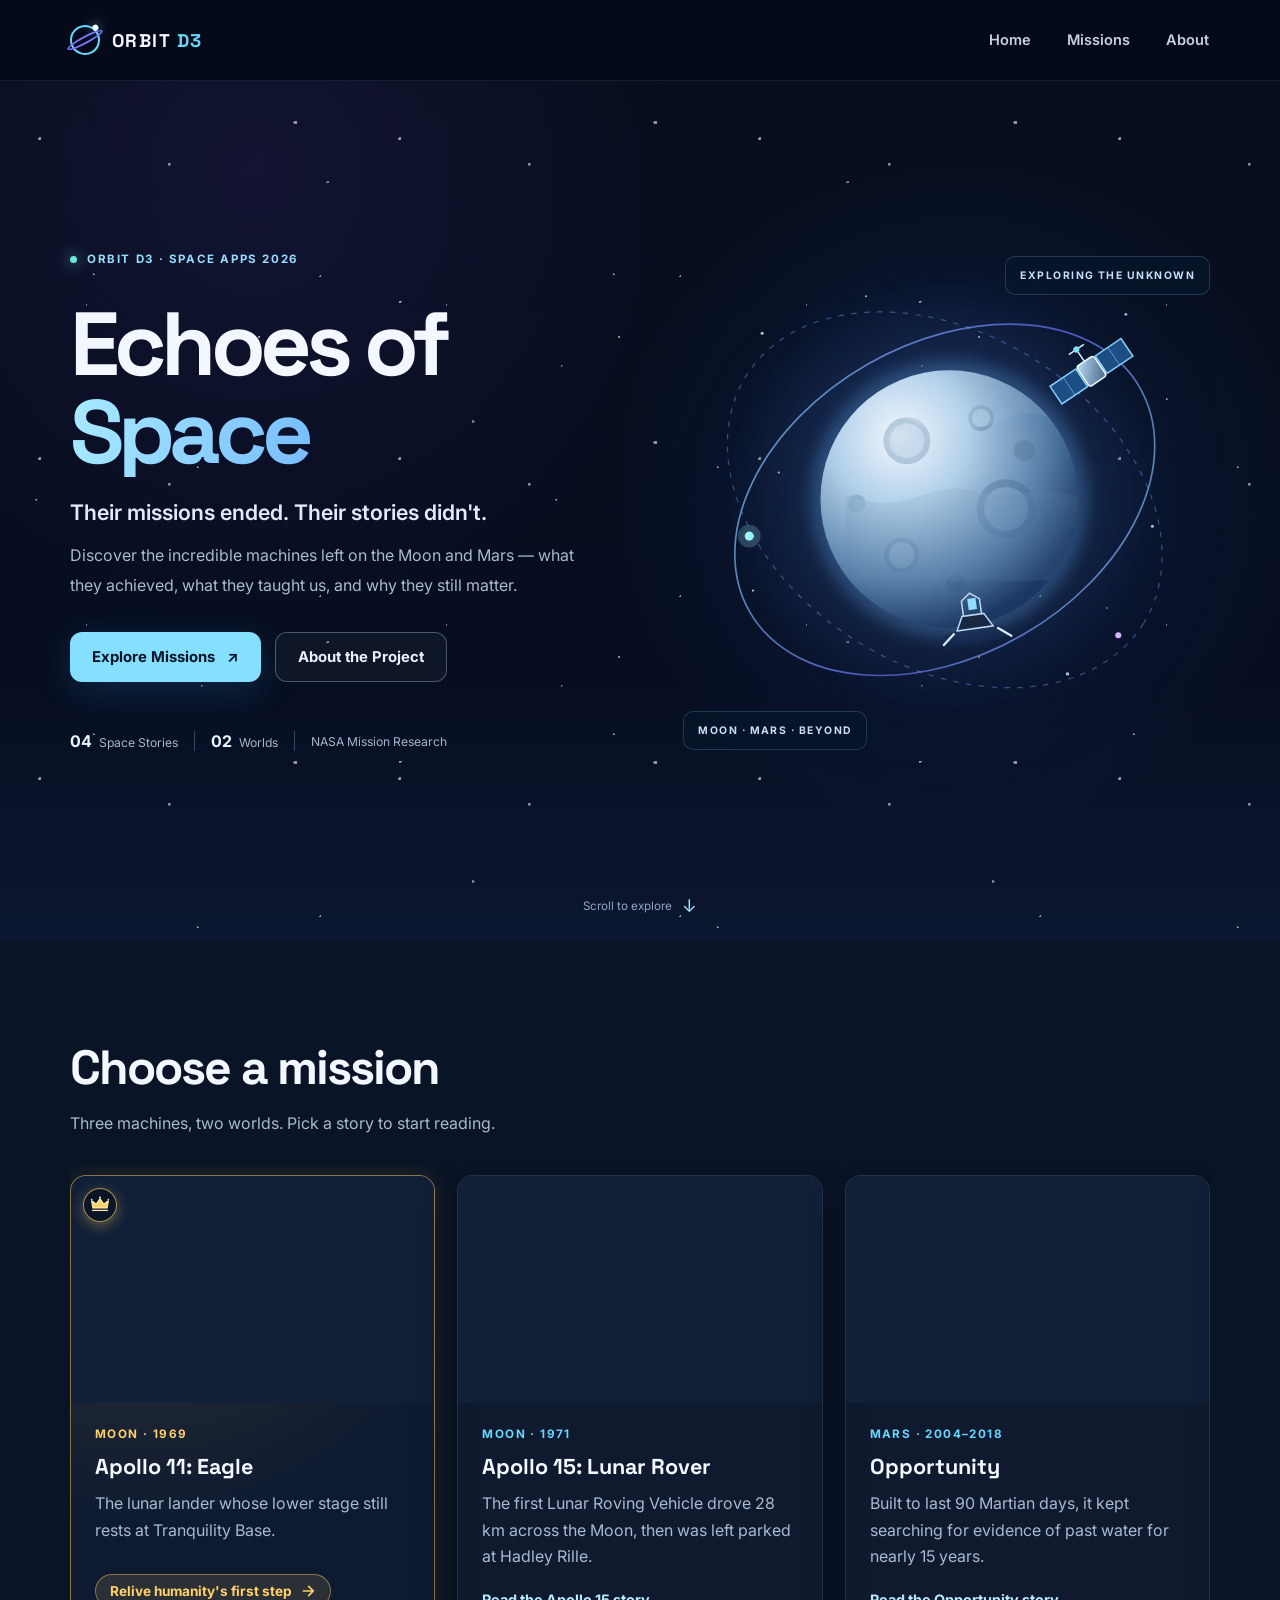
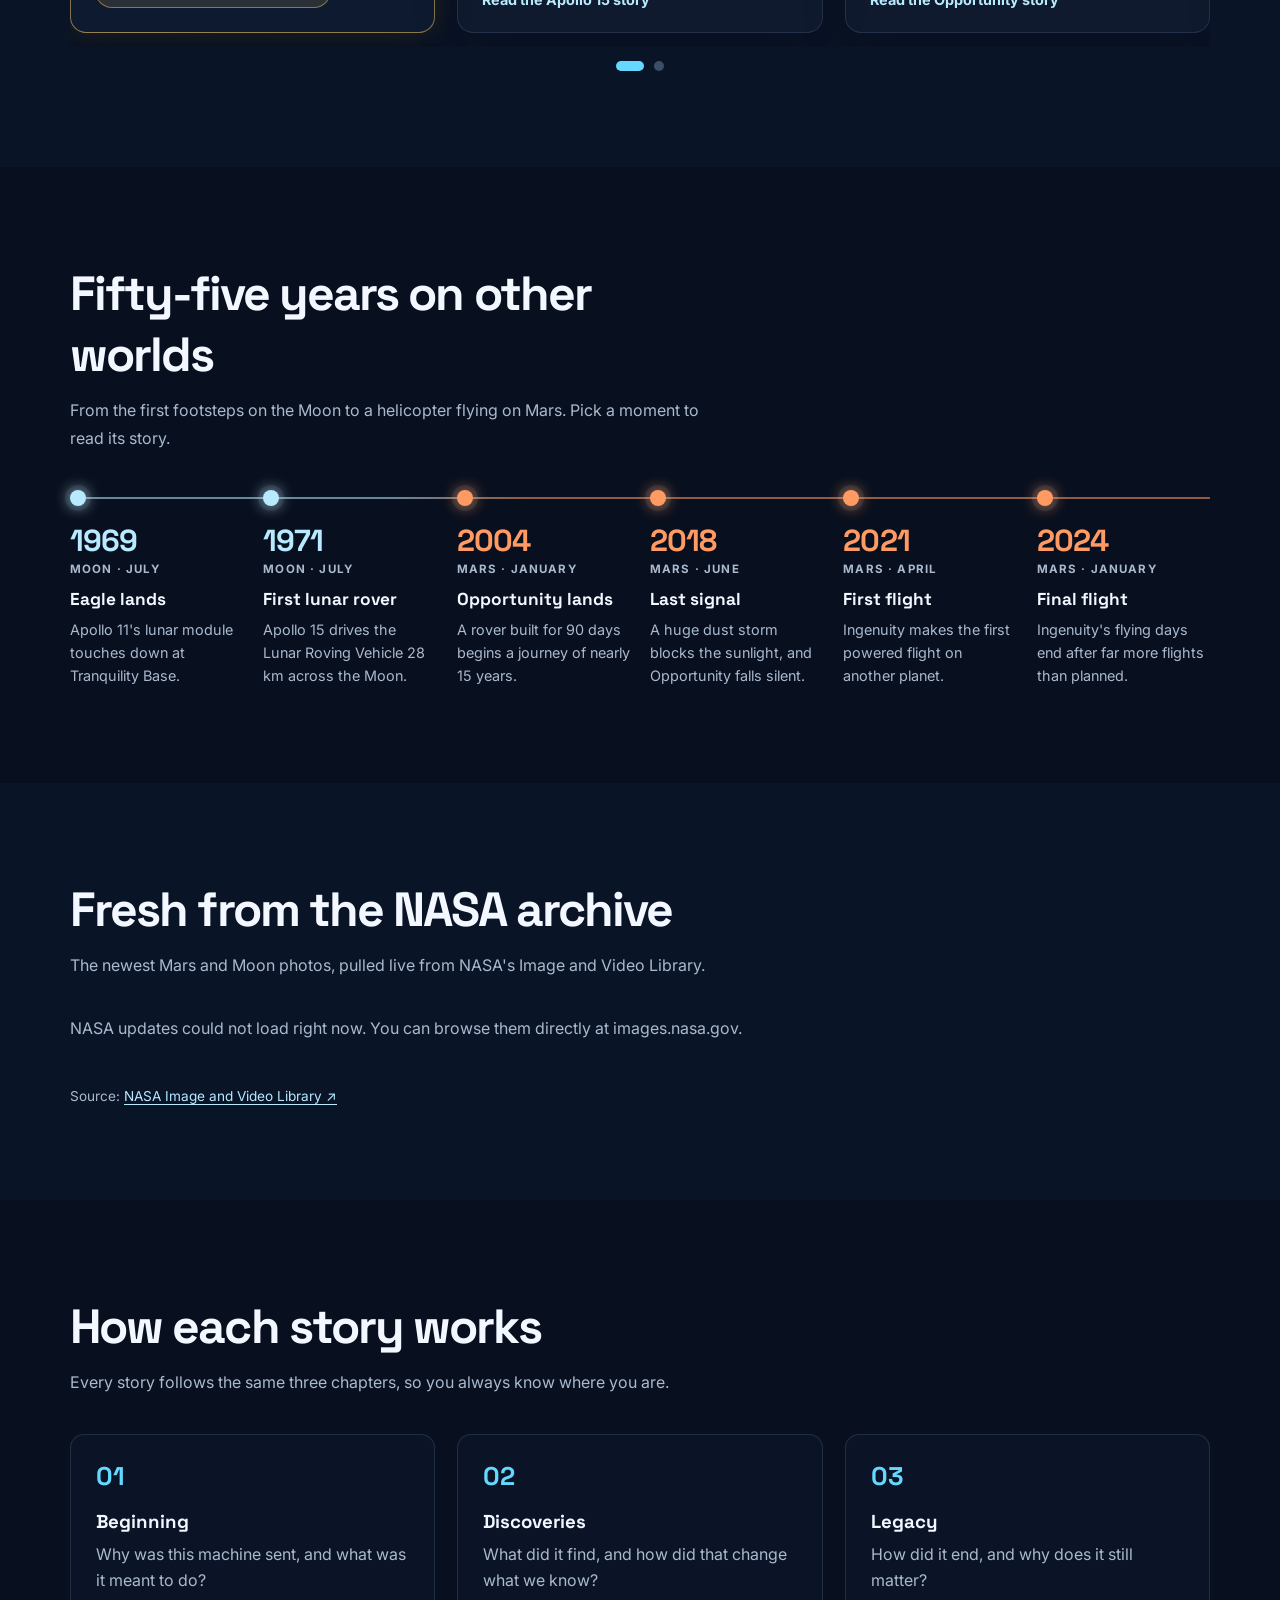
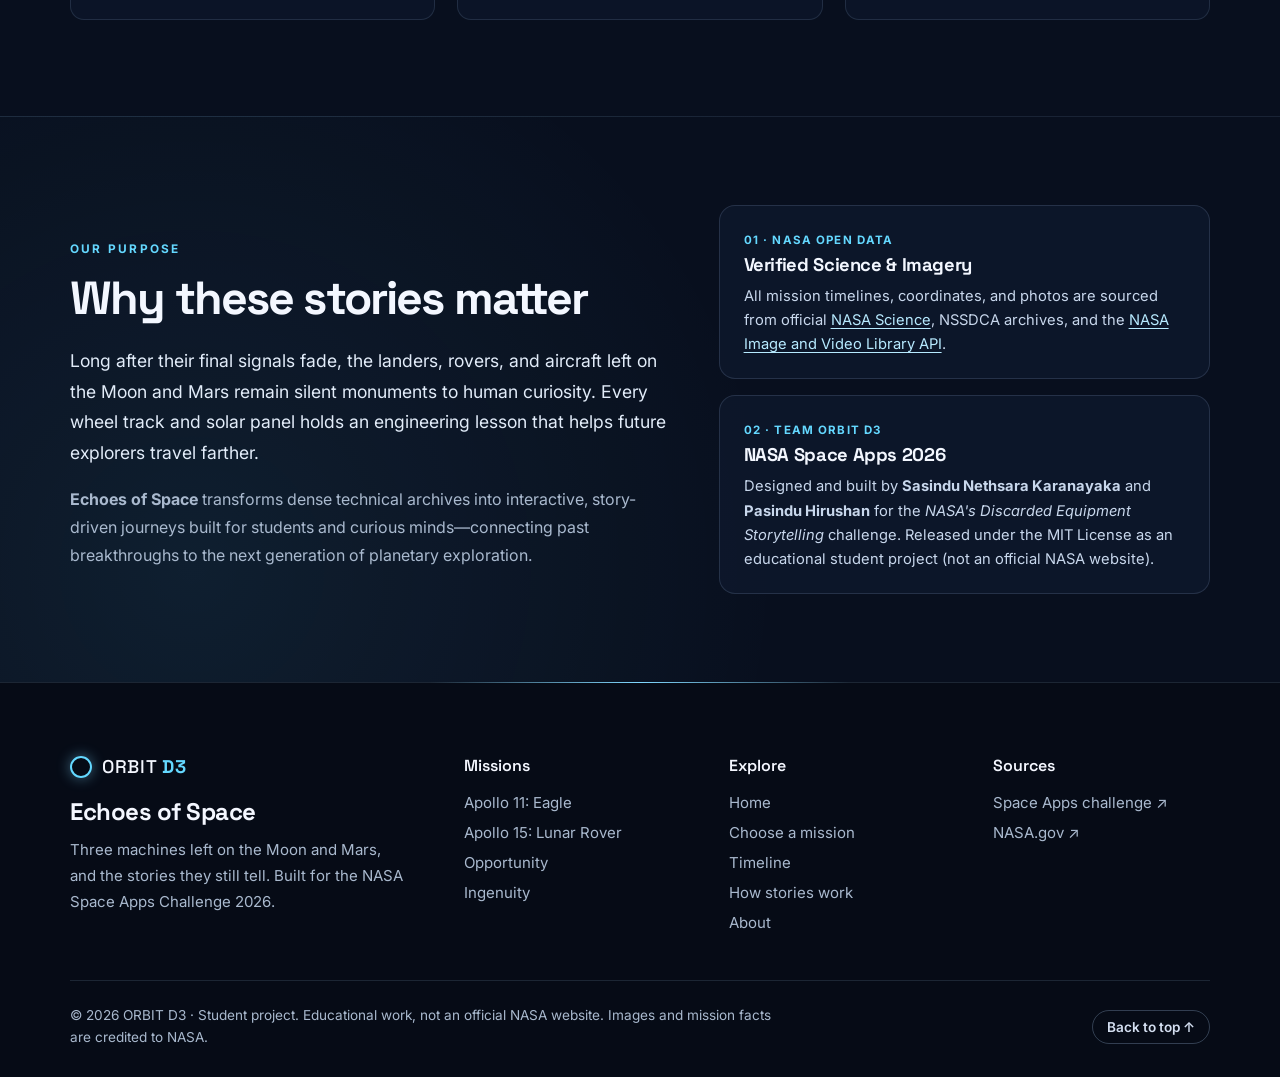
<file: index.html>
<!DOCTYPE html>
<html lang="en">

<head>
  <meta charset="UTF-8">
  <meta name="viewport" content="width=device-width, initial-scale=1.0">

  <meta name="description" content="Explore the stories of spacecraft left on the Moon and Mars.">

  <title>Echoes of Space | ORBIT D3</title>

  <!-- Shared Google Fonts -->
  <link rel="preconnect" href="https://fonts.googleapis.com">
  <link rel="preconnect" href="https://fonts.gstatic.com" crossorigin>

  <link
    href="https://fonts.googleapis.com/css2?family=Inter:wght@400;500;600;700&family=Space+Grotesk:wght@400;500;600;700&display=swap"
    rel="stylesheet">

  <link rel="stylesheet" href="css/global.css">
  <link rel="stylesheet" href="css/hero.css">
  <link rel="stylesheet" href="css/home.css">
  <link rel="stylesheet" href="css/footer.css">

  <script src="js/navigation.js" defer></script>
  <script src="js/cards-carousel.js" defer></script>
  <script src="js/nasa-news.js" defer></script>
</head>

<body>

  <!-- MEMBER 1: NAVBAR -->
  <header class="site-header">
    <div class="container nav-bar">

      <a href="#home" class="brand" aria-label="ORBIT D3 Home">
        <span class="brand-mark" aria-hidden="true"></span>
        <span>ORBIT <strong>D3</strong></span>
      </a>

      <button class="menu-toggle" type="button" aria-label="Open navigation" aria-expanded="false"
        aria-controls="primary-navigation">
        <span></span>
        <span></span>
        <span></span>
      </button>

      <nav id="primary-navigation" class="site-nav" aria-label="Main navigation">

        <a href="#home" class="nav-link">Home</a>
        <a href="#missions" class="nav-link">Missions</a>
        <a href="#about" class="nav-link">About</a>

      </nav>
    </div>
  </header>

  <main>


    <section id="home" class="hero" aria-labelledby="hero-title">

      <div class="hero-stars" aria-hidden="true"></div>

      <div class="container hero-layout">

        <div class="hero-content">

          <p class="eyebrow">
            <span class="eyebrow-dot"></span>
            ORBIT D3 · SPACE APPS 2026
          </p>

          <h1 id="hero-title">
            Echoes of <span>Space</span>
          </h1>

          <p class="hero-lead">
            Their missions ended. Their stories didn't.
          </p>

          <p class="hero-description">
            Discover the incredible machines left on
            the Moon and Mars — what they achieved,
            what they taught us, and why they still matter.
          </p>

          <div class="hero-actions">

            <a href="#missions" class="button button-primary">
              Explore Missions
              <span aria-hidden="true">↗</span>
            </a>

            <a href="#about" class="button button-secondary">
              About the Project
            </a>

          </div>

          <div class="hero-highlights">
            <span><strong>04</strong> Space Stories</span>
            <span class="highlight-divider"></span>
            <span><strong>02</strong> Worlds</span>
            <span class="highlight-divider"></span>
            <span>NASA Mission Research</span>
          </div>

        </div>

        <div class="hero-visual">

          <div class="visual-halo"></div>

          <img src="assets/images/hero-space.svg" alt="Artistic Moon and spacecraft illustration" class="hero-image"
            width="700" height="650">

          <div class="visual-label visual-label-top">
            EXPLORING THE UNKNOWN
          </div>

          <div class="visual-label visual-label-bottom">
            MOON · MARS · BEYOND
          </div>

        </div>

      </div>

      <a href="#missions" class="scroll-hint">
        Scroll to explore
        <span aria-hidden="true">↓</span>
      </a>

    </section>

    <!-- MISSIONS -->
    <section class="section" id="missions">
      <div class="container">
        <div class="section-heading">
          <h2>Choose a mission</h2>
          <p class="muted">Three machines, two worlds. Pick a story to start reading.</p>
        </div>

        <div class="cards">

          <article class="card card-golden">
            <!-- Corner Golden Crown -->
            <div class="golden-crown" aria-hidden="true" title="Historic First Moon Landing">
              <svg viewBox="0 0 24 24" fill="none" xmlns="http://www.w3.org/2000/svg">
                <path d="M2.5 18.5H21.5M3.5 15.5L2 7L7.5 11L12 4.5L16.5 11L22 7L20.5 15.5H3.5Z" fill="#ffd166" stroke="#ffeaac"
                  stroke-width="1.5" stroke-linejoin="round" />
                <circle cx="12" cy="3" r="1.2" fill="#fff3c4" />
                <circle cx="2" cy="5.5" r="1" fill="#fff3c4" />
                <circle cx="22" cy="5.5" r="1" fill="#fff3c4" />
              </svg>
            </div>
          
            <div class="thumb">
              <img
                src="https://assets.science.nasa.gov/dynamicimage/assets/science/psd/lunar-science/2023/09/as11-40-5927_orig.jpg"
                alt="Apollo 11's Eagle lunar module standing on the Moon, photographed by NASA" loading="lazy"
                onerror="this.remove()">
            </div>
            <div class="card-body">
              <span class="tag">Moon · 1969</span>
              <h3>Apollo 11: Eagle</h3>
              <p>The lunar lander whose lower stage still rests at Tranquility Base.</p>
              <a class="read read-golden" href="stories/apollo/index.html">
                <span>Relive humanity's first step</span>
                <svg width="16" height="16" viewBox="0 0 24 24" fill="none" stroke="currentColor" stroke-width="2.5"
                  stroke-linecap="round" stroke-linejoin="round" aria-hidden="true">
                  <path d="M5 12h14M13 5l7 7-7 7" />
                </svg>
              </a>
            </div>
          </article>

          <article class="card">
            <div class="thumb">
              <img src="https://images-assets.nasa.gov/image/as15-85-11451/as15-85-11451~large.jpg"
                alt="Astronaut David Scott working at the Lunar Roving Vehicle on the edge of Hadley Rille, Apollo 15"
                loading="lazy" onerror="this.remove()">
            </div>
            <div class="card-body">
              <span class="tag">Moon · 1971</span>
              <h3>Apollo 15: Lunar Rover</h3>
              <p>The first Lunar Roving Vehicle drove 28 km across the Moon, then was left parked at Hadley Rille.</p>
              <a class="read" href="stories/apollo-15/index.html">Read the Apollo 15 story </a>
            </div>
          </article>

          <article class="card">
            <div class="thumb">
              <img src="https://d2pn8kiwq2w21t.cloudfront.net/original_images/jpegPIA18079.jpg"
                alt="Self-portrait of NASA's Opportunity rover on Mars" loading="lazy" onerror="this.remove()">
            </div>
            <div class="card-body">
              <span class="tag">Mars · 2004–2018</span>
              <h3>Opportunity</h3>
              <p>Built to last 90 Martian days, it kept searching for evidence of past water for nearly 15
                years.</p>
              <a class="read" href="stories/opportunity/index.html">Read the Opportunity story </a>
            </div>
          </article>

          <article class="card">
            <div class="thumb">
              <img
                src="https://assets.science.nasa.gov/dynamicimage/assets/science/psd/mars/downloadable_items/4/5/45936_1-PIA24541.jpg"
                alt="NASA's Ingenuity helicopter on the surface of Mars" loading="lazy" onerror="this.remove()">
            </div>
            <div class="card-body">
              <span class="tag">Mars · 2021–2024</span>
              <h3>Ingenuity</h3>
              <p>The small helicopter that proved powered flight is possible on another planet.</p>
              <a class="read" href="stories/ingenuity/index.html">Read the Ingenuity story </a>
            </div>
          </article>

        </div>
      </div>
    </section>

    <!-- TIMELINE -->
    <section class="section" id="timeline" aria-labelledby="timeline-title">
      <div class="container">
        <div class="section-heading">
          <h2 id="timeline-title">Fifty-five years on other worlds</h2>
          <p class="muted">From the first footsteps on the Moon to a helicopter flying on Mars. Pick a moment to read
            its
            story.</p>
        </div>

        <ol class="timeline">

          <li class="tl-item tl-moon">
            <span class="tl-year">1969</span>
            <span class="tl-meta">Moon · July</span>
            <h3><a href="stories/apollo/index.html">Eagle lands</a></h3>
            <p>Apollo 11's lunar module touches down at Tranquility Base.</p>
          </li>

          <li class="tl-item tl-moon">
            <span class="tl-year">1971</span>
            <span class="tl-meta">Moon · July</span>
            <h3><a href="stories/apollo-15/index.html">First lunar rover</a></h3>
            <p>Apollo 15 drives the Lunar Roving Vehicle 28 km across the Moon.</p>
          </li>

          <li class="tl-item tl-mars">
            <span class="tl-year">2004</span>
            <span class="tl-meta">Mars · January</span>
            <h3><a href="stories/opportunity/index.html">Opportunity lands</a></h3>
            <p>A rover built for 90 days begins a journey of nearly 15 years.</p>
          </li>

          <li class="tl-item tl-mars">
            <span class="tl-year">2018</span>
            <span class="tl-meta">Mars · June</span>
            <h3><a href="stories/opportunity/index.html">Last signal</a></h3>
            <p>A huge dust storm blocks the sunlight, and Opportunity falls silent.</p>
          </li>

          <li class="tl-item tl-mars">
            <span class="tl-year">2021</span>
            <span class="tl-meta">Mars · April</span>
            <h3><a href="stories/ingenuity/index.html">First flight</a></h3>
            <p>Ingenuity makes the first powered flight on another planet.</p>
          </li>

          <li class="tl-item tl-mars">
            <span class="tl-year">2024</span>
            <span class="tl-meta">Mars · January</span>
            <h3><a href="stories/ingenuity/index.html">Final flight</a></h3>
            <p>Ingenuity's flying days end after far more flights than planned.</p>
          </li>

        </ol>
      </div>
    </section>

    <!-- NASA NEWS (live from NASA API) -->
    <section class="section" id="news" aria-labelledby="news-title">
      <div class="container">
        <div class="section-heading">
          <h2 id="news-title">Fresh from the NASA archive</h2>
          <p class="muted">The newest Mars and Moon photos, pulled live from NASA's Image and Video Library.</p>
        </div>

        <p id="news-status" class="news-status" role="status" aria-live="polite">Loading the latest from NASA…</p>

        <div id="news-grid" class="news-grid"></div>

        <p class="news-credit">
          Source: <a href="https://images.nasa.gov" target="_blank" rel="noopener noreferrer">NASA Image and Video
            Library<span class="sr-only"> (opens in a new tab)</span> ↗</a>
        </p>
      </div>
    </section>

    <!-- HOW IT WORKS -->
    <section class="section" id="how">
      <div class="container">
        <div class="section-heading">
          <h2>How each story works</h2>
          <p class="muted">Every story follows the same three chapters, so you always know where you are.</p>
        </div>
        <ol class="steps">
          <li>
            <h3>Beginning</h3>
            <p>Why was this machine sent, and what was it meant to do?</p>
          </li>
          <li>
            <h3>Discoveries</h3>
            <p>What did it find, and how did that change what we know?</p>
          </li>
          <li>
            <h3>Legacy</h3>
            <p>How did it end, and why does it still matter?</p>
          </li>
        </ol>
      </div>
    </section>



    <section id="about" class="about-section" aria-labelledby="about-heading">
      <div class="container about-grid">
        <div class="about-main">
          <p class="section-kicker">OUR PURPOSE</p>
          <h2 id="about-heading">Why these stories matter</h2>
          <p class="about-lead">
            Long after their final signals fade, the landers, rovers, and aircraft left on the Moon and Mars
            remain silent monuments to human curiosity. Every wheel track and solar panel holds an engineering
            lesson that helps future explorers travel farther.
          </p>
          <p class="about-body">
            <strong>Echoes of Space</strong> transforms dense technical archives into interactive, story-driven
            journeys built for students and curious minds—connecting past breakthroughs to the next generation
            of planetary exploration.
          </p>
        </div>
    
        <div class="about-cards">
          <div class="about-card">
            <span class="about-card-tag">01 · NASA Open Data</span>
            <h3>Verified Science &amp; Imagery</h3>
            <p>
              All mission timelines, coordinates, and photos are sourced from official
              <a href="https://science.nasa.gov/" target="_blank" rel="noopener noreferrer">NASA Science</a>,
              NSSDCA archives, and the
              <a href="https://images.nasa.gov/" target="_blank" rel="noopener noreferrer">NASA Image and Video Library
                API</a>.
            </p>
          </div>
    
          <div class="about-card">
            <span class="about-card-tag">02 · Team ORBIT D3</span>
            <h3>NASA Space Apps 2026</h3>
            <p>
              Designed and built by <strong>Sasindu Nethsara Karanayaka</strong> and
              <strong>Pasindu Hirushan</strong> for the <em>NASA's Discarded Equipment Storytelling</em> challenge.
              Released under the MIT License as an educational student project (not an official NASA website).
            </p>
          </div>
        </div>
      </div>
    </section>

  </main>


  <footer class="site-footer" aria-labelledby="footer-title">
    <div class="container">

      <div class="footer-top">

        <div class="footer-brand">
          <a href="#home" class="footer-logo" aria-label="ORBIT D3 Home">
            <span class="footer-logo-mark" aria-hidden="true"></span>
            <span>ORBIT <strong>D3</strong></span>
          </a>
          <h2 id="footer-title" class="footer-title">Echoes of Space</h2>
          <p class="footer-text">
            Three machines left on the Moon and Mars, and the stories
            they still tell. Built for the NASA Space Apps Challenge 2026.
          </p>
        </div>

        <nav class="footer-col" aria-label="Missions">
          <h3>Missions</h3>
          <ul>
            <li><a href="stories/apollo/index.html">Apollo 11: Eagle</a></li>
            <li><a href="stories/apollo-15/index.html">Apollo 15: Lunar Rover</a></li>
            <li><a href="stories/opportunity/index.html">Opportunity</a></li>
            <li><a href="stories/ingenuity/index.html">Ingenuity</a></li>
          </ul>
        </nav>

        <nav class="footer-col" aria-label="Explore the site">
          <h3>Explore</h3>
          <ul>
            <li><a href="#home">Home</a></li>
            <li><a href="#missions">Choose a mission</a></li>
            <li><a href="#timeline">Timeline</a></li>
            <li><a href="#how">How stories work</a></li>
            <li><a href="#about">About</a></li>
          </ul>
        </nav>

        <nav class="footer-col" aria-label="Sources">
          <h3>Sources</h3>
          <ul>
            <li>
              <a href="https://www.spaceappschallenge.org/2026/challenges/nasas-discarded-equipment-storytelling/?tab=resources"
                target="_blank" rel="noopener noreferrer">
                Space Apps challenge<span class="sr-only"> (opens in a new tab)</span> ↗
              </a>
            </li>
            <li>
              <a href="https://www.nasa.gov" target="_blank" rel="noopener noreferrer">
                NASA.gov<span class="sr-only"> (opens in a new tab)</span> ↗
              </a>
            </li>
          </ul>
        </nav>

      </div>

      <div class="footer-bottom">
        <p>
          © 2026 ORBIT D3 · Student project. Educational work, not an official
          NASA website. Images and mission facts are credited to NASA.
        </p>
        <a href="#home" class="back-to-top">Back to top <span aria-hidden="true">↑</span></a>
      </div>

    </div>
  </footer>

</body>

</html>
</file>
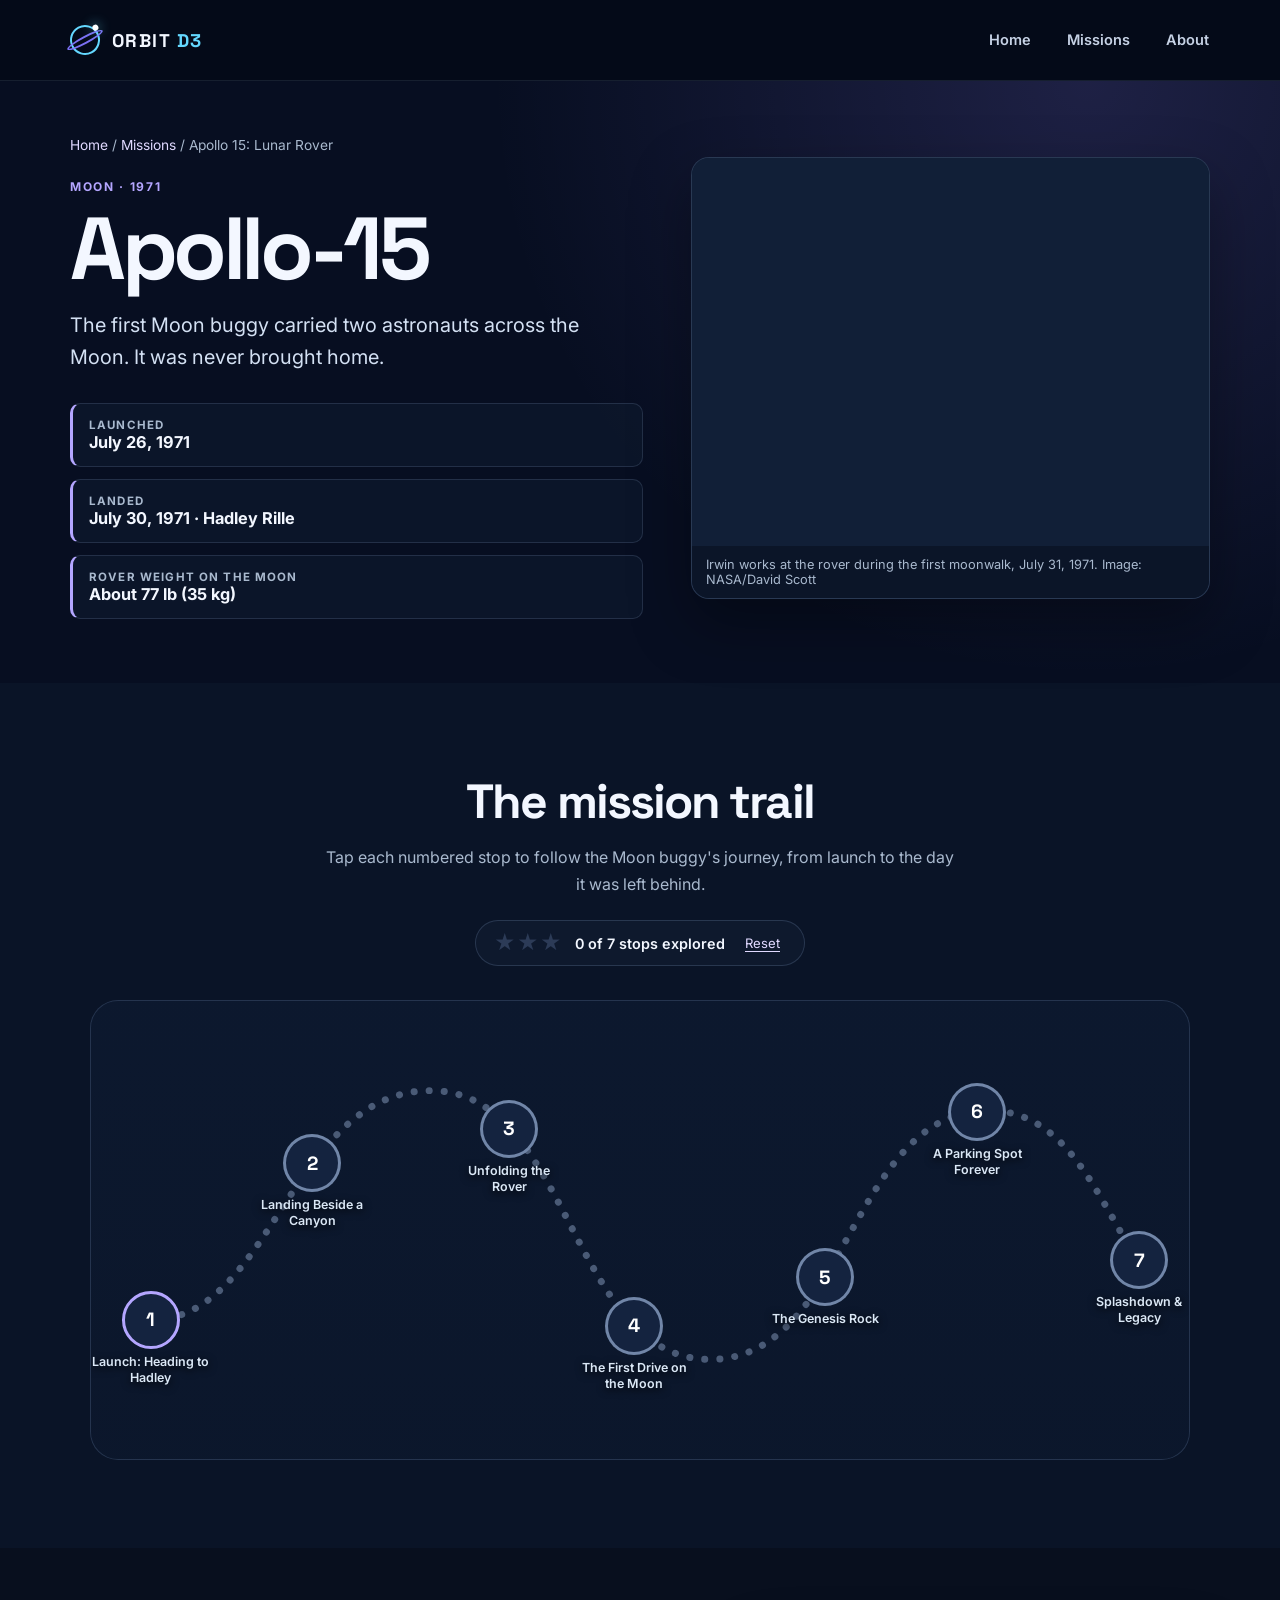
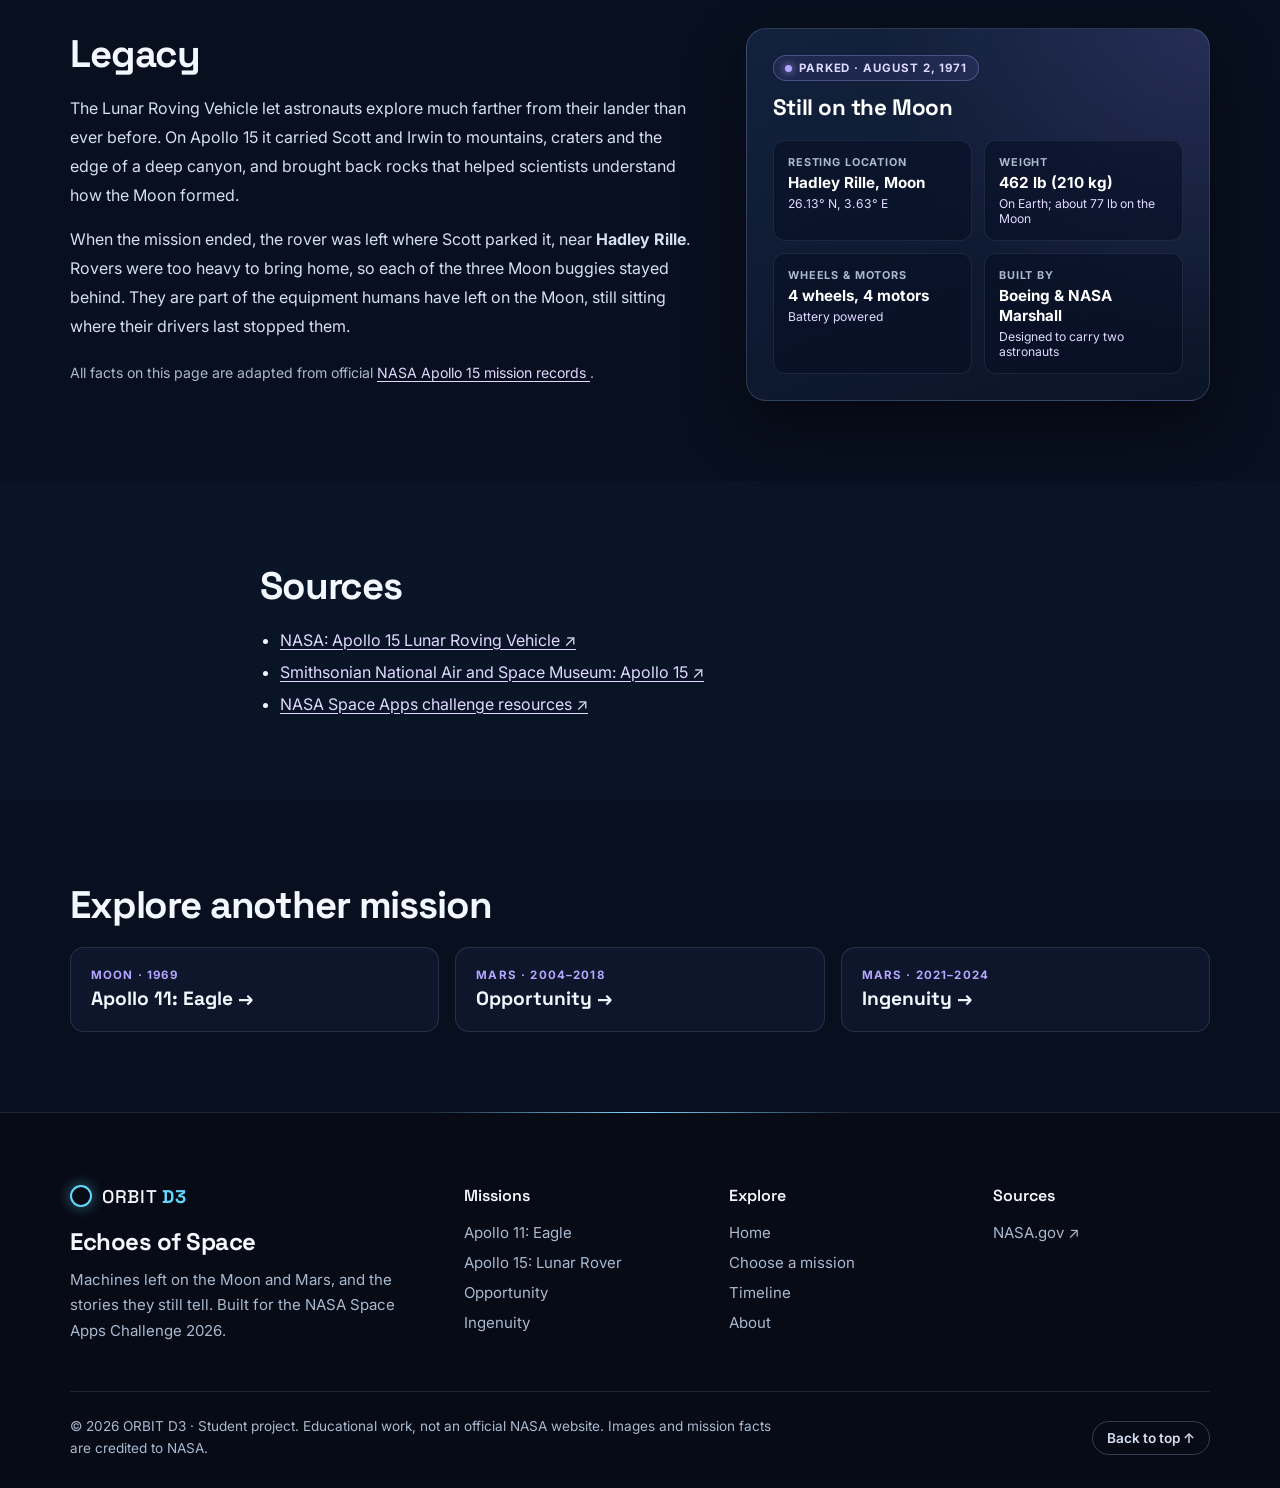
<file: stories/apollo-15/index.html>
<!DOCTYPE html>
<html lang="en">

<head>
    <meta charset="UTF-8">
    <meta name="viewport" content="width=device-width, initial-scale=1.0">
    <meta name="description"
        content="Apollo 15: the first Moon buggy, driven on the Moon in 1971 and left behind at Hadley Rille.">
    <title>Apollo 15: Lunar Rover | Echoes of Space | ORBIT D3</title>

    <link rel="preconnect" href="https://fonts.googleapis.com">
    <link rel="preconnect" href="https://fonts.gstatic.com" crossorigin>
    <link
        href="https://fonts.googleapis.com/css2?family=Inter:wght@400;500;600;700&family=Space+Grotesk:wght@400;500;600;700&display=swap"
        rel="stylesheet">

    <link rel="stylesheet" href="../../css/global.css">
    <link rel="stylesheet" href="../../css/hero.css"> <!-- navbar styles -->
    <link rel="stylesheet" href="../../css/story.css">
    <link rel="stylesheet" href="style.css">
    <link rel="stylesheet" href="../../css/footer.css">

    <script src="../../js/navigation.js" defer></script>

    <script src="script.js" defer></script>
    <script src="../../js/story.js" defer></script>
    <script src="../../js/gallery.js" defer></script>
    <script src="../../js/reveal.js" defer></script>

</head>

<body class="story-page">

    <!-- NAVBAR -->
    <header class="site-header">
        <div class="container nav-bar">
            <a href="../../index.html" class="brand" aria-label="ORBIT D3 Home">
                <span class="brand-mark" aria-hidden="true"></span>
                <span>ORBIT <strong>D3</strong></span>
            </a>

            <button class="menu-toggle" type="button" aria-label="Open navigation" aria-expanded="false"
                aria-controls="primary-navigation">
                <span></span><span></span><span></span>
            </button>

            <nav id="primary-navigation" class="site-nav" aria-label="Main navigation">
                <a href="../../index.html" class="nav-link">Home</a>
                <a href="../../index.html#missions" class="nav-link">Missions</a>
                <a href="../../index.html#about" class="nav-link">About</a>
            </nav>
        </div>
    </header>

    <main>

        <!-- STORY HERO -->
        <section class="story-hero" aria-labelledby="story-title">
            <div class="container story-hero-grid">

                <div>
                    <p class="crumbs"><a href="../../index.html">Home</a> / <a
                            href="../../index.html#missions">Missions</a> / Apollo 15: Lunar Rover</p>
                    <span class="story-tag">Moon · 1971</span>
                    <h1 id="story-title">Apollo-15</h1>
                    <p class="story-lead">
                        The first Moon buggy carried two astronauts across the Moon. It was never brought home.
                    </p>

                    <ul class="fact-row">
                        <li class="fact"><small>Launched</small><strong>July 26, 1971</strong></li>
                        <li class="fact"><small>Landed</small><strong>July 30, 1971 · Hadley Rille</strong></li>
                        <li class="fact"><small>Rover weight on the Moon</small><strong>About 77 lb (35 kg)</strong>
                        </li>
                    </ul>
                </div>

                <figure class="story-figure" id="story-gallery">
                    <div class="gallery-stage">
                        <!-- fallback: JS awulak unoth meka penenawa -->
                        <img src="https://images-assets.nasa.gov/image/as15-85-11451/as15-85-11451~large.jpg"
                            alt="Astronaut David Scott at the lunar rover parked on the edge of Hadley Rille"
                            onerror="this.remove()">
                    </div>
                    <figcaption>
                        <span class="gallery-caption">David Scott at the rover on the edge of Hadley Rille, July 31,
                            1971. Image: NASA/James Irwin</span>
                        <span class="gallery-dots" role="group" aria-label="Choose photo"></span>
                    </figcaption>
                </figure>

            </div>
        </section>

        <!-- MISSION TRAIL (level map) -->
        <section class="trail-section" id="trail" aria-labelledby="trail-title">
            <div class="container">

                <div class="trail-head">
                    <h2 id="trail-title">The mission trail</h2>
                    <p class="muted">Tap each numbered stop to follow the Moon buggy's journey, from launch to the
                        day it was left behind.</p>

                    <div class="trail-progress-bar">
                        <div class="stars" aria-hidden="true"><span>★</span><span>★</span><span>★</span></div>
                        <p id="progress-text" aria-live="polite">0 of 7 stops explored</p>
                        <button id="trail-reset" class="link-button" type="button">Reset</button>
                    </div>
                </div>

                <div class="trail-map">
                    <svg viewBox="0 0 360 940" aria-hidden="true" focusable="false">
                        <path class="trail-base"
                            d="M 70 50 C 330 50 330 190 180 190 C 30 190 30 330 180 330 C 330 330 330 470 180 470 C 30 470 30 610 180 610 C 330 610 330 750 180 750 C 30 750 30 890 180 890" />
                        <path class="trail-progress"
                            d="M 70 50 C 330 50 330 190 180 190 C 30 190 30 330 180 330 C 330 330 330 470 180 470 C 30 470 30 610 180 610 C 330 610 330 750 180 750 C 30 750 30 890 180 890" />
                    </svg>
                    <div class="trail-nodes"></div>
                </div>

                <p class="trail-done" id="trail-done" hidden>
                    ★ Mission complete! You followed the Moon buggy all the way to its final parking spot.
                </p>

            </div>
        </section>

        <!-- LEGACY -->
        <section class="story-section" id="legacy" aria-labelledby="legacy-title">
            <div class="container legacy-grid">
                <div class="legacy-content">
                    <h2 id="legacy-title">Legacy</h2>
                    
                    <p>
                        The Lunar Roving Vehicle let astronauts explore much farther from their lander than ever
                        before. On Apollo 15 it carried Scott and Irwin to mountains, craters and the edge of a deep
                        canyon, and brought back rocks that helped scientists understand how the Moon formed.
                    </p>
                    <p>
                        When the mission ended, the rover was left where Scott parked it, near
                        <strong>Hadley Rille</strong>. Rovers were too heavy to bring home, so each of the three Moon
                        buggies stayed behind. They are part of the equipment humans have left on the Moon, still
                        sitting where their drivers last stopped them.
                    </p>
                    <p class="note">
                        All facts on this page are adapted from official
                        <a href="https://www.nasa.gov/image-detail/amf-7022567/" target="_blank"
                            rel="noopener noreferrer">
                            NASA Apollo 15 mission records
                        </a>.
                    </p>
                </div>

                <aside class="legacy-card" aria-label="Apollo 15 lunar rover record">
                    <div class="legacy-card-head">
                        <span class="status-pill">
                            <span class="status-dot"></span> Parked · August 2, 1971
                        </span>
                        <h3>Still on the Moon</h3>
                    </div>

                    <div class="legacy-stats-grid">
                        <div class="stat-box">
                            <small>Resting Location</small>
                            <strong>Hadley Rille, Moon</strong>
                            <span>26.13° N, 3.63° E</span>
                        </div>
                        <div class="stat-box">
                            <small>Weight</small>
                            <strong>462 lb (210 kg)</strong>
                            <span>On Earth; about 77 lb on the Moon</span>
                        </div>
                        <div class="stat-box">
                            <small>Wheels & Motors</small>
                            <strong>4 wheels, 4 motors</strong>
                            <span>Battery powered</span>
                        </div>
                        <div class="stat-box">
                            <small>Built By</small>
                            <strong>Boeing & NASA Marshall</strong>
                            <span>Designed to carry two astronauts</span>
                        </div>
                    </div>
                </aside>
            </div>
        </section>

        <!-- SOURCES -->
        <section class="story-section story-section-alt" id="sources" aria-labelledby="sources-title">
            <div class="container story-text">
                <h2 id="sources-title">Sources</h2>
                <ul class="source-list">
                    <li><a href="https://www.nasa.gov/image-detail/amf-7022567/" target="_blank"
                            rel="noopener noreferrer">NASA: Apollo 15 Lunar Roving Vehicle<span class="sr-only"> (opens
                                in a new tab)</span> ↗</a></li>
                    <li><a href="https://airandspace.si.edu/apollo-missions/apollo-15" target="_blank"
                            rel="noopener noreferrer">Smithsonian National Air and Space Museum: Apollo 15<span
                                class="sr-only"> (opens in a new tab)</span> ↗</a></li>
                    <li><a href="https://www.spaceappschallenge.org/2026/challenges/nasas-discarded-equipment-storytelling/?tab=resources"
                            target="_blank" rel="noopener noreferrer">NASA Space Apps challenge resources<span
                                class="sr-only"> (opens in a new tab)</span> ↗</a></li>
                </ul>
            </div>
        </section>

        <!-- OTHER MISSIONS -->
        <section class="story-section" aria-labelledby="more-title">
            <div class="container">
                <h2 id="more-title">Explore another mission</h2>
                <div class="more-links">
                    <a class="more-card" href="../apollo/index.html"><small>Moon · 1969</small><strong>Apollo 11: Eagle
                            →</strong></a>
                    <a class="more-card" href="../opportunity/index.html"><small>Mars ·
                            2004–2018</small><strong>Opportunity
                            →</strong></a>
                    <a class="more-card" href="../ingenuity/index.html"><small>Mars · 2021–2024</small><strong>Ingenuity
                            →</strong></a>
                </div>
            </div>
        </section>

    </main>

    <!-- STOP POPUP -->
    <dialog id="stop-dialog" aria-labelledby="stop-title-text">
        <article class="stop-card">
            <button class="stop-close" id="stop-close" type="button" aria-label="Close">×</button>
            <p class="stop-step" id="stop-step"></p>
            <p class="stop-date" id="stop-date"></p>
            <button type="button" id="stop-listen" class="stop-listen" aria-pressed="false">
                <span class="icon" aria-hidden="true">🔊</span><span class="label">Listen</span>
            </button>
            <h2 id="stop-title-text"></h2>
            <p class="stop-text" id="stop-text"></p>
            <aside class="stop-fact"><strong>Did you know?</strong> <span id="stop-fact"></span></aside>
            
            <div class="stop-nav">
                <button type="button" id="stop-prev" class="stop-btn">← Previous</button>
                <button type="button" id="stop-next" class="stop-btn stop-btn-primary">Next →</button>
            </div>
        </article>
    </dialog>

    <!-- FOOTER -->
    <footer class="site-footer" aria-labelledby="footer-title">
        <div class="container">
            <div class="footer-top">
                <div class="footer-brand">
                    <a href="../../index.html" class="footer-logo" aria-label="ORBIT D3 Home">
                        <span class="footer-logo-mark" aria-hidden="true"></span>
                        <span>ORBIT <strong>D3</strong></span>
                    </a>
                    <h2 id="footer-title" class="footer-title">Echoes of Space</h2>
                    <p class="footer-text">Machines left on the Moon and Mars, and the stories they still tell.
                        Built for the NASA Space Apps Challenge 2026.</p>
                </div>

                <nav class="footer-col" aria-label="Missions">
                    <h3>Missions</h3>
                    <ul>
                        <li><a href="../apollo/index.html">Apollo 11: Eagle</a></li>
                        <li><a href="index.html">Apollo 15: Lunar Rover</a></li>
                        <li><a href="../opportunity/index.html">Opportunity</a></li>
                        <li><a href="../ingenuity/index.html">Ingenuity</a></li>
                    </ul>
                </nav>

                <nav class="footer-col" aria-label="Explore the site">
                    <h3>Explore</h3>
                    <ul>
                        <li><a href="../../index.html">Home</a></li>
                        <li><a href="../../index.html#missions">Choose a mission</a></li>
                        <li><a href="#timeline">Timeline</a></li>
                        <li><a href="../../index.html#about">About</a></li>
                    </ul>
                </nav>

                <nav class="footer-col" aria-label="Sources">
                    <h3>Sources</h3>
                    <ul>
                        <li><a href="https://www.nasa.gov" target="_blank" rel="noopener noreferrer">NASA.gov<span
                                    class="sr-only"> (opens in a new tab)</span> ↗</a></li>
                    </ul>
                </nav>
            </div>

            <div class="footer-bottom">
                <p>© 2026 ORBIT D3 · Student project. Educational work, not an official NASA website. Images and mission
                    facts are credited to NASA.</p>
                <a href="#top" class="back-to-top">Back to top <span aria-hidden="true">↑</span></a>
            </div>
        </div>
    </footer>

</body>

</html>
</file>
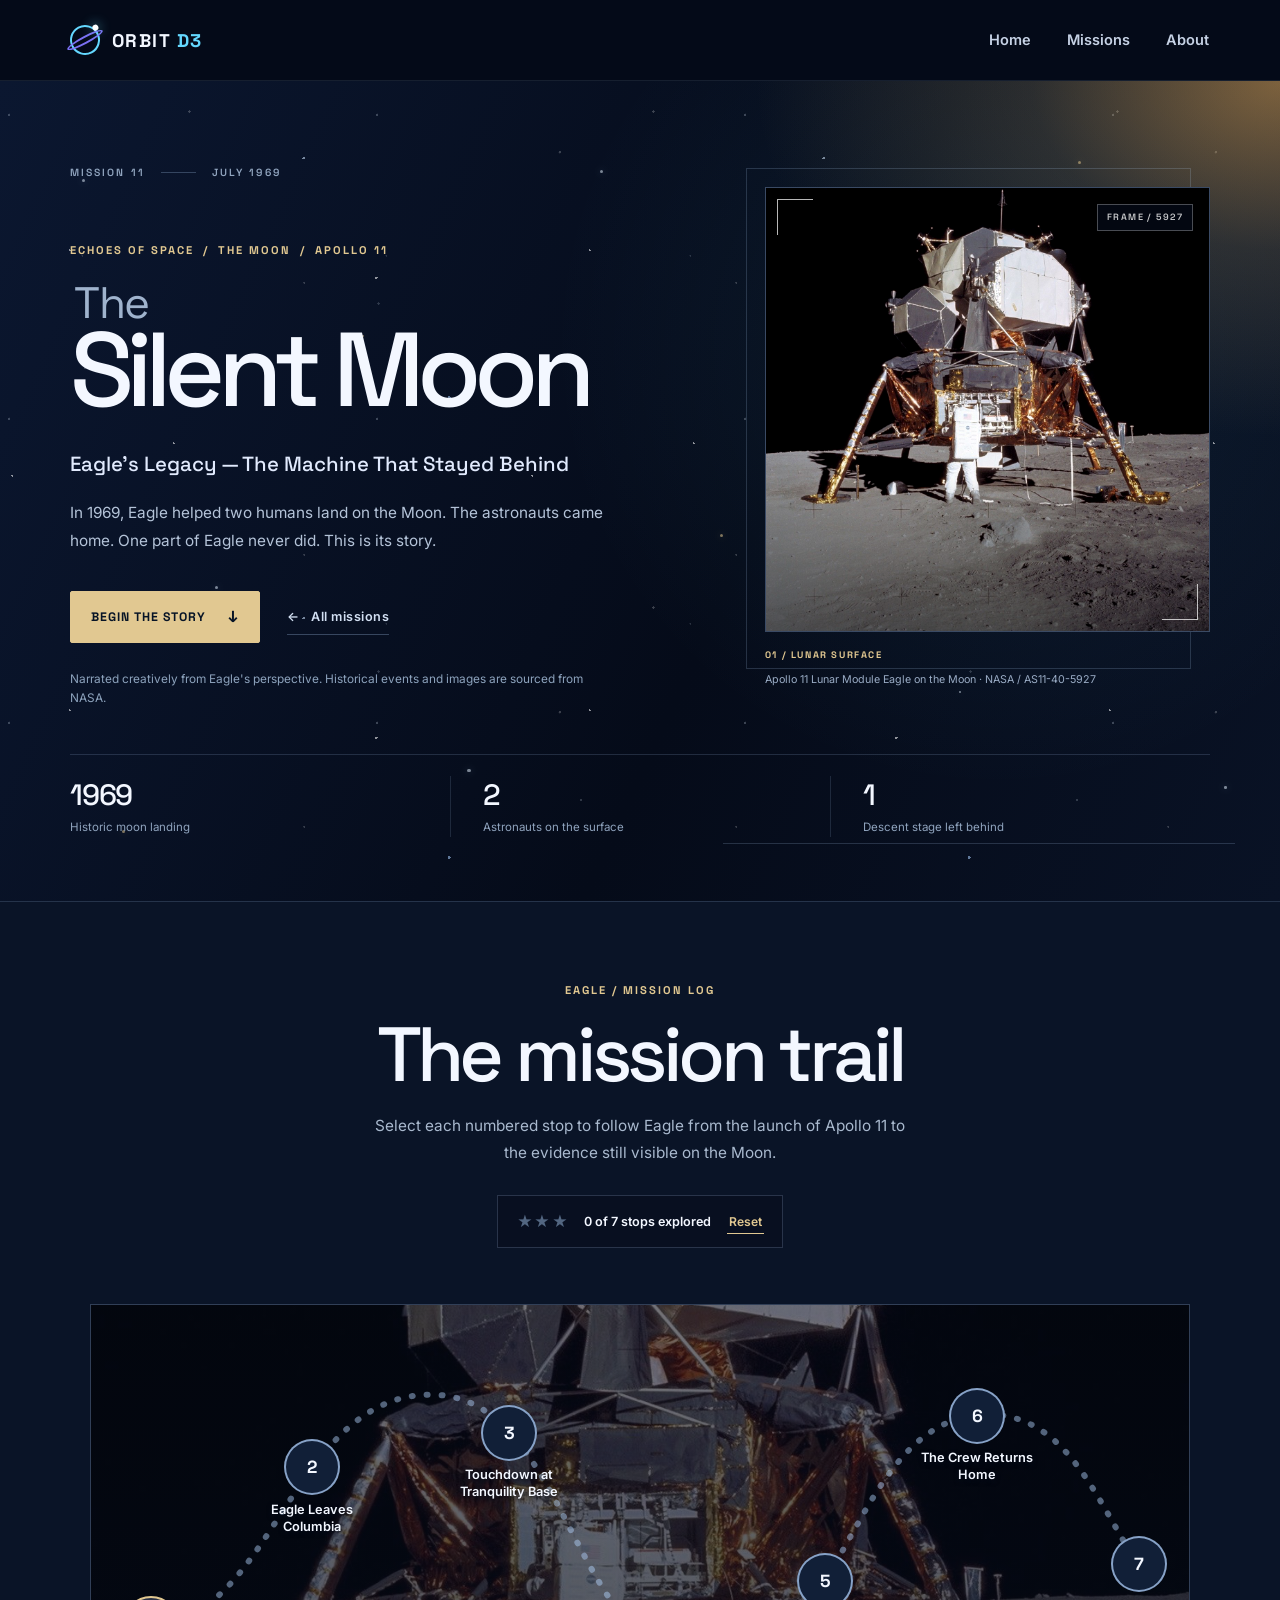
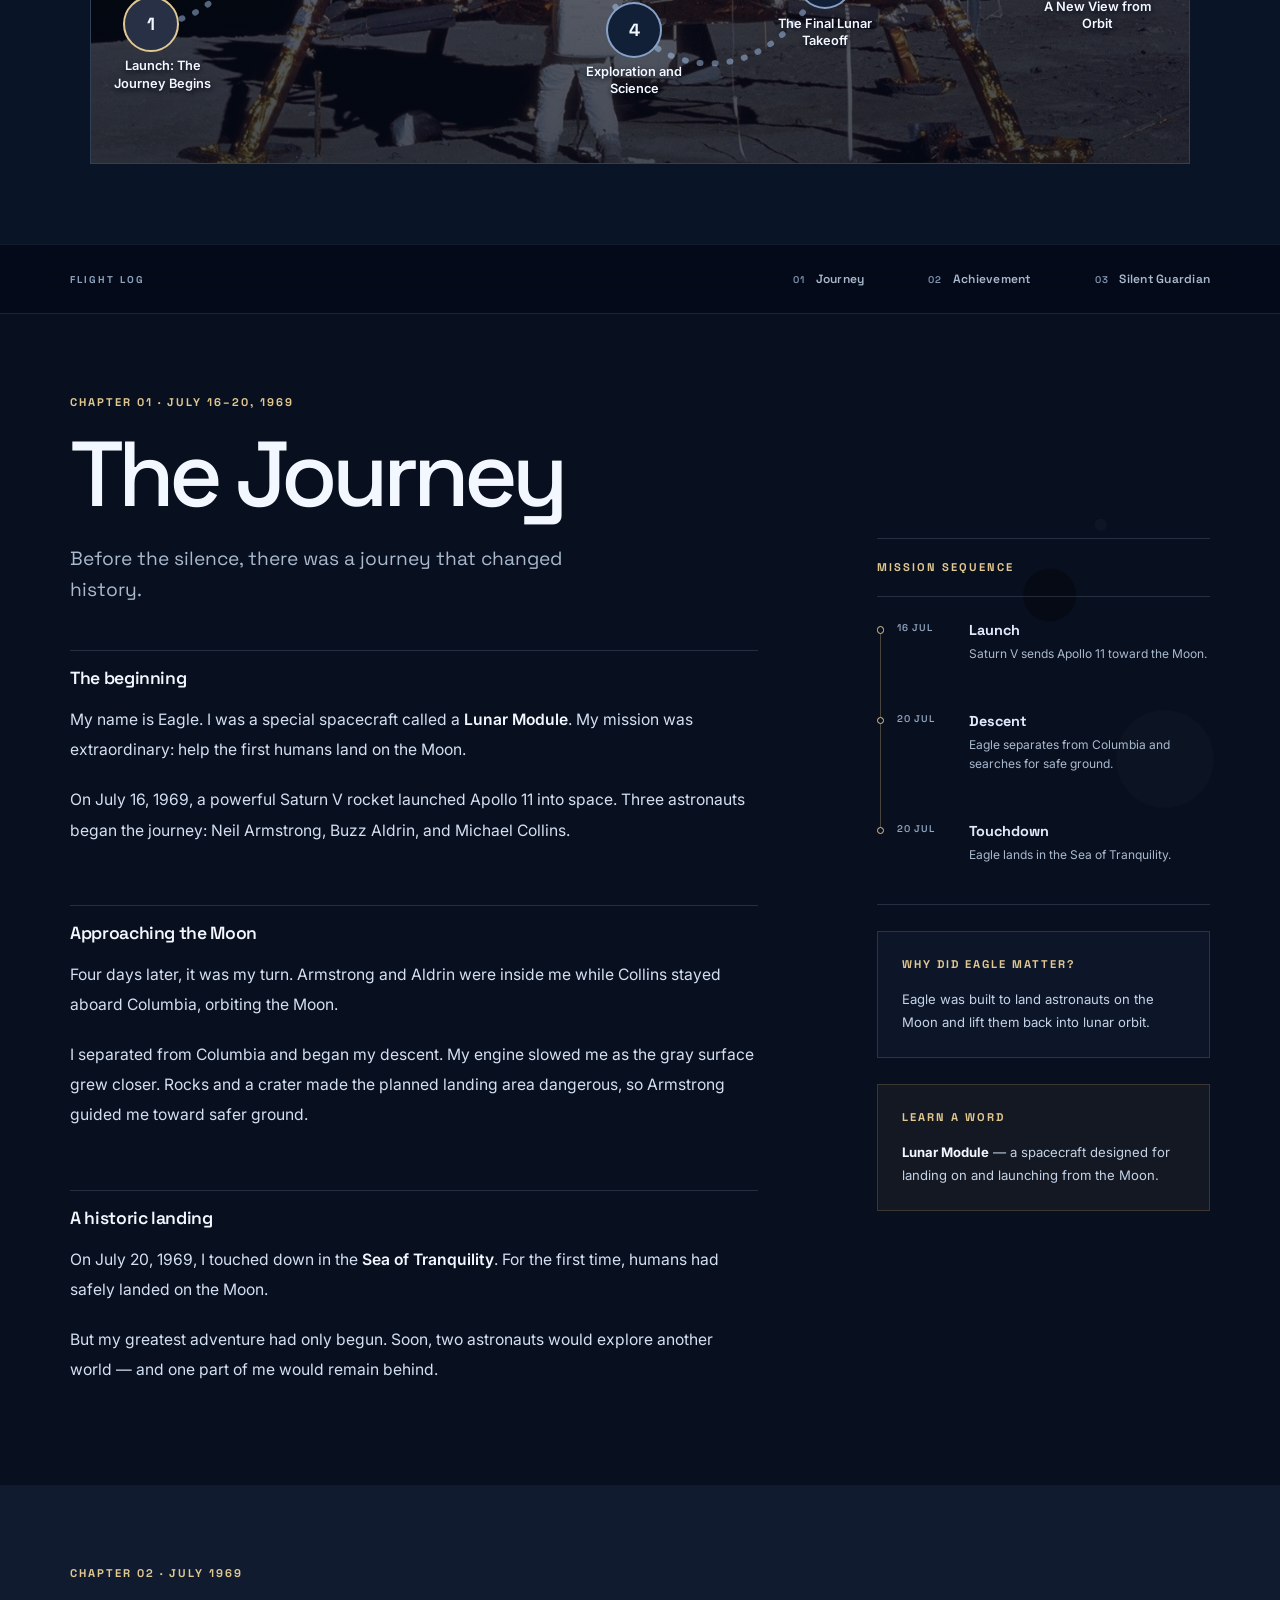
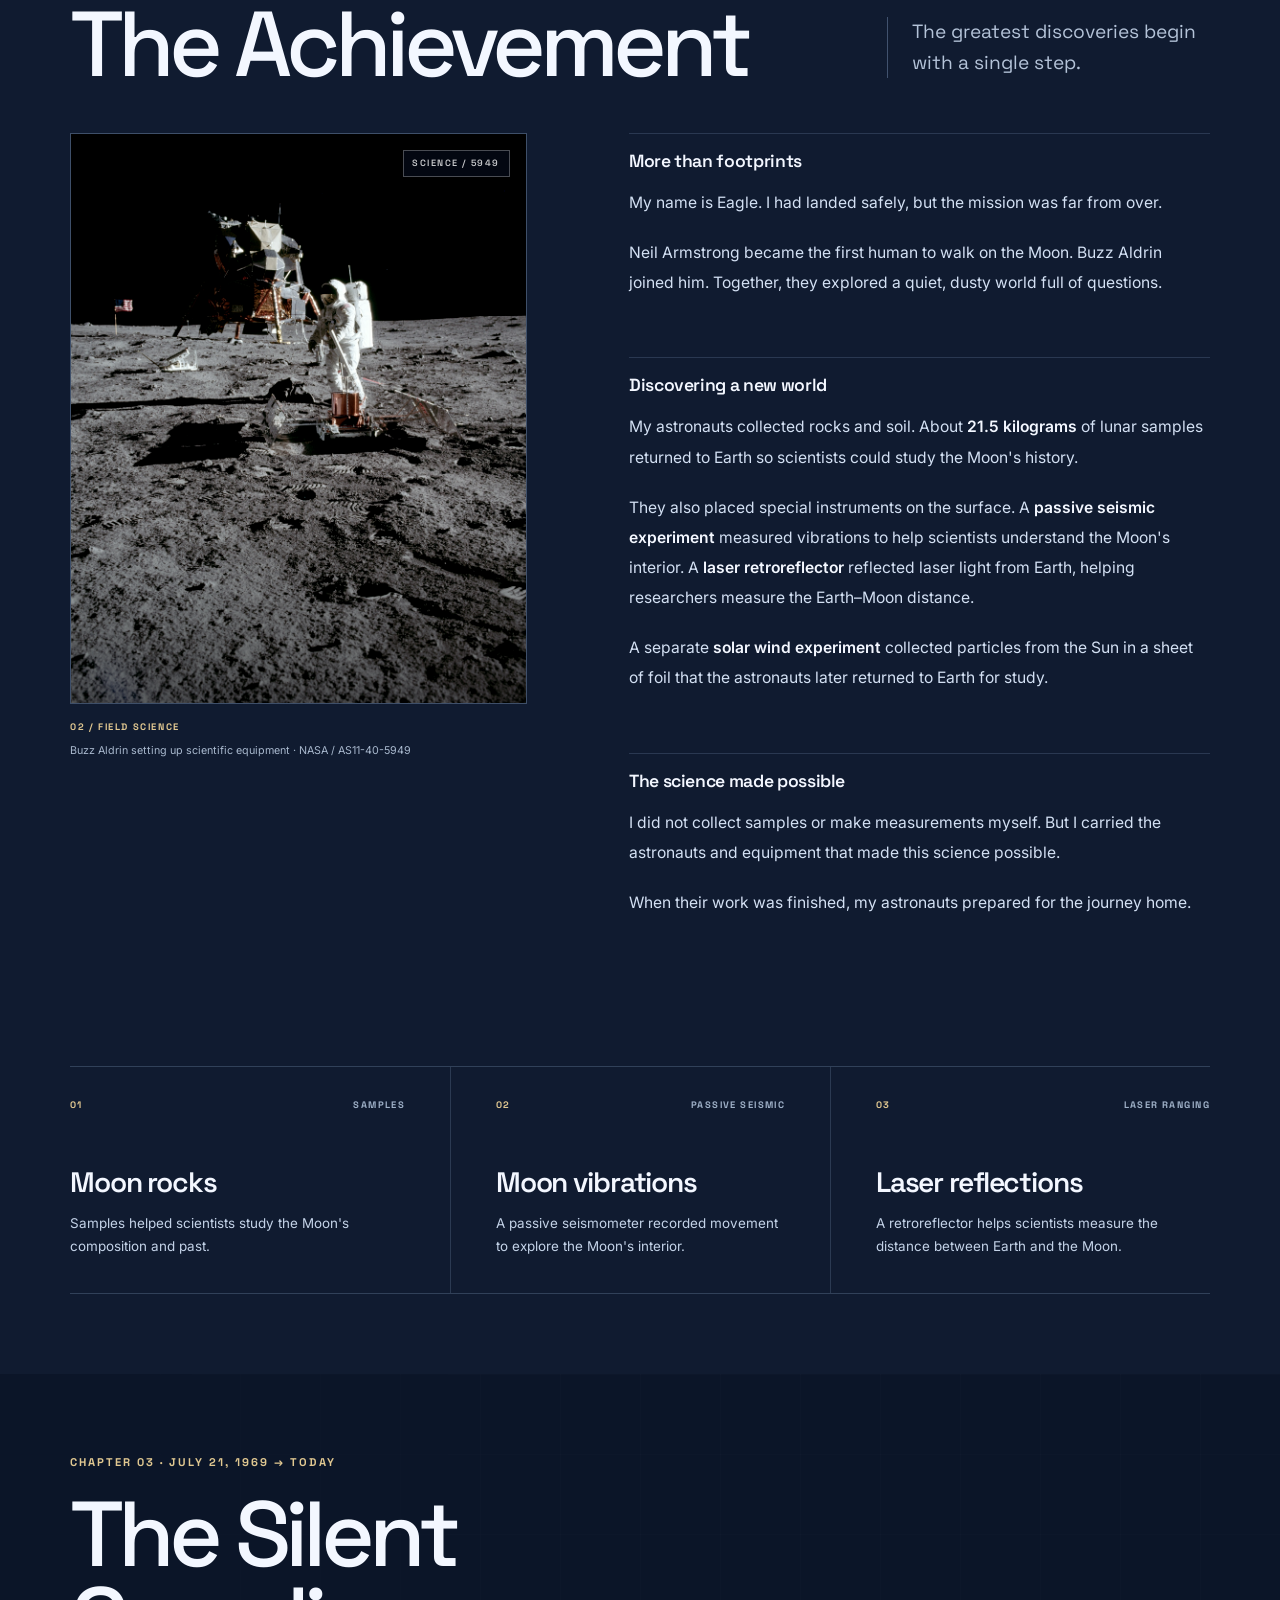
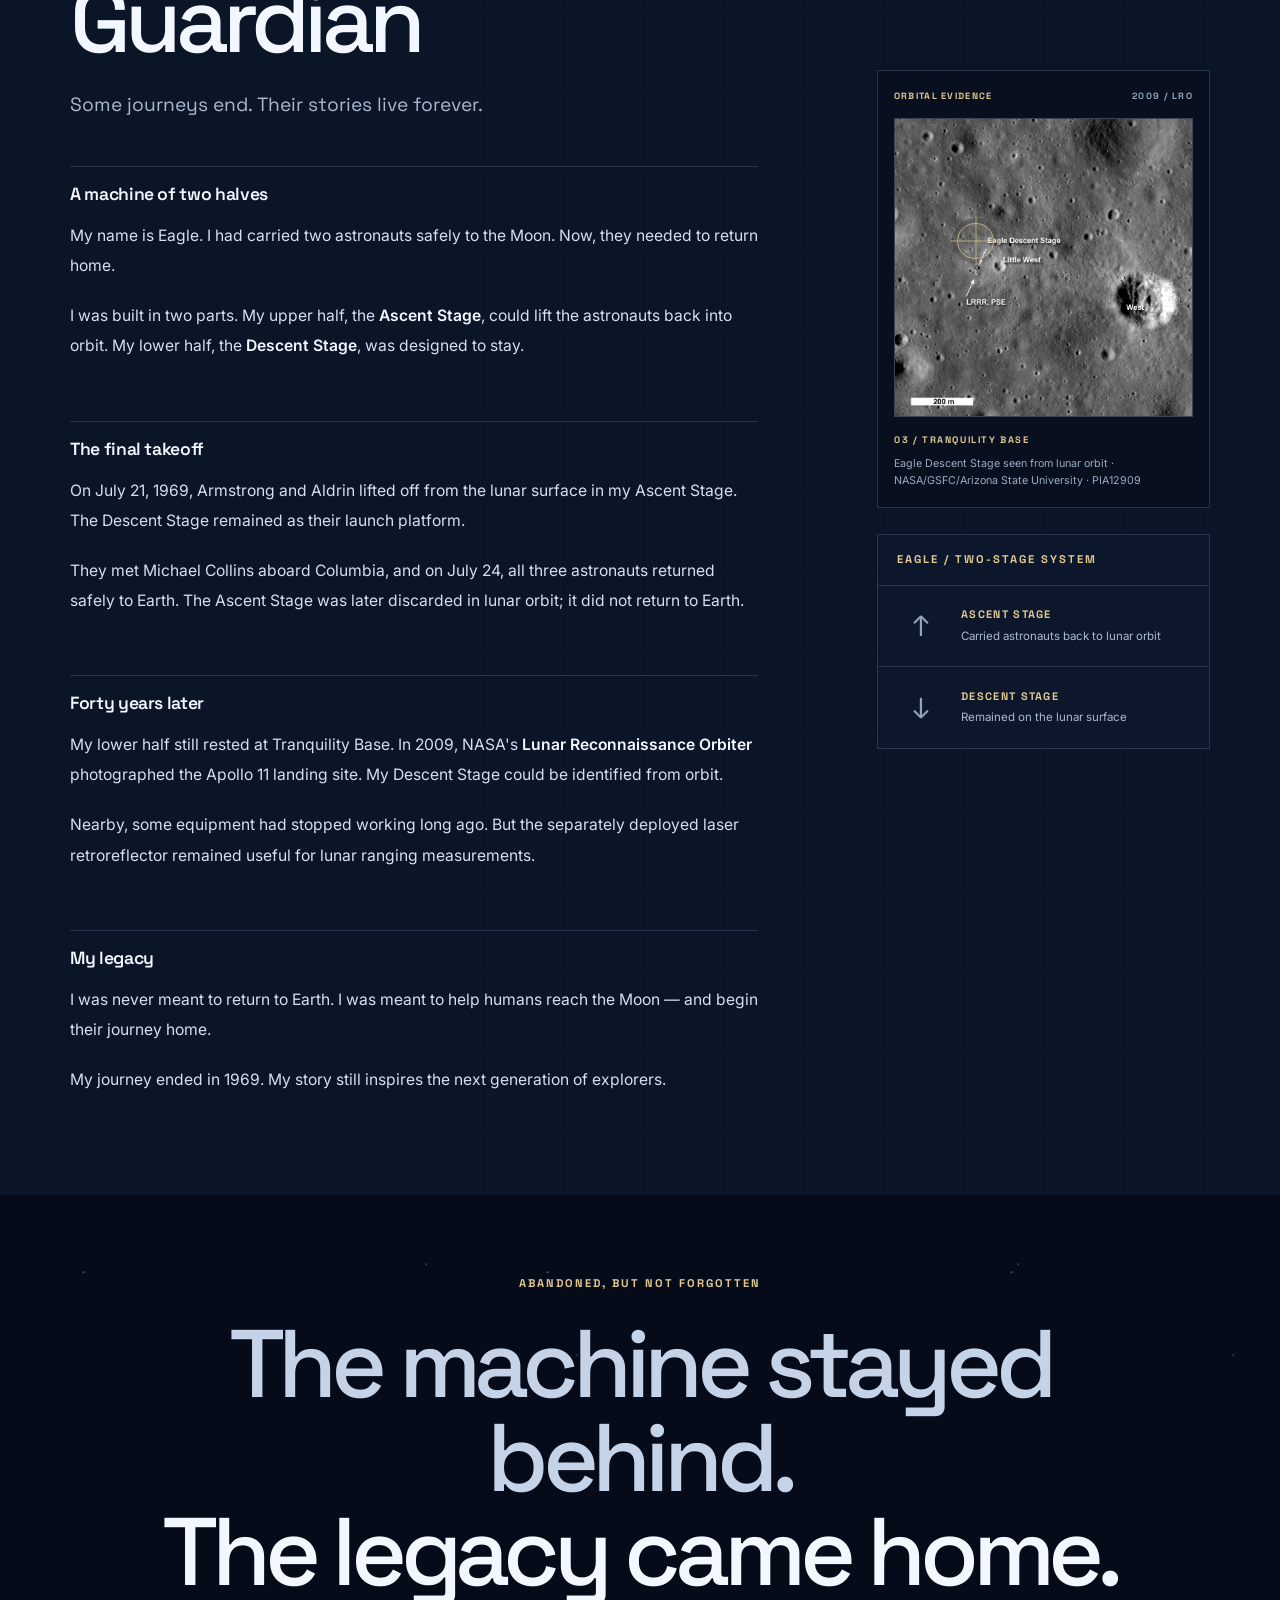
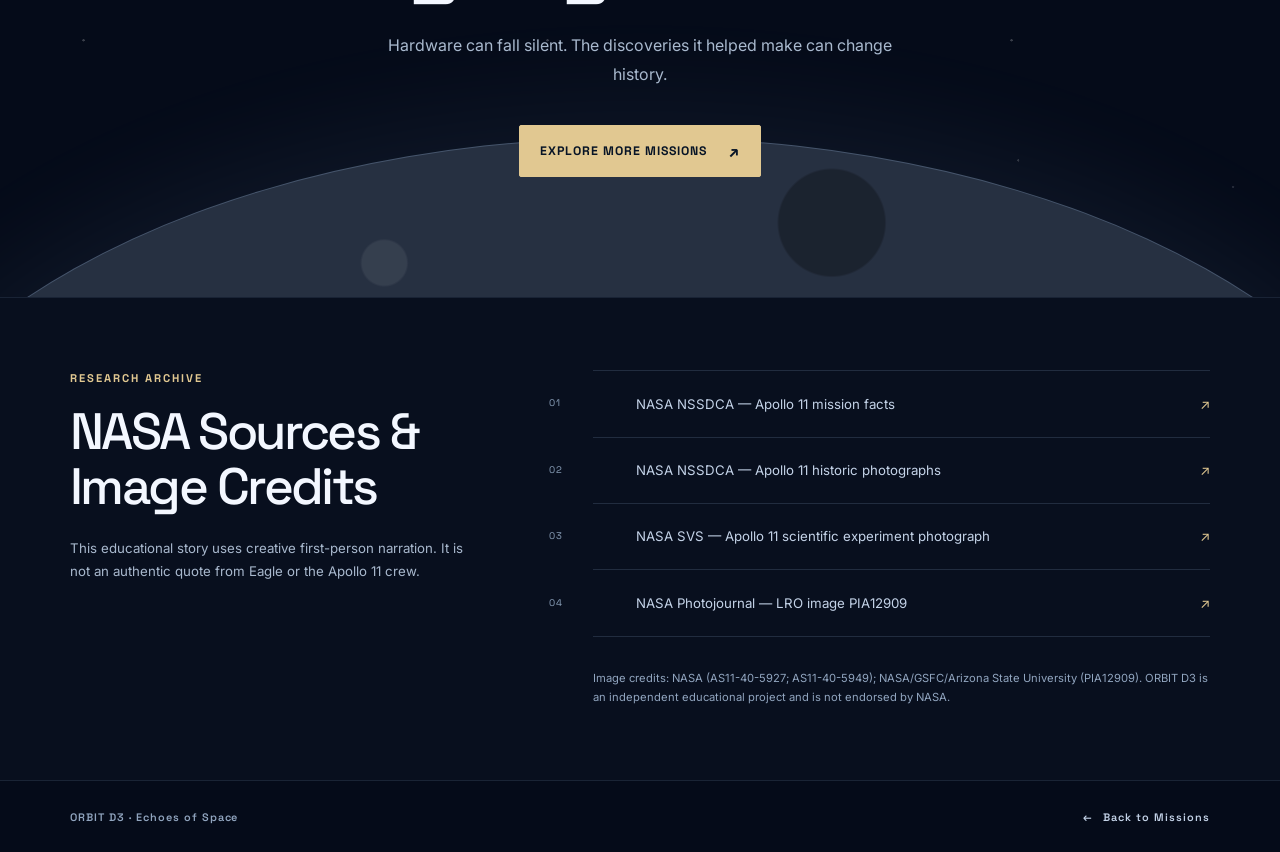
<file: stories/apollo/index.html>
<!DOCTYPE html>
<html lang="en">
<head>
  <meta charset="UTF-8">
  <meta name="viewport" content="width=device-width, initial-scale=1.0">
  <meta name="description" content="Discover Eagle's journey, scientific achievements and legacy on the Moon through NASA's Apollo 11 mission.">

  <title>The Silent Moon | Echoes of Space — ORBIT D3</title>

  <link rel="preconnect" href="https://fonts.googleapis.com">
  <link rel="preconnect" href="https://fonts.gstatic.com" crossorigin>
  <link href="https://fonts.googleapis.com/css2?family=Inter:wght@400;500;600;700&family=Space+Grotesk:wght@400;500;600;700&display=swap" rel="stylesheet">

  <link rel="stylesheet" href="../../css/global.css">
  <link rel="stylesheet" href="../../css/hero.css">
  <link rel="stylesheet" href="style.css">

  <script src="../../js/navigation.js" defer></script>
  <script src="script.js" defer></script>
  <script src="../../js/story.js" defer></script>
</head>

<body class="apollo-page">
  <a class="skip-link" href="#main-content">Skip to story</a>

  <header class="site-header">
    <div class="container nav-bar">
      <a class="brand" href="../../index.html#home" aria-label="ORBIT D3 Home">
        <span class="brand-mark" aria-hidden="true"></span>
        <span>ORBIT <strong>D3</strong></span>
      </a>

      <button class="menu-toggle"
              type="button"
              aria-label="Open navigation"
              aria-expanded="false"
              aria-controls="primary-navigation">
        <span></span>
        <span></span>
        <span></span>
      </button>

      <nav class="site-nav" id="primary-navigation" aria-label="Main navigation">
        <a class="nav-link" href="../../index.html#home">Home</a>
        <a class="nav-link" href="../../index.html#missions">Missions</a>
        <a class="nav-link" href="../../index.html#about">About</a>
      </nav>
    </div>
  </header>

  <main id="main-content" tabindex="-1">
    <section class="apollo-hero" aria-labelledby="story-title">
      <div class="hero-stars" aria-hidden="true">
        <span></span><span></span><span></span><span></span>
        <span></span><span></span><span></span><span></span>
        <span></span><span></span><span></span><span></span>
      </div>
      <div class="hero-side-light" aria-hidden="true"></div>

      <div class="container apollo-hero-grid">
        <div class="apollo-intro" data-reveal>
          <p class="mission-code">
            <span>MISSION 11</span>
            <span>JULY 1969</span>
          </p>

          <nav class="moon-kicker moon-breadcrumb" aria-label="Breadcrumb">
            <a href="../../index.html#home">ECHOES OF SPACE</a>
            <span aria-hidden="true">/</span>
            <a href="../../index.html#missions">THE MOON</a>
            <span aria-hidden="true">/</span>
            <span aria-current="page">APOLLO 11</span>
          </nav>

          <h1 id="story-title">
            <span class="title-prefix">The</span>
            <span class="title-main">Silent Moon</span>
          </h1>

          <p class="apollo-subtitle">Eagle's Legacy — The Machine That Stayed Behind</p>

          <p class="apollo-summary">
            In 1969, Eagle helped two humans land on the Moon.
            The astronauts came home. One part of Eagle never did.
            This is its story.
          </p>

          <div class="apollo-hero-actions">
            <a class="moon-button" href="#trail">
              <span>Begin the Story</span>
              <span aria-hidden="true">↓</span>
            </a>

            <a class="moon-text-link" href="../../index.html#missions">
              <span aria-hidden="true">←</span>
              All missions
            </a>
          </div>

          <p class="story-notice">
            Narrated creatively from Eagle's perspective.
            Historical events and images are sourced from NASA.
          </p>
        </div>

        <figure class="apollo-hero-figure" data-reveal data-reveal-delay="1">
          <div class="photo-frame">
            <img
              src="../../assets/images/apollo/eagle-lunar-module.jpg"
              alt="NASA photograph of Apollo 11 lunar module Eagle on the Moon, with Buzz Aldrin unloading equipment"
              width="1000"
              height="1000"
            >
            <span class="frame-corner frame-corner-top" aria-hidden="true"></span>
            <span class="frame-corner frame-corner-bottom" aria-hidden="true"></span>
            <span class="photo-index" aria-hidden="true">FRAME / 5927</span>
          </div>

          <figcaption>
            <span>01 / LUNAR SURFACE</span>
            <span>Apollo 11 Lunar Module Eagle on the Moon · NASA / AS11-40-5927</span>
          </figcaption>
        </figure>
      </div>

      <dl class="container mission-facts" aria-label="Mission facts" data-reveal>
        <div>
          <dt>1969</dt>
          <dd>Historic moon landing</dd>
        </div>
        <div>
          <dt>2</dt>
          <dd>Astronauts on the surface</dd>
        </div>
        <div>
          <dt>1</dt>
          <dd>Descent stage left behind</dd>
        </div>
      </dl>
    </section>

    <section class="apollo-trail" id="trail" aria-labelledby="trail-title">
      <div class="container">
        <header class="trail-head" data-reveal>
          <p class="chapter-number">EAGLE / MISSION LOG</p>
          <h2 id="trail-title">The mission trail</h2>
          <p class="trail-intro">
            Select each numbered stop to follow Eagle from the launch of Apollo 11
            to the evidence still visible on the Moon.
          </p>

          <div class="trail-progress-bar">
            <div class="stars" aria-hidden="true">
              <span>★</span><span>★</span><span>★</span>
            </div>
            <p id="progress-text" aria-live="polite">0 of 7 stops explored</p>
            <button id="trail-reset" class="link-button" type="button">Reset</button>
          </div>
        </header>

        <div class="trail-map" aria-label="Seven stops in the Apollo 11 mission trail" data-reveal>
          
          <svg viewBox="0 0 360 940" aria-hidden="true" focusable="false">
            <path class="trail-base"
                  d="M 70 50 C 330 50 330 190 180 190 C 30 190 30 330 180 330 C 330 330 330 470 180 470 C 30 470 30 610 180 610 C 330 610 330 750 180 750 C 30 750 30 890 180 890"></path>
            <path class="trail-progress"
                  d="M 70 50 C 330 50 330 190 180 190 C 30 190 30 330 180 330 C 330 330 330 470 180 470 C 30 470 30 610 180 610 C 330 610 330 750 180 750 C 30 750 30 890 180 890"></path>
          </svg>
          <div class="trail-nodes"></div>
        </div>

        <p class="trail-done" id="trail-done" hidden>
          Mission complete. You followed Eagle from launch to its lasting lunar legacy.
        </p>

        <noscript>
          <p class="trail-fallback">
            The interactive trail needs JavaScript. The complete story is available in the chapters below.
          </p>
        </noscript>
      </div>
    </section>

    <div class="chapter-nav-wrap">
      <div class="container chapter-nav-layout">
        <span class="chapter-nav-title" aria-hidden="true">FLIGHT LOG</span>

        <nav class="chapter-nav" aria-label="Apollo story chapters">
          <a href="#journey" data-chapter-link>
            <span aria-hidden="true">01</span>
            <span>Journey</span>
          </a>
          <a href="#achievement" data-chapter-link>
            <span aria-hidden="true">02</span>
            <span>Achievement</span>
          </a>
          <a href="#guardian" data-chapter-link>
            <span aria-hidden="true">03</span>
            <span>Silent Guardian</span>
          </a>
        </nav>
      </div>

      <div class="reading-progress"
           role="progressbar"
           aria-label="Story reading progress"
           aria-valuemin="0"
           aria-valuemax="100"
           aria-valuenow="0">
        <span id="reading-progress-bar"></span>
      </div>
    </div>

    <article class="story" aria-label="The story of Apollo 11 Lunar Module Eagle">
      <section id="journey"
               class="story-chapter chapter-journey"
               aria-labelledby="journey-title"
               data-chapter>
        <div class="lunar-texture" aria-hidden="true"></div>

        <div class="container chapter-layout">
          <div class="chapter-main">
            <header class="chapter-heading" data-reveal>
              <p class="chapter-number">CHAPTER 01 · JULY 16–20, 1969</p>
              <h2 id="journey-title">The Journey</h2>
              <p class="chapter-quote">Before the silence, there was a journey that changed history.</p>
            </header>

            <div class="chapter-copy" data-reveal>
              <h3>The beginning</h3>

              <p>
                My name is Eagle. I was a special spacecraft called a
                <strong>Lunar Module</strong>.
                My mission was extraordinary: help the first humans land on the Moon.
              </p>

              <p>
                On July 16, 1969, a powerful Saturn V rocket launched Apollo 11
                into space. Three astronauts began the journey:
                Neil Armstrong, Buzz Aldrin, and Michael Collins.
              </p>

              <h3>Approaching the Moon</h3>

              <p>
                Four days later, it was my turn. Armstrong and Aldrin were
                inside me while Collins stayed aboard Columbia,
                orbiting the Moon.
              </p>

              <p>
                I separated from Columbia and began my descent.
                My engine slowed me as the gray surface grew closer.
                Rocks and a crater made the planned landing area dangerous,
                so Armstrong guided me toward safer ground.
              </p>

              <h3>A historic landing</h3>

              <p>
                On July 20, 1969, I touched down in the
                <strong>Sea of Tranquility</strong>.
                For the first time, humans had safely landed on the Moon.
              </p>

              <p>
                But my greatest adventure had only begun.
                Soon, two astronauts would explore another world —
                and one part of me would remain behind.
              </p>
            </div>
          </div>

          <aside class="chapter-side journey-side" aria-label="Chapter one mission sequence and learning notes">
            <div class="mission-sequence" data-reveal data-reveal-delay="1">
              <p class="side-label">MISSION SEQUENCE</p>
              <ol>
                <li>
                  <span class="sequence-date">16 JUL</span>
                  <strong>Launch</strong>
                  <p>Saturn V sends Apollo 11 toward the Moon.</p>
                </li>
                <li>
                  <span class="sequence-date">20 JUL</span>
                  <strong>Descent</strong>
                  <p>Eagle separates from Columbia and searches for safe ground.</p>
                </li>
                <li>
                  <span class="sequence-date">20 JUL</span>
                  <strong>Touchdown</strong>
                  <p>Eagle lands in the Sea of Tranquility.</p>
                </li>
              </ol>
            </div>

            <div class="info-card" data-reveal>
              <p class="info-label">WHY DID EAGLE MATTER?</p>
              <p>
                Eagle was built to land astronauts on the Moon
                and lift them back into lunar orbit.
              </p>
            </div>

            <div class="info-card muted-card" data-reveal>
              <p class="info-label">LEARN A WORD</p>
              <p>
                <strong>Lunar Module</strong> —
                a spacecraft designed for landing on
                and launching from the Moon.
              </p>
            </div>
          </aside>
        </div>
      </section>

      <section id="achievement"
               class="story-chapter chapter-achievement"
               aria-labelledby="achievement-title"
               data-chapter>
        <div class="container">
          <header class="chapter-heading achievement-heading" data-reveal>
            <div>
              <p class="chapter-number">CHAPTER 02 · JULY 1969</p>
              <h2 id="achievement-title">The Achievement</h2>
            </div>
            <p class="chapter-quote">The greatest discoveries begin with a single step.</p>
          </header>

          <div class="achievement-grid">
            <figure class="chapter-photo science-photo" data-reveal>
              <div class="photo-frame">
                <img
                  src="../../assets/images/apollo/apollo-science.jpg"
                  alt="Buzz Aldrin sets up the Apollo 11 passive seismic experiment on the Moon"
                  loading="lazy"
                  width="1000"
                  height="1000"
                >
                <span class="photo-index" aria-hidden="true">SCIENCE / 5949</span>
              </div>

              <figcaption>
                <span>02 / FIELD SCIENCE</span>
                <span>Buzz Aldrin setting up scientific equipment · NASA / AS11-40-5949</span>
              </figcaption>
            </figure>

            <div class="chapter-copy" data-reveal data-reveal-delay="1">
              <h3>More than footprints</h3>

              <p>
                My name is Eagle. I had landed safely,
                but the mission was far from over.
              </p>

              <p>
                Neil Armstrong became the first human to walk on the Moon.
                Buzz Aldrin joined him. Together, they explored
                a quiet, dusty world full of questions.
              </p>

              <h3>Discovering a new world</h3>

              <p>
                My astronauts collected rocks and soil.
                About <strong>21.5 kilograms</strong> of lunar samples
                returned to Earth so scientists could study
                the Moon's history.
              </p>

              <p>
                They also placed special instruments on the surface.
                A <strong>passive seismic experiment</strong> measured
                vibrations to help scientists understand the Moon's interior.
                A <strong>laser retroreflector</strong> reflected laser light
                from Earth, helping researchers measure the Earth–Moon distance.
              </p>

              <p>
                A separate <strong>solar wind experiment</strong>
                collected particles from the Sun in a sheet of foil
                that the astronauts later returned to Earth for study.
              </p>

              <h3>The science made possible</h3>

              <p>
                I did not collect samples or make measurements myself.
                But I carried the astronauts and equipment
                that made this science possible.
              </p>

              <p>
                When their work was finished,
                my astronauts prepared for the journey home.
              </p>
            </div>
          </div>

          <div class="discovery-cards" aria-label="Apollo 11 science explained">
            <article class="discovery-card" data-reveal>
              <div class="discovery-meta">
                <span>01</span>
                <span>SAMPLES</span>
              </div>
              <h3>Moon rocks</h3>
              <p>Samples helped scientists study the Moon's composition and past.</p>
            </article>

            <article class="discovery-card" data-reveal data-reveal-delay="1">
              <div class="discovery-meta">
                <span>02</span>
                <span>PASSIVE SEISMIC</span>
              </div>
              <h3>Moon vibrations</h3>
              <p>A passive seismometer recorded movement to explore the Moon's interior.</p>
            </article>

            <article class="discovery-card" data-reveal data-reveal-delay="2">
              <div class="discovery-meta">
                <span>03</span>
                <span>LASER RANGING</span>
              </div>
              <h3>Laser reflections</h3>
              <p>A retroreflector helps scientists measure the distance between Earth and the Moon.</p>
            </article>
          </div>
        </div>
      </section>

      <section id="guardian"
               class="story-chapter chapter-guardian"
               aria-labelledby="guardian-title"
               data-chapter>
        <div class="map-grid" aria-hidden="true"></div>

        <div class="container chapter-layout guardian-layout">
          <div class="chapter-main">
            <header class="chapter-heading" data-reveal>
              <p class="chapter-number">CHAPTER 03 · JULY 21, 1969 → TODAY</p>
              <h2 id="guardian-title">The Silent Guardian</h2>
              <p class="chapter-quote">Some journeys end. Their stories live forever.</p>
            </header>

            <div class="chapter-copy" data-reveal>
              <h3>A machine of two halves</h3>

              <p>
                My name is Eagle. I had carried two astronauts
                safely to the Moon. Now, they needed to return home.
              </p>

              <p>
                I was built in two parts.
                My upper half, the <strong>Ascent Stage</strong>,
                could lift the astronauts back into orbit.
                My lower half, the <strong>Descent Stage</strong>,
                was designed to stay.
              </p>

              <h3>The final takeoff</h3>

              <p>
                On July 21, 1969, Armstrong and Aldrin lifted off
                from the lunar surface in my Ascent Stage.
                The Descent Stage remained as their launch platform.
              </p>

              <p>
                They met Michael Collins aboard Columbia,
                and on July 24, all three astronauts returned safely to Earth.
                The Ascent Stage was later discarded in lunar orbit;
                it did not return to Earth.
              </p>

              <h3>Forty years later</h3>

              <p>
                My lower half still rested at Tranquility Base.
                In 2009, NASA's <strong>Lunar Reconnaissance Orbiter</strong>
                photographed the Apollo 11 landing site.
                My Descent Stage could be identified from orbit.
              </p>

              <p>
                Nearby, some equipment had stopped working long ago.
                But the separately deployed laser retroreflector remained
                useful for lunar ranging measurements.
              </p>

              <h3>My legacy</h3>

              <p>
                I was never meant to return to Earth.
                I was meant to help humans reach the Moon —
                and begin their journey home.
              </p>

              <p>
                My journey ended in 1969.
                My story still inspires the next generation of explorers.
              </p>
            </div>
          </div>

          <aside class="chapter-side guardian-side" aria-label="Orbital evidence and Eagle stage separation">
            <figure class="chapter-photo evidence-photo" data-reveal data-reveal-delay="1">
              <div class="evidence-header">
                <span>ORBITAL EVIDENCE</span>
                <span>2009 / LRO</span>
              </div>

              <div class="photo-frame">
                <img
                  src="../../assets/images/apollo/eagle-descent-lro.jpg"
                  alt="Annotated Lunar Reconnaissance Orbiter image identifying the Eagle descent stage on the Moon"
                  loading="lazy"
                  width="800"
                  height="800"
                >
                <span class="map-crosshair" aria-hidden="true"></span>
              </div>

              <figcaption>
                <span>03 / TRANQUILITY BASE</span>
                <span>Eagle Descent Stage seen from lunar orbit · NASA/GSFC/Arizona State University · PIA12909</span>
              </figcaption>
            </figure>

            <div class="split-stage" aria-label="How Eagle separated" data-reveal>
              <p class="side-label">EAGLE / TWO-STAGE SYSTEM</p>
              <div>
                <span class="stage-direction" aria-hidden="true">↑</span>
                <p>
                  <strong>ASCENT STAGE</strong>
                  <span>Carried astronauts back to lunar orbit</span>
                </p>
              </div>
              <div>
                <span class="stage-direction" aria-hidden="true">↓</span>
                <p>
                  <strong>DESCENT STAGE</strong>
                  <span>Remained on the lunar surface</span>
                </p>
              </div>
            </div>
          </aside>
        </div>
      </section>
    </article>

    <section class="ending" aria-labelledby="ending-title">
      <div class="moon-horizon" aria-hidden="true"></div>

      <div class="container ending-inner" data-reveal>
        <p class="moon-kicker">ABANDONED, BUT NOT FORGOTTEN</p>

        <h2 id="ending-title">
          The machine stayed behind.
          <span>The legacy came home.</span>
        </h2>

        <p>
          Hardware can fall silent.
          The discoveries it helped make can change history.
        </p>

        <a class="moon-button" href="../../index.html#missions">
          <span>Explore More Missions</span>
          <span aria-hidden="true">↗</span>
        </a>
      </div>
    </section>

    <section id="sources" class="sources" aria-labelledby="sources-title">
      <div class="container sources-layout">
        <header class="sources-intro" data-reveal>
          <p class="side-label">RESEARCH ARCHIVE</p>
          <h2 id="sources-title">NASA Sources &amp; Image Credits</h2>
          <p>
            This educational story uses creative first-person narration.
            It is not an authentic quote from Eagle or the Apollo 11 crew.
          </p>
        </header>

        <ol class="source-list" data-reveal data-reveal-delay="1">
          <li>
            <a href="https://nssdc.gsfc.nasa.gov/planetary/lunar/apollo11info.html"
               target="_blank"
               rel="noopener noreferrer">
              <span>NASA NSSDCA — Apollo 11 mission facts</span>
              <span aria-hidden="true">↗</span>
            </a>
          </li>
          <li>
            <a href="https://nssdc.gsfc.nasa.gov/planetary/lunar/apollo11.html"
               target="_blank"
               rel="noopener noreferrer">
              <span>NASA NSSDCA — Apollo 11 historic photographs</span>
              <span aria-hidden="true">↗</span>
            </a>
          </li>
          <li>
            <a href="https://svs.gsfc.nasa.gov/4185/"
               target="_blank"
               rel="noopener noreferrer">
              <span>NASA SVS — Apollo 11 scientific experiment photograph</span>
              <span aria-hidden="true">↗</span>
            </a>
          </li>
          <li>
            <a href="https://science.nasa.gov/photojournal/apollo-11-second-look/"
               target="_blank"
               rel="noopener noreferrer">
              <span>NASA Photojournal — LRO image PIA12909</span>
              <span aria-hidden="true">↗</span>
            </a>
          </li>
        </ol>

        <p class="sources-credit" data-reveal>
          Image credits: NASA (AS11-40-5927; AS11-40-5949);
          NASA/GSFC/Arizona State University (PIA12909).
          ORBIT D3 is an independent educational project
          and is not endorsed by NASA.
        </p>
      </div>
    </section>
  </main>

  <dialog id="stop-dialog" aria-labelledby="stop-title-text" aria-describedby="stop-text">
    <article class="stop-card">
      <button class="stop-close" id="stop-close" type="button" aria-label="Close mission stop">×</button>
      <p class="stop-step" id="stop-step"></p>
      <p class="stop-date" id="stop-date"></p>
      <h2 id="stop-title-text"></h2>
      <button type="button" id="stop-listen" class="stop-listen" aria-pressed="false">
        <span class="icon" aria-hidden="true">🔊</span><span class="label">Listen</span>
      </button>
      <p class="stop-text" id="stop-text"></p>
      <aside class="stop-fact">
        <strong>Did you know?</strong>
        <span id="stop-fact"></span>
      </aside>
      <div class="stop-nav">
        <button type="button" id="stop-prev" class="stop-btn">← Previous</button>
        <button type="button" id="stop-next" class="stop-btn stop-btn-primary">Next →</button>
      </div>
    </article>
  </dialog>

  <button class="apollo-back-to-top" id="back-to-top" type="button" aria-label="Back to top" hidden>
    <span aria-hidden="true">↑</span>
    <span aria-hidden="true">TOP</span>
  </button>

  <footer class="apollo-footer">
    <div class="container footer-layout">
      <span>ORBIT D3 · Echoes of Space</span>
      <a href="../../index.html#missions">
        <span aria-hidden="true">←</span>
        Back to Missions
      </a>
    </div>
  </footer>
</body>
</html>
</file>
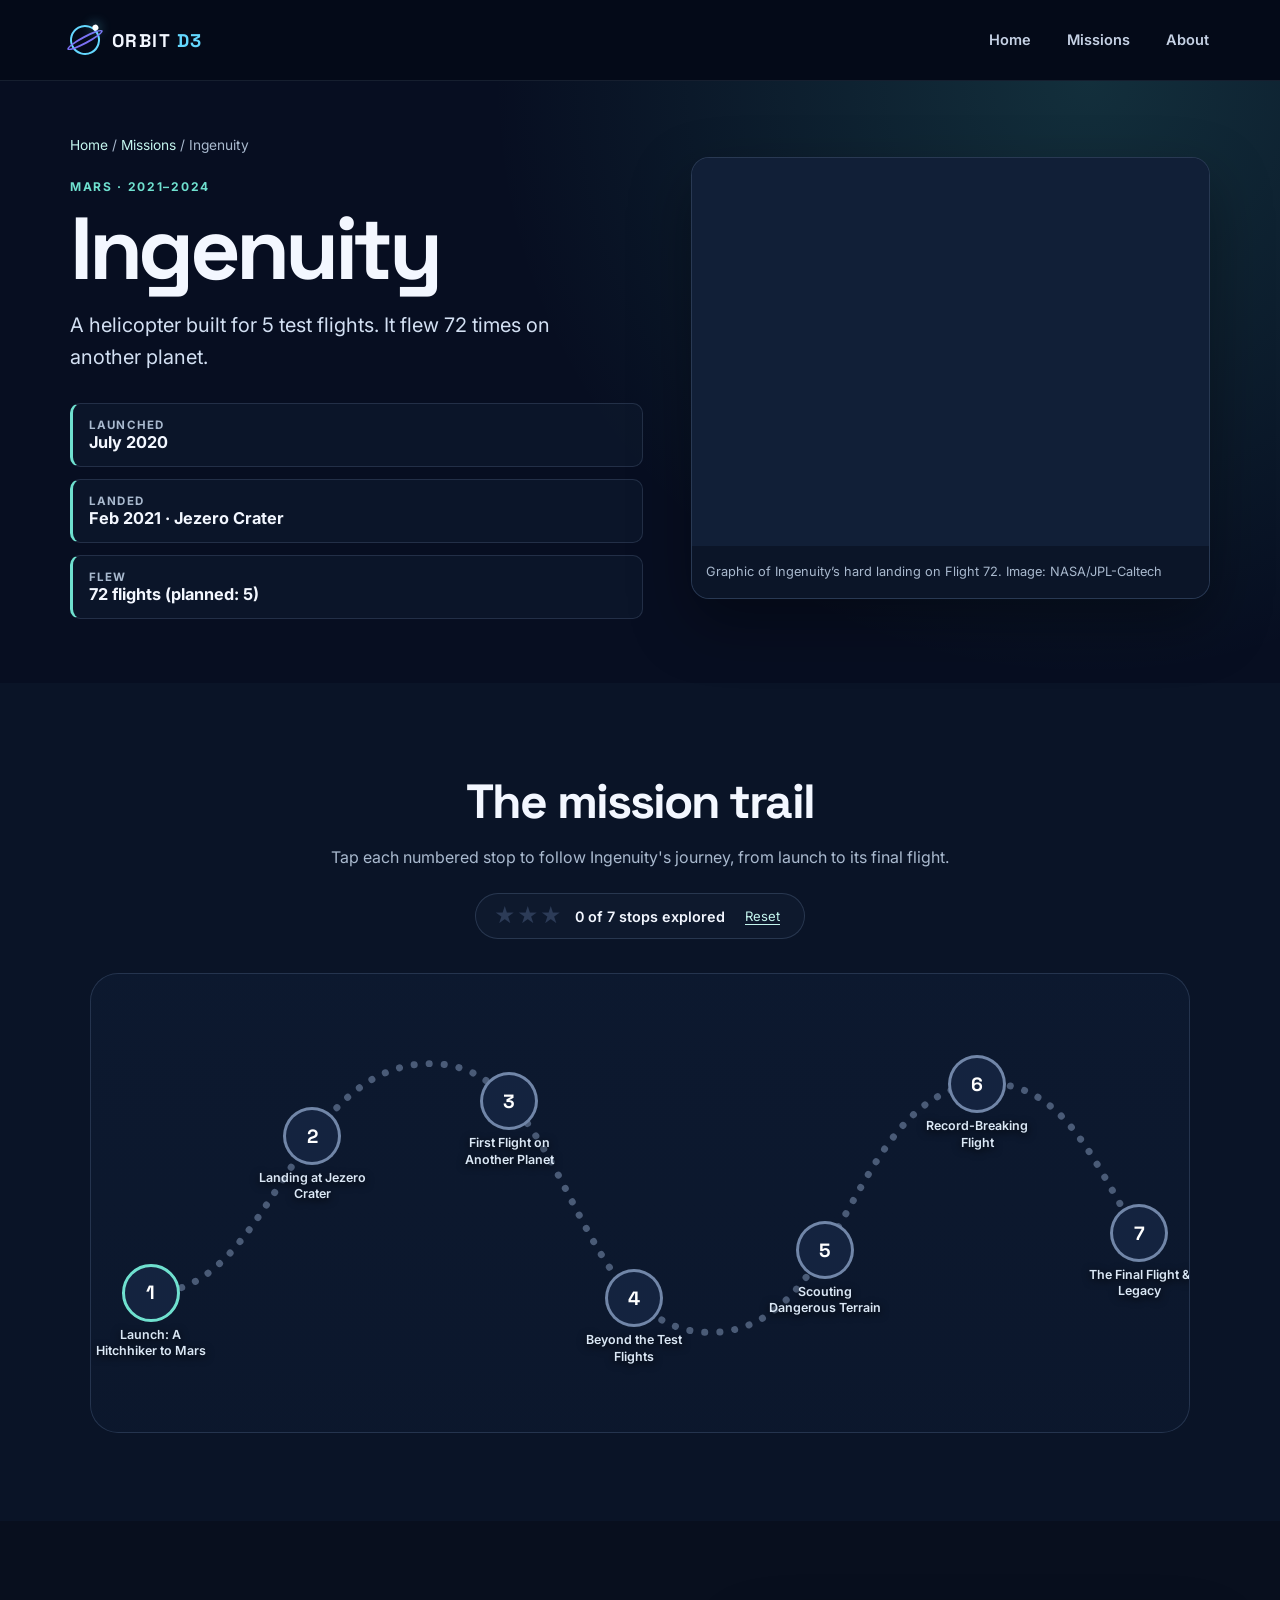
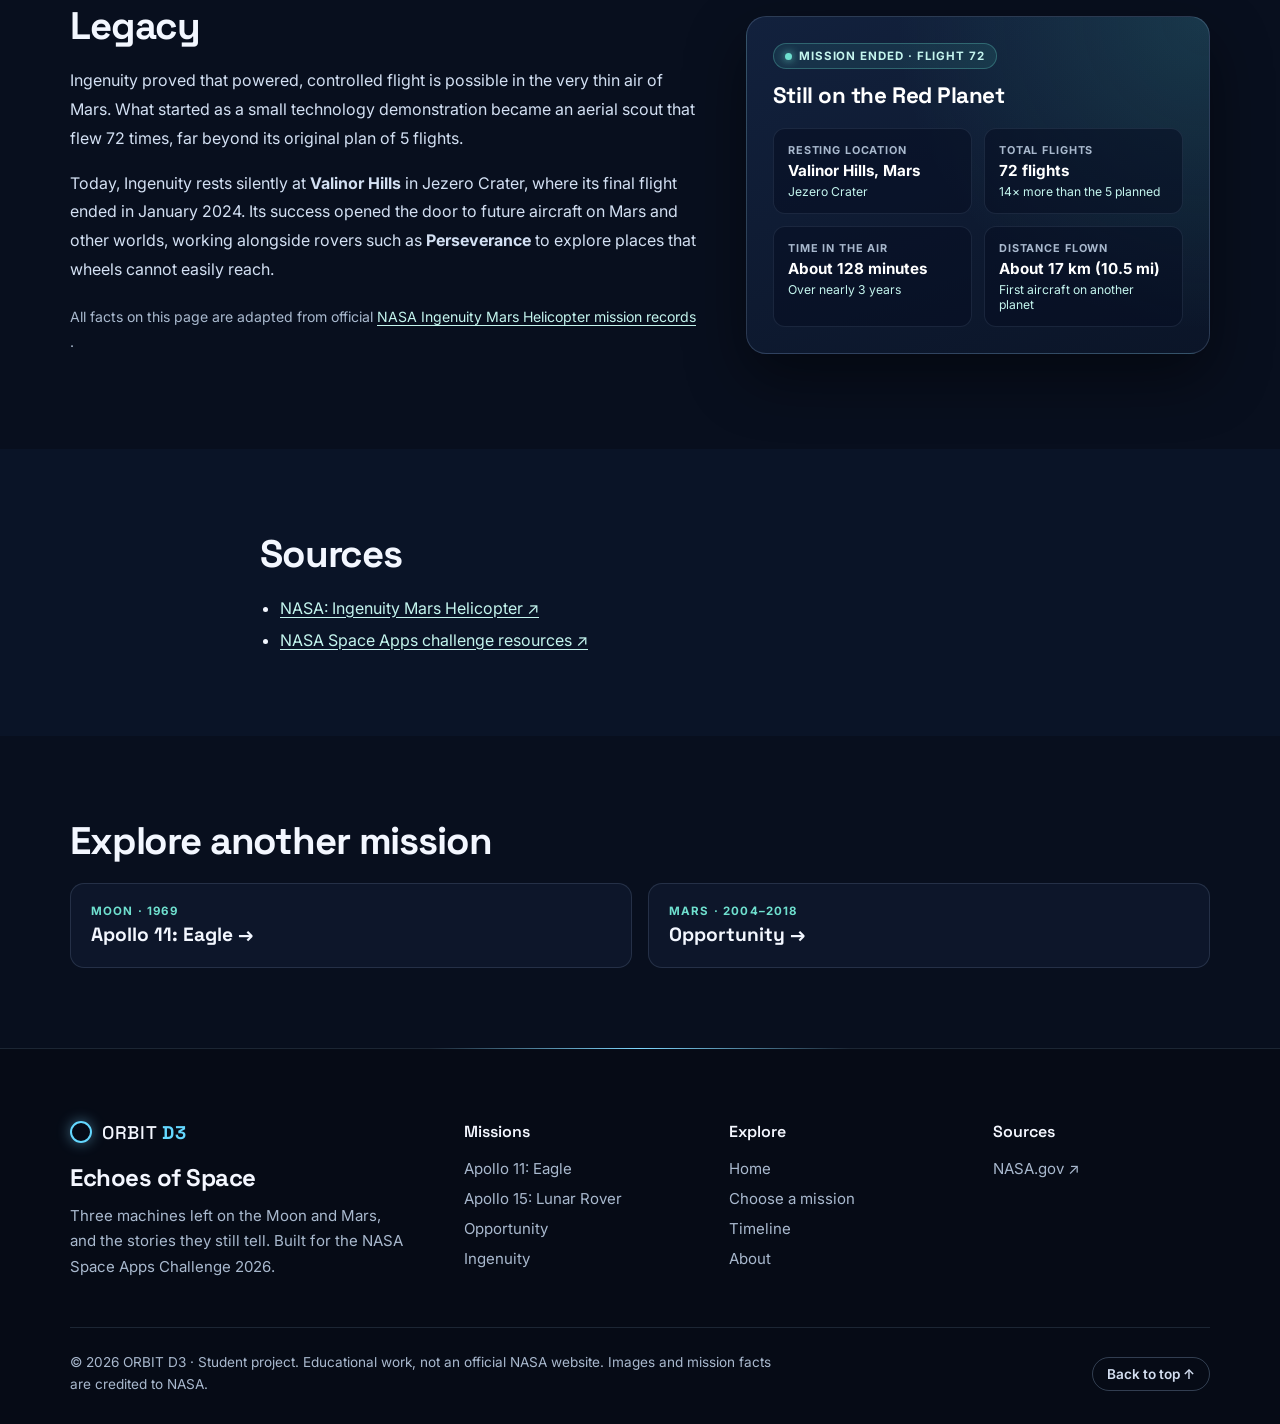
<file: stories/ingenuity/index.html>
<!DOCTYPE html>
<html lang="en">

<head>
    <meta charset="UTF-8">
    <meta name="viewport" content="width=device-width, initial-scale=1.0">
    <meta name="description" content="Ingenuity: the Mars helicopter built for 5 flights that flew 72 times.">
    <title>Ingenuity | Echoes of Space | ORBIT D3</title>

    <link rel="preconnect" href="https://fonts.googleapis.com">
    <link rel="preconnect" href="https://fonts.gstatic.com" crossorigin>
    <link
        href="https://fonts.googleapis.com/css2?family=Inter:wght@400;500;600;700&family=Space+Grotesk:wght@400;500;600;700&display=swap"
        rel="stylesheet">

    <link rel="stylesheet" href="../../css/global.css">
    <link rel="stylesheet" href="../../css/hero.css"> <!-- navbar styles -->
    <link rel="stylesheet" href="../../css/story.css">
    <link rel="stylesheet" href="style.css">
    <link rel="stylesheet" href="../../css/footer.css">

    <script src="../../js/navigation.js" defer></script>

    <script src="script.js" defer></script>
    <script src="../../js/story.js" defer></script>
    <script src="../../js/gallery.js" defer></script>

    <script src="../../js/reveal.js" defer></script>

</head>

<body class="story-page">

    <!-- NAVBAR -->
    <header class="site-header">
        <div class="container nav-bar">
            <a href="../../index.html" class="brand" aria-label="ORBIT D3 Home">
                <span class="brand-mark" aria-hidden="true"></span>
                <span>ORBIT <strong>D3</strong></span>
            </a>

            <button class="menu-toggle" type="button" aria-label="Open navigation" aria-expanded="false"
                aria-controls="primary-navigation">
                <span></span><span></span><span></span>
            </button>

            <nav id="primary-navigation" class="site-nav" aria-label="Main navigation">
                <a href="../../index.html" class="nav-link">Home</a>
                <a href="../../index.html#missions" class="nav-link">Missions</a>
                <a href="../../index.html#about" class="nav-link">About</a>
            </nav>
        </div>
    </header>

    <main>

        <!-- STORY HERO -->
        <section class="story-hero" aria-labelledby="story-title">
            <div class="container story-hero-grid">

                <div>
                    <p class="crumbs"><a href="../../index.html">Home</a> / <a
                            href="../../index.html#missions">Missions</a> / Ingenuity</p>
                    <span class="story-tag">Mars · 2021–2024</span>
                    <h1 id="story-title">Ingenuity</h1>
                    <p class="story-lead">
                        A helicopter built for 5 test flights. It flew 72 times on another planet.
                    </p>

                    <ul class="fact-row">
                        <li class="fact"><small>Launched</small><strong>July 2020</strong></li>
                        <li class="fact"><small>Landed</small><strong>Feb 2021 · Jezero Crater</strong></li>
                        <li class="fact"><small>Flew</small><strong>72 flights (planned: 5)</strong></li>
                    </ul>
                </div>

                <figure class="story-figure" id="story-gallery">
                    <div class="gallery-stage">
                        <!-- fallback: JS awulak unoth meka penenawa -->
                        <img src="https://photojournal.jpl.nasa.gov/jpeg/PIA25213.jpg"
                            alt="Ingenuity helicopter on the surface of Mars at Airfield D" onerror="this.remove()">
                    </div>
                    <figcaption>
                        <span class="gallery-caption">Ingenuity at Airfield D, 2021. Image: NASA/JPL-Caltech/ASU</span>
                        <span class="gallery-dots" role="group" aria-label="Choose photo"></span>
                    </figcaption>
                </figure>

            </div>
        </section>

        <!-- MISSION TRAIL (level map) -->
        <section class="trail-section" id="trail" aria-labelledby="trail-title">
            <div class="container">

                <div class="trail-head">
                    <h2 id="trail-title">The mission trail</h2>
                    <p class="muted">Tap each numbered stop to follow Ingenuity's journey, from launch to its final
                        flight.</p>

                    <div class="trail-progress-bar">
                        <div class="stars" aria-hidden="true"><span>★</span><span>★</span><span>★</span></div>
                        <p id="progress-text" aria-live="polite">0 of 7 stops explored</p>
                        <button id="trail-reset" class="link-button" type="button">Reset</button>
                    </div>
                </div>

                <div class="trail-map">
                    <svg viewBox="0 0 360 940" aria-hidden="true" focusable="false">
                        <path class="trail-base"
                            d="M 70 50 C 330 50 330 190 180 190 C 30 190 30 330 180 330 C 330 330 330 470 180 470 C 30 470 30 610 180 610 C 330 610 330 750 180 750 C 30 750 30 890 180 890" />
                        <path class="trail-progress"
                            d="M 70 50 C 330 50 330 190 180 190 C 30 190 30 330 180 330 C 330 330 330 470 180 470 C 30 470 30 610 180 610 C 330 610 330 750 180 750 C 30 750 30 890 180 890" />
                    </svg>
                    <div class="trail-nodes"></div>
                </div>

                <p class="trail-done" id="trail-done" hidden>
                    ★ Mission complete! You followed Ingenuity all the way to its final flight.
                </p>

            </div>
        </section>

        <!-- LEGACY -->
        <section class="story-section" id="legacy" aria-labelledby="legacy-title">
            <div class="container legacy-grid">
                <div class="legacy-content">
                    <h2 id="legacy-title">Legacy</h2>
                    <p>
                        Ingenuity proved that powered, controlled flight is possible in the very thin air of Mars. What
                        started as a small technology demonstration became an aerial scout that flew 72 times, far
                        beyond its original plan of 5 flights.
                    </p>
                    <p>
                        Today, Ingenuity rests silently at <strong>Valinor Hills</strong> in Jezero Crater, where its
                        final flight ended in January 2024. Its success opened the door to future aircraft on Mars and
                        other worlds, working alongside rovers such as <strong>Perseverance</strong> to explore places
                        that wheels cannot easily reach.
                    </p>
                    <p class="note">
                        All facts on this page are adapted from official
                        <a href="https://science.nasa.gov/mission/mars-2020-perseverance/ingenuity-mars-helicopter/"
                            target="_blank" rel="noopener noreferrer">
                            NASA Ingenuity Mars Helicopter mission records
                        </a>.
                    </p>
                </div>

                <aside class="legacy-card" aria-label="Ingenuity final mission record">
                    <div class="legacy-card-head">
                        <span class="status-pill">
                            <span class="status-dot"></span> Mission Ended · Flight 72
                        </span>
                        <h3>Still on the Red Planet</h3>
                    </div>

                    <div class="legacy-stats-grid">
                        <div class="stat-box">
                            <small>Resting Location</small>
                            <strong>Valinor Hills, Mars</strong>
                            <span>Jezero Crater</span>
                        </div>
                        <div class="stat-box">
                            <small>Total Flights</small>
                            <strong>72 flights</strong>
                            <span>14× more than the 5 planned</span>
                        </div>
                        <div class="stat-box">
                            <small>Time in the Air</small>
                            <strong>About 128 minutes</strong>
                            <span>Over nearly 3 years</span>
                        </div>
                        <div class="stat-box">
                            <small>Distance Flown</small>
                            <strong>About 17 km (10.5 mi)</strong>
                            <span>First aircraft on another planet</span>
                        </div>
                    </div>
                </aside>
            </div>
        </section>

        <!-- SOURCES -->
        <section class="story-section story-section-alt" id="sources" aria-labelledby="sources-title">
            <div class="container story-text">
                <h2 id="sources-title">Sources</h2>
                <ul class="source-list">
                    <li><a href="https://science.nasa.gov/mission/mars-2020-perseverance/ingenuity-mars-helicopter/"
                            target="_blank" rel="noopener noreferrer">NASA: Ingenuity Mars Helicopter<span
                                class="sr-only"> (opens in a new tab)</span> ↗</a></li>
                    <li><a href="https://www.spaceappschallenge.org/2026/challenges/nasas-discarded-equipment-storytelling/?tab=resources"
                            target="_blank" rel="noopener noreferrer">NASA Space Apps challenge resources<span
                                class="sr-only"> (opens in a new tab)</span> ↗</a></li>
                </ul>
            </div>
        </section>

        <!-- OTHER MISSIONS -->
        <section class="story-section" aria-labelledby="more-title">
            <div class="container">
                <h2 id="more-title">Explore another mission</h2>
                <div class="more-links">
                    <a class="more-card" href="../apollo/index.html"><small>Moon · 1969</small><strong>Apollo 11: Eagle
                            →</strong></a>
                    <a class="more-card" href="../opportunity/index.html"><small>Mars ·
                            2004–2018</small><strong>Opportunity
                            →</strong></a>
                </div>
            </div>
        </section>

    </main>

    <!-- STOP POPUP -->
    <dialog id="stop-dialog" aria-labelledby="stop-title-text">
        <article class="stop-card">
            <button class="stop-close" id="stop-close" type="button" aria-label="Close">×</button>
            <p class="stop-step" id="stop-step"></p>
            <p class="stop-date" id="stop-date"></p>
            <h2 id="stop-title-text"></h2>
            <button type="button" id="stop-listen" class="stop-listen" aria-pressed="false">
                <span class="icon" aria-hidden="true">🔊</span><span class="label">Listen</span>
            </button>
            <p class="stop-text" id="stop-text"></p>
            <aside class="stop-fact"><strong>Did you know?</strong> <span id="stop-fact"></span></aside>
            <div class="stop-nav">
                <button type="button" id="stop-prev" class="stop-btn">← Previous</button>
                <button type="button" id="stop-next" class="stop-btn stop-btn-primary">Next →</button>
            </div>
        </article>
    </dialog>

    <!-- FOOTER -->
    <footer class="site-footer" aria-labelledby="footer-title">
        <div class="container">
            <div class="footer-top">
                <div class="footer-brand">
                    <a href="../../index.html" class="footer-logo" aria-label="ORBIT D3 Home">
                        <span class="footer-logo-mark" aria-hidden="true"></span>
                        <span>ORBIT <strong>D3</strong></span>
                    </a>
                    <h2 id="footer-title" class="footer-title">Echoes of Space</h2>
                    <p class="footer-text">Three machines left on the Moon and Mars, and the stories they still tell.
                        Built for the NASA Space Apps Challenge 2026.</p>
                </div>

                <nav class="footer-col" aria-label="Missions">
                    <h3>Missions</h3>
                    <ul>
                        <li><a href="../apollo/index.html">Apollo 11: Eagle</a></li>
                        <li><a href="stories/apollo-15/index.html">Apollo 15: Lunar Rover</a></li>
                        <li><a href="../opportunity/index.html">Opportunity</a></li>
                        <li><a href="index.html">Ingenuity</a></li>
                    </ul>
                </nav>

                <nav class="footer-col" aria-label="Explore the site">
                    <h3>Explore</h3>
                    <ul>
                        <li><a href="../../index.html">Home</a></li>
                        <li><a href="../../index.html#missions">Choose a mission</a></li>
                        <li><a href="#timeline">Timeline</a></li>
                        <li><a href="../../index.html#about">About</a></li>
                    </ul>
                </nav>

                <nav class="footer-col" aria-label="Sources">
                    <h3>Sources</h3>
                    <ul>
                        <li><a href="https://www.nasa.gov" target="_blank" rel="noopener noreferrer">NASA.gov<span
                                    class="sr-only"> (opens in a new tab)</span> ↗</a></li>
                    </ul>
                </nav>
            </div>

            <div class="footer-bottom">
                <p>© 2026 ORBIT D3 · Student project. Educational work, not an official NASA website. Images and mission
                    facts are credited to NASA.</p>
                <a href="#top" class="back-to-top">Back to top <span aria-hidden="true">↑</span></a>
            </div>
        </div>
    </footer>

</body>

</html>
</file>
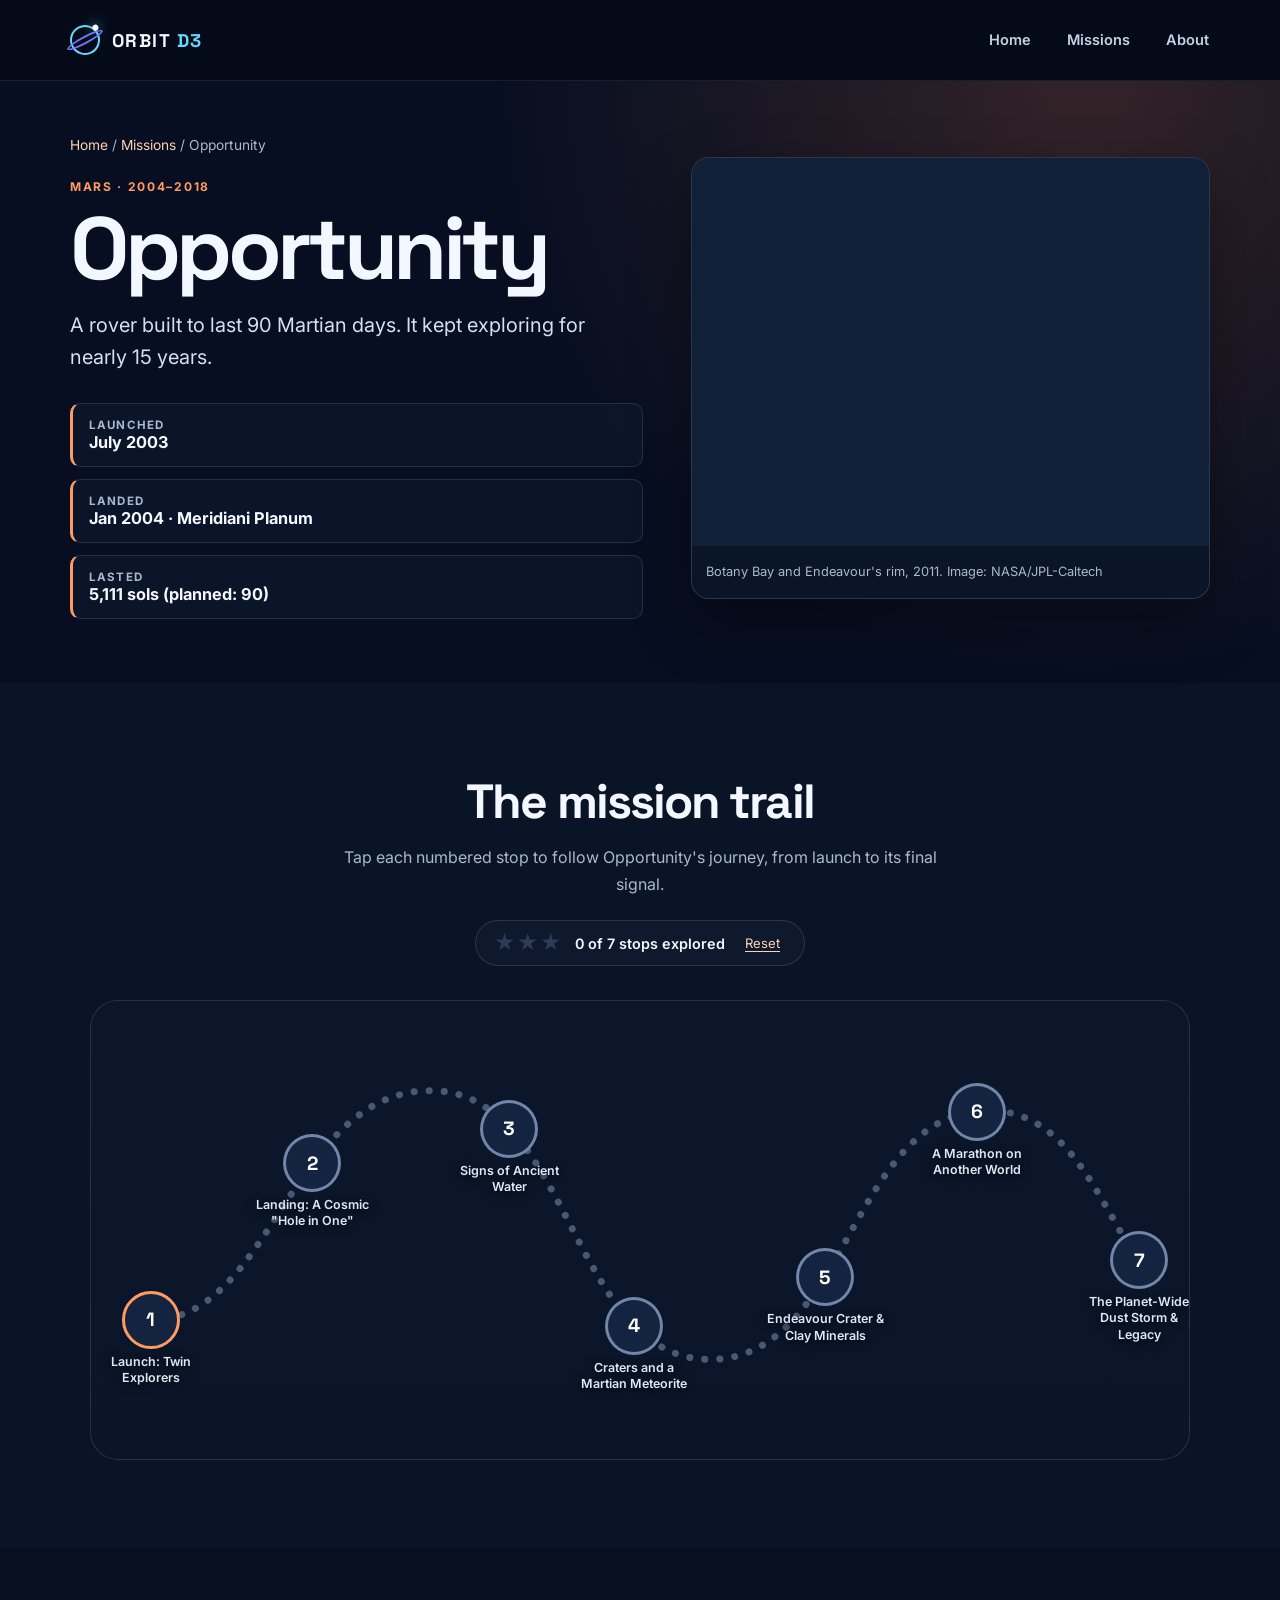
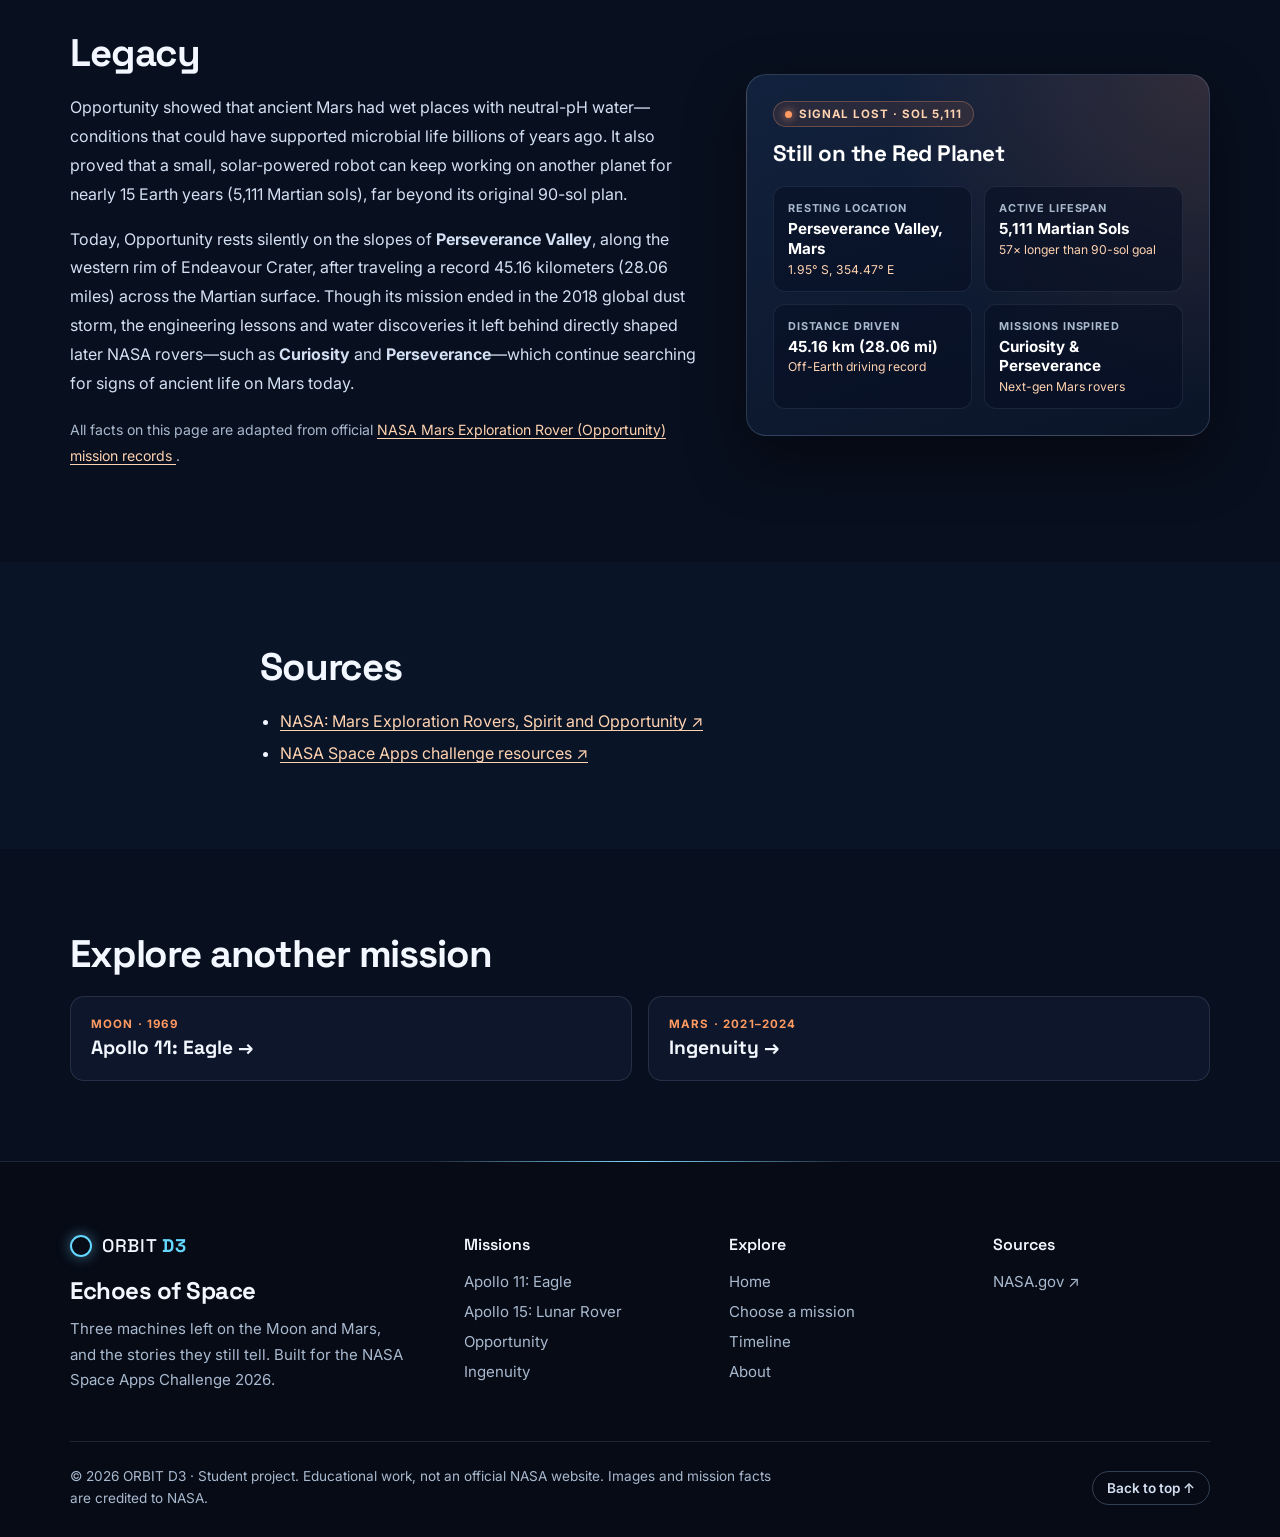
<file: stories/opportunity/index.html>
<!DOCTYPE html>
<html lang="en">

<head>
    <meta charset="UTF-8">
    <meta name="viewport" content="width=device-width, initial-scale=1.0">
    <meta name="description" content="Opportunity: the Mars rover built for 90 days that explored for nearly 15 years.">
    <title>Opportunity | Echoes of Space | ORBIT D3</title>

    <link rel="preconnect" href="https://fonts.googleapis.com">
    <link rel="preconnect" href="https://fonts.gstatic.com" crossorigin>
    <link
        href="https://fonts.googleapis.com/css2?family=Inter:wght@400;500;600;700&family=Space+Grotesk:wght@400;500;600;700&display=swap"
        rel="stylesheet">

    <link rel="stylesheet" href="../../css/global.css">
    <link rel="stylesheet" href="../../css/hero.css"> <!-- navbar styles -->
    <link rel="stylesheet" href="../../css/story.css">
    <link rel="stylesheet" href="style.css">
    <link rel="stylesheet" href="../../css/footer.css">

    <script src="../../js/navigation.js" defer></script>

    <script src="script.js" defer></script>
    <script src="../../js/story.js" defer></script>
    <script src="../../js/gallery.js" defer></script>

    <script src="../../js/reveal.js" defer></script>

</head>

<body class="story-page">

    <!-- NAVBAR -->
    <header class="site-header">
        <div class="container nav-bar">
            <a href="../../index.html" class="brand" aria-label="ORBIT D3 Home">
                <span class="brand-mark" aria-hidden="true"></span>
                <span>ORBIT <strong>D3</strong></span>
            </a>

            <button class="menu-toggle" type="button" aria-label="Open navigation" aria-expanded="false"
                aria-controls="primary-navigation">
                <span></span><span></span><span></span>
            </button>

            <nav id="primary-navigation" class="site-nav" aria-label="Main navigation">
                <a href="../../index.html" class="nav-link">Home</a>
                <a href="../../index.html#missions" class="nav-link">Missions</a>
                <a href="../../index.html#about" class="nav-link">About</a>
            </nav>
        </div>
    </header>

    <main>

        <!-- STORY HERO -->
        <section class="story-hero" aria-labelledby="story-title">
            <div class="container story-hero-grid">

                <div>
                    <p class="crumbs"><a href="../../index.html">Home</a> / <a
                            href="../../index.html#missions">Missions</a> / Opportunity</p>
                    <span class="story-tag">Mars · 2004–2018</span>
                    <h1 id="story-title">Opportunity</h1>
                    <p class="story-lead">
                        A rover built to last 90 Martian days. It kept exploring for nearly 15 years.
                    </p>

                    <ul class="fact-row">
                        <li class="fact"><small>Launched</small><strong>July 2003</strong></li>
                        <li class="fact"><small>Landed</small><strong>Jan 2004 · Meridiani Planum</strong></li>
                        <li class="fact"><small>Lasted</small><strong>5,111 sols (planned: 90)</strong></li>
                    </ul>
                </div>

                <figure class="story-figure" id="story-gallery">
                    <div class="gallery-stage">
                        <!-- fallback: JS awulak unoth meka penenawa -->
                        <img src="https://d2pn8kiwq2w21t.cloudfront.net/original_images/jpegPIA18079.jpg"
                            alt="Self-portrait of NASA's Opportunity rover on Mars" onerror="this.remove()">
                    </div>
                    <figcaption>
                        <span class="gallery-caption">Opportunity self-portrait on Mars. Image: NASA/JPL-Caltech</span>
                        <span class="gallery-dots" role="group" aria-label="Choose photo"></span>
                    </figcaption>
                </figure>

            </div>
        </section>

        <!-- MISSION TRAIL (level map) -->
        <section class="trail-section" id="trail" aria-labelledby="trail-title">
            <div class="container">

                <div class="trail-head">
                    <h2 id="trail-title">The mission trail</h2>
                    <p class="muted">Tap each numbered stop to follow Opportunity's journey, from launch to its final
                        signal.</p>

                    <div class="trail-progress-bar">
                        <div class="stars" aria-hidden="true"><span>★</span><span>★</span><span>★</span></div>
                        <p id="progress-text" aria-live="polite">0 of 7 stops explored</p>
                        <button id="trail-reset" class="link-button" type="button">Reset</button>
                    </div>
                </div>

                <div class="trail-map">
                    <svg viewBox="0 0 360 940" aria-hidden="true" focusable="false">
                        <path class="trail-base"
                            d="M 70 50 C 330 50 330 190 180 190 C 30 190 30 330 180 330 C 330 330 330 470 180 470 C 30 470 30 610 180 610 C 330 610 330 750 180 750 C 30 750 30 890 180 890" />
                        <path class="trail-progress"
                            d="M 70 50 C 330 50 330 190 180 190 C 30 190 30 330 180 330 C 330 330 330 470 180 470 C 30 470 30 610 180 610 C 330 610 330 750 180 750 C 30 750 30 890 180 890" />
                    </svg>
                    <div class="trail-nodes"></div>
                </div>

                <p class="trail-done" id="trail-done" hidden>
                    ★ Mission complete! You followed Opportunity all the way to its final signal.
                </p>

            </div>
        </section>

        <!-- LEGACY -->
        <section class="story-section" id="legacy" aria-labelledby="legacy-title">
            <div class="container legacy-grid">
                <div class="legacy-content">
                    <h2 id="legacy-title">Legacy</h2>
                    <p>
                        Opportunity showed that ancient Mars had wet places with neutral-pH water—conditions that could
                        have
                        supported microbial life billions of years ago. It also proved that a small, solar-powered robot
                        can keep working on another planet for nearly 15 Earth years (5,111 Martian sols), far beyond
                        its
                        original 90-sol plan.
                    </p>
                    <p>
                        Today, Opportunity rests silently on the slopes of <strong>Perseverance Valley</strong>, along
                        the
                        western rim of Endeavour Crater, after traveling a record 45.16 kilometers (28.06 miles) across
                        the
                        Martian surface. Though its mission ended in the 2018 global dust storm, the engineering lessons
                        and
                        water discoveries it left behind directly shaped later NASA rovers—such as
                        <strong>Curiosity</strong>
                        and <strong>Perseverance</strong>—which continue searching for signs of ancient life on Mars
                        today.
                    </p>
                    <p class="note">
                        All facts on this page are adapted from official
                        <a href="https://science.nasa.gov/mission/mer-opportunity/" target="_blank"
                            rel="noopener noreferrer">
                            NASA Mars Exploration Rover (Opportunity) mission records
                        </a>.
                    </p>
                </div>

                <aside class="legacy-card" aria-label="Opportunity final mission record">
                    <div class="legacy-card-head">
                        <span class="status-pill">
                            <span class="status-dot"></span> Signal Lost · Sol 5,111
                        </span>
                        <h3>Still on the Red Planet</h3>
                    </div>

                    <div class="legacy-stats-grid">
                        <div class="stat-box">
                            <small>Resting Location</small>
                            <strong>Perseverance Valley, Mars</strong>
                            <span>1.95° S, 354.47° E</span>
                        </div>
                        <div class="stat-box">
                            <small>Active Lifespan</small>
                            <strong>5,111 Martian Sols</strong>
                            <span>57× longer than 90-sol goal</span>
                        </div>
                        <div class="stat-box">
                            <small>Distance Driven</small>
                            <strong>45.16 km (28.06 mi)</strong>
                            <span>Off-Earth driving record</span>
                        </div>
                        <div class="stat-box">
                            <small>Missions Inspired</small>
                            <strong>Curiosity &amp; Perseverance</strong>
                            <span>Next-gen Mars rovers</span>
                        </div>
                    </div>
                </aside>
            </div>
        </section>

        <!-- SOURCES -->
        <section class="story-section story-section-alt" id="sources" aria-labelledby="sources-title">
            <div class="container story-text">
                <h2 id="sources-title">Sources</h2>
                <ul class="source-list">
                    <li><a href="https://science.nasa.gov/mission/mars-exploration-rovers-spirit-and-opportunity/"
                            target="_blank" rel="noopener noreferrer">NASA: Mars Exploration Rovers, Spirit and
                            Opportunity<span class="sr-only"> (opens in a new tab)</span> ↗</a></li>
                    <li><a href="https://www.spaceappschallenge.org/2026/challenges/nasas-discarded-equipment-storytelling/?tab=resources"
                            target="_blank" rel="noopener noreferrer">NASA Space Apps challenge resources<span
                                class="sr-only"> (opens in a new tab)</span> ↗</a></li>
                </ul>
            </div>
        </section>

        <!-- OTHER MISSIONS -->
        <section class="story-section" aria-labelledby="more-title">
            <div class="container">
                <h2 id="more-title">Explore another mission</h2>
                <div class="more-links">
                    <a class="more-card" href="../apollo/index.html"><small>Moon · 1969</small><strong>Apollo 11: Eagle
                            →</strong></a>
                    <a class="more-card" href="../ingenuity/index.html"><small>Mars · 2021–2024</small><strong>Ingenuity
                            →</strong></a>
                </div>
            </div>
        </section>

    </main>

    <!-- STOP POPUP -->
    <dialog id="stop-dialog" aria-labelledby="stop-title-text">
        <article class="stop-card">
            <button class="stop-close" id="stop-close" type="button" aria-label="Close">×</button>
            <p class="stop-step" id="stop-step"></p>
            <p class="stop-date" id="stop-date"></p>
            <h2 id="stop-title-text"></h2>
            <button type="button" id="stop-listen" class="stop-listen" aria-pressed="false">
                <span class="icon" aria-hidden="true">🔊</span><span class="label">Listen</span>
            </button>
            <p class="stop-text" id="stop-text"></p>
            <aside class="stop-fact"><strong>Did you know?</strong> <span id="stop-fact"></span></aside>
            <div class="stop-nav">
                <button type="button" id="stop-prev" class="stop-btn">← Previous</button>
                <button type="button" id="stop-next" class="stop-btn stop-btn-primary">Next →</button>
            </div>
        </article>
    </dialog>

    <!-- FOOTER -->
    <footer class="site-footer" aria-labelledby="footer-title">
        <div class="container">
            <div class="footer-top">
                <div class="footer-brand">
                    <a href="../../index.html" class="footer-logo" aria-label="ORBIT D3 Home">
                        <span class="footer-logo-mark" aria-hidden="true"></span>
                        <span>ORBIT <strong>D3</strong></span>
                    </a>
                    <h2 id="footer-title" class="footer-title">Echoes of Space</h2>
                    <p class="footer-text">Three machines left on the Moon and Mars, and the stories they still tell.
                        Built for the NASA Space Apps Challenge 2026.</p>
                </div>

                <nav class="footer-col" aria-label="Missions">
                    <h3>Missions</h3>
                    <ul>
                        <li><a href="../apollo/index.html">Apollo 11: Eagle</a></li>
                        <li><a href="stories/apollo-15/index.html">Apollo 15: Lunar Rover</a></li>
                        <li><a href="index.html">Opportunity</a></li>
                        <li><a href="../ingenuity/index.html">Ingenuity</a></li>
                    </ul>
                </nav>

                <nav class="footer-col" aria-label="Explore the site">
                    <h3>Explore</h3>
                    <ul>
                        <li><a href="../../index.html">Home</a></li>
                        <li><a href="../../index.html#missions">Choose a mission</a></li>
                        <li><a href="#timeline">Timeline</a></li>
                        <li><a href="../../index.html#about">About</a></li>
                    </ul>
                </nav>

                <nav class="footer-col" aria-label="Sources">
                    <h3>Sources</h3>
                    <ul>
                        <li><a href="https://www.nasa.gov" target="_blank" rel="noopener noreferrer">NASA.gov<span
                                    class="sr-only"> (opens in a new tab)</span> ↗</a></li>
                    </ul>
                </nav>
            </div>

            <div class="footer-bottom">
                <p>© 2026 ORBIT D3 · Student project. Educational work, not an official NASA website. Images and mission
                    facts are credited to NASA.</p>
                <a href="#top" class="back-to-top">Back to top <span aria-hidden="true">↑</span></a>
            </div>
        </div>
    </footer>

</body>

</html>
</file>
<file: css/global.css>
:root {
  --color-bg: #050b19;
  --color-surface: #101b30;
  --color-text: #f3f7ff;
  --color-muted: #a9b9ce;
  --color-accent: #64d8ff;
  --color-accent-2: #8277ff;

  --font-heading: 'Space Grotesk', sans-serif;
  --font-body: 'Inter', sans-serif;
}

*, *::before, *::after {
  box-sizing: border-box;
}

html {
  scroll-behavior: smooth;
  scroll-padding-top: 82px;
}

body {
  margin: 0;
  background: var(--color-bg);
  color: var(--color-text);
  font-family: var(--font-body);
}

img {
  max-width: 100%;
  display: block;
}

a {
  color: inherit;
  text-decoration: none;
}

button {
  font: inherit;
}

h1, h2, h3 {
  font-family: var(--font-heading);
}

.container {
  width: min(1140px, calc(100% - 40px));
  margin-inline: auto;
}

:focus-visible {
  outline: 3px solid var(--color-accent);
  outline-offset: 4px;
}

/* Temporary sections for team integration */

.section-placeholder {
  padding: 92px 0;
  min-height: 290px;
  background: #0a1427;
}

.section-placeholder-alt {
  background: #080f1e;
}

.section-kicker {
  color: var(--color-accent);
  font-size: .74rem;
  letter-spacing: .19em;
  font-weight: 700;
}

.section-placeholder h2 {
  font-size: clamp(1.8rem, 4vw, 2.5rem);
  margin: 12px 0;
}

.section-placeholder p:not(.section-kicker) {
  color: var(--color-muted);
  line-height: 1.7;
}

.section-placeholder .placeholder-note {
  opacity: .7;
  font-size: .87rem;
}

/* Accessibility: reduce animations if requested */

@media (prefers-reduced-motion: reduce) {
  html {
    scroll-behavior: auto;
  }

  *, *::before, *::after {
    animation-duration: .01ms !important;
    animation-iteration-count: 1 !important;
    transition-duration: .01ms !important;
  }
}
</file>
<file: css/hero.css>
/* NAVIGATION */

.site-header {
  position: relative;
  z-index: 50;
  background: rgba(5, 11, 25, .88);
  border-bottom: 1px solid rgba(180, 213, 255, .1);
}

.nav-bar {
  min-height: 80px;
  display: flex;
  justify-content: space-between;
  align-items: center;
  gap: 24px;
}

.brand {
  display: inline-flex;
  align-items: center;
  gap: 12px;
  white-space: nowrap;
  font-family: var(--font-heading);
  font-size: 1.15rem;
  font-weight: 700;
  letter-spacing: .08em;
}

.brand strong {
  color: var(--color-accent);
}

.brand-mark {
  position: relative;
  display: inline-block;
  width: 30px;
  height: 30px;
  border: 2px solid var(--color-accent);
  border-radius: 50%;
  transform: rotate(-28deg);
}

.brand-mark::before {
  content: '';
  position: absolute;
  inset: 9px -7px;
  border: 2px solid rgba(130, 119, 255, .95);
  border-radius: 50%;
}

.brand-mark::after {
  content: '';
  position: absolute;
  width: 6px;
  height: 6px;
  right: -5px;
  top: 4px;
  background: #fff;
  border-radius: 50%;
  box-shadow: 0 0 12px var(--color-accent);
}

.site-nav {
  display: flex;
  align-items: center;
  gap: 34px;
}

.nav-link {
  color: #c5d1e4;
  font-size: .91rem;
  font-weight: 600;
  padding: 10px 1px;
  transition: color .2s;
}

.nav-link:hover {
  color: var(--color-accent);
}

.menu-toggle {
  display: none;
}

/* HERO BACKGROUND */

.hero {
  position: relative;
  isolation: isolate;
  display: flex;
  flex-direction: column;
  justify-content: center;
  min-height: min(760px, calc(100svh - 80px));
  overflow: hidden;

  background:
    radial-gradient(
      circle at 75% 47%,
      rgba(40, 92, 180, .2),
      transparent 33%
    ),
    radial-gradient(
      circle at 20% 10%,
      rgba(95, 65, 180, .13),
      transparent 36%
    ),
    linear-gradient(
      180deg,
      #060d1c 0%,
      #070e21 70%,
      #0b1730 100%
    );
}

.hero-stars {
  position: absolute;
  inset: 0;
  z-index: -1;
  pointer-events: none;

  background-image:
    radial-gradient(1.5px 1.5px at 11% 18%, #fff 97%, transparent),
    radial-gradient(1.8px 1.8px at 82% 13%, #fff 97%, transparent),
    radial-gradient(1px 1px at 24% 70%, #a9cfff 97%, transparent),
    radial-gradient(1px 1px at 72% 80%, #fff 97%, transparent),
    radial-gradient(1.5px 1.5px at 47% 26%, #d9e8ff 97%, transparent),
    radial-gradient(1px 1px at 89% 61%, #fff 97%, transparent),
    radial-gradient(1px 1px at 56% 89%, #8ecbff 97%, transparent);

  background-size: 360px 320px;
  opacity: .55;

  /* slow drift: tile size eka exactly gaman karana nisa loop eka seamless */
  animation: stars-drift 35s linear infinite;
}

/* second layer: podi stars, adu wegayen, twinkle wenawa */
.hero-stars::after {
  content: "";
  position: absolute;
  inset: 0;

  background-image:
    radial-gradient(1px 1px at 18% 42%, #fff 97%, transparent),
    radial-gradient(1.2px 1.2px at 63% 22%, #cfe6ff 97%, transparent),
    radial-gradient(1px 1px at 38% 84%, #fff 97%, transparent),
    radial-gradient(1.4px 1.4px at 91% 74%, #a9cfff 97%, transparent),
    radial-gradient(1px 1px at 7% 91%, #fff 97%, transparent),
    radial-gradient(1.2px 1.2px at 77% 48%, #fff 97%, transparent);

  background-size: 520px 460px;
  animation:
    stars-drift-far 60s linear infinite,
    stars-twinkle 5s ease-in-out infinite;
}

@keyframes stars-drift {
  from { background-position: 0 0; }
  to   { background-position: -360px 320px; }
}

@keyframes stars-drift-far {
  from { background-position: 0 0; }
  to   { background-position: -520px 460px; }
}

@keyframes stars-twinkle {
  0%, 100% { opacity: .35; }
  50%      { opacity: 1; }
}

/* HERO CONTENT */

.hero-layout {
  display: grid;
  grid-template-columns: 1.05fr .95fr;
  align-items: center;
  gap: 20px;
  padding-top: 90px;
  padding-bottom: 120px;
}

.hero-content {
  position: relative;
  z-index: 2;
}

.eyebrow {
  display: inline-flex;
  align-items: center;
  gap: 10px;
  font-weight: 700;
  letter-spacing: .14em;
  color: #96ddff;
  font-size: .72rem;
}

.eyebrow-dot {
  height: 7px;
  width: 7px;
  background: #6de7d9;
  border-radius: 50%;
  box-shadow: 0 0 15px #6de7d9;
}

.hero h1 {
  font-size: clamp(3.8rem, 7vw, 6.5rem);
  line-height: .99;
  letter-spacing: -.065em;
  margin: 22px 0;
  max-width: 720px;
}

.hero h1 span {
  display: block;
  color: #89d7ff;
  background: linear-gradient(
    100deg,
    #a8eaff,
    #6fb5ff 50%,
    #b9a8ff
  );
  background-clip: text;
  -webkit-background-clip: text;
  -webkit-text-fill-color: transparent;
}

.hero-lead {
  font-size: clamp(1.08rem, 2vw, 1.34rem);
  font-weight: 600;
  margin: 0 0 16px;
  color: #e1eafd;
}

.hero-description {
  color: var(--color-muted);
  font-size: 1rem;
  line-height: 1.85;
  max-width: 520px;
  margin: 0;
}

/* HERO BUTTONS */

.hero-actions {
  display: flex;
  gap: 14px;
  flex-wrap: wrap;
  margin-top: 32px;
}

.button {
  display: inline-flex;
  justify-content: center;
  align-items: center;
  gap: 12px;
  min-height: 50px;
  padding: 13px 22px;
  border-radius: 12px;
  font-size: .93rem;
  font-weight: 700;
  transition:
    transform .2s,
    background-color .2s,
    box-shadow .2s;
}

.button:hover {
  transform: translateY(-3px);
}

.button-primary {
  background: #85dfff;
  color: #071426;
  box-shadow: 0 8px 35px rgba(45, 164, 236, .18);
}

.button-primary:hover {
  background: #b3ebff;
}

.button-secondary {
  border: 1px solid rgba(174, 211, 255, .35);
  background: rgba(255, 255, 255, .035);
  color: #e9f2ff;
}

.button-secondary:hover {
  background: rgba(255, 255, 255, .10);
}

/* HERO HIGHLIGHTS */

.hero-highlights {
  display: flex;
  align-items: center;
  flex-wrap: wrap;
  gap: 16px;
  margin-top: 49px;
  font-size: .76rem;
  color: #a2b4ca;
}

.hero-highlights strong {
  font-size: 1rem;
  color: #e5f6ff;
  margin-right: 4px;
}

.highlight-divider {
  width: 1px;
  height: 20px;
  background: #344664;
}

/* HERO ILLUSTRATION */

.hero-visual {
  position: relative;
  display: flex;
  align-items: center;
  justify-content: center;
  min-width: 0;
}

.visual-halo {
  position: absolute;
  width: 82%;
  aspect-ratio: 1;
  border-radius: 50%;
  background: radial-gradient(
    circle,
    rgba(27, 119, 197, .2),
    rgba(100, 90, 200, .065) 48%,
    transparent 70%
  );
  filter: blur(10px);
}

.hero-image {
  position: relative;
  width: min(100%, 650px);
  aspect-ratio: 700 / 650;
  object-fit: contain;
  filter: drop-shadow(0 25px 45px rgba(0, 0, 0, .35));
  animation: float 8s ease-in-out infinite;
}

.visual-label {
  position: absolute;
  padding: 12px 14px;
  border: 1px solid rgba(134, 191, 250, .22);
  border-radius: 10px;
  background: rgba(8, 21, 42, .73);
  color: #c6dff9;
  font-size: .65rem;
  letter-spacing: .14em;
  font-weight: 700;
  backdrop-filter: blur(8px);
}

.visual-label-top {
  top: 13%;
  right: 0;
}

.visual-label-bottom {
  bottom: 11%;
  left: 1%;
}

.scroll-hint {
  position: absolute;
  left: 50%;
  bottom: 25px;
  transform: translateX(-50%);
  display: flex;
  align-items: center;
  gap: 10px;
  color: #90a7c2;
  font-size: .73rem;
}

.scroll-hint span {
  color: #a1e3ff;
  font-size: 1.1rem;
}

@keyframes float {
  0%, 100% {
    transform: translateY(0);
  }

  50% {
    transform: translateY(-15px);
  }
}

/* TABLET */

@media (max-width: 900px) {
  .hero-layout {
    grid-template-columns: 1fr;
    gap: 5px;
    padding-top: 85px;
    padding-bottom: 94px;
  }

  .hero-content {
    max-width: 690px;
  }

  .hero-visual {
    width: min(100%, 550px);
    margin: 0 auto;
  }

  .hero h1 {
    font-size: clamp(3.7rem, 9vw, 6rem);
  }
}

/* MOBILE */

@media (max-width: 700px) {
  .nav-bar {
    min-height: 70px;
  }

  .menu-toggle {
    display: flex;
    flex-direction: column;
    justify-content: center;
    align-items: center;
    gap: 5px;
    width: 44px;
    height: 44px;
    background: transparent;
    border: 1px solid rgba(194, 214, 245, .28);
    border-radius: 10px;
    color: white;
    cursor: pointer;
  }

  .menu-toggle span {
    display: block;
    width: 20px;
    height: 2px;
    background: currentColor;
    border-radius: 2px;
  }

  .site-nav {
    display: none;
    position: absolute;
    top: 70px;
    left: 0;
    right: 0;
    padding: 16px 20px 24px;
    background: #0b1528;
    border-bottom: 1px solid #273750;
    flex-direction: column;
    align-items: stretch;
    gap: 4px;
  }

  .site-nav.is-open {
    display: flex;
  }

  .nav-link {
    padding: 13px 15px;
  }

  .hero {
    min-height: auto;
  }

  .hero-layout {
    padding-top: 52px;
    padding-bottom: 48px;
    gap: 0;
  }

  /* mobile eke scroll hint eka epa, space ekak thiyenawa */
  .scroll-hint {
    display: none;
  }

  .hero h1 {
    font-size: clamp(3.2rem, 13vw, 5rem);
  }

  .hero-description {
    font-size: .94rem;
  }

  .hero-highlights {
    gap: 10px;
    margin-top: 32px;
  }

  .hero-visual {
    width: min(92%, 400px);
    margin: 8px auto 0;
  }

  /* image eka athule thiyena empty space eka kapanawa */
  .hero-image {
    margin-block: -9%;
  }

  .visual-label {
    font-size: .53rem;
    padding: 8px 10px;
  }

  .visual-label-top {
    right: 0;
    top: 2%;
  }

  .visual-label-bottom {
    left: 0;
    bottom: 2%;
  }
}

@media (max-width: 410px) {
  .container {
    width: calc(100% - 32px);
  }

  .hero-actions {
    flex-direction: column;
    align-items: stretch;
  }

  .highlight-divider {
    display: none;
  }

  .brand {
    font-size: 1rem;
  }
}
</file>
<file: css/home.css>
#missions,
#how {
  padding: 96px 0;
  background: #0a1427;
}

#how {
  background: #080f1e;
}

.section-heading {
  max-width: 650px;
  margin-bottom: 38px;
}

.section-heading h2 {
  margin: 0 0 12px;
  font-size: clamp(2rem, 4vw, 3rem);
  letter-spacing: -.04em;
}

.muted {
  margin: 0;
  color: var(--color-muted);
  line-height: 1.7;
}

/* ---------- Mission cards ---------- */
.cards {
  display: grid;
  grid-template-columns: repeat(3, minmax(0, 1fr));
  gap: 22px;
}

.card {
  position: relative;
  display: flex;
  flex-direction: column;
  overflow: hidden;
  background: rgba(16, 27, 48, .9);
  border: 1px solid rgba(180, 213, 255, .13);
  border-radius: 16px;
  box-shadow: 0 18px 45px rgba(0, 0, 0, .2);
  cursor: pointer;
  transition: transform .2s, border-color .2s, box-shadow .2s;
}

.card:hover {
  transform: translateY(-5px);
  border-color: rgba(100, 216, 255, .55);
  box-shadow: 0 22px 50px rgba(0, 0, 0, .3);
}

.thumb {
  aspect-ratio: 16 / 10;
  overflow: hidden;
  background: #111f37;
}

.thumb img {
  width: 100%;
  height: 100%;
  object-fit: cover;
  transition: transform .35s;
}

.card:hover .thumb img {
  transform: scale(1.05);
}

.card-body {
  display: flex;
  flex: 1;
  flex-direction: column;
  padding: 24px;
}

.tag {
  color: var(--color-accent);
  font-size: .73rem;
  font-weight: 700;
  letter-spacing: .12em;
  text-transform: uppercase;
}

.card h3 {
  margin: 12px 0 10px;
  font-size: 1.35rem;
}

.card p {
  margin: 0 0 22px;
  color: var(--color-muted);
  line-height: 1.65;
}

.read {
  margin-top: auto;
  color: #b7eaff;
  font-size: .9rem;
  font-weight: 700;
  text-decoration: none;
}

/* link eka card eka mulu eka waha karanawa */
.read::after {
  content: "";
  position: absolute;
  inset: 0;
}

.card:hover .read {
  color: #fff;
  text-decoration: underline;
}

.read:focus-visible {
  outline: none;
}

/* ---------- How it works ---------- */
.steps {
  display: grid;
  grid-template-columns: repeat(3, minmax(0, 1fr));
  gap: 22px;
  margin: 0;
  padding: 0;
  list-style: none;
  counter-reset: steps;
}

.steps li {
  counter-increment: steps;
  padding: 25px;
  border: 1px solid rgba(180, 213, 255, .13);
  border-radius: 14px;
  background: rgba(16, 27, 48, .55);
}

.steps li::before {
  content: '0' counter(steps);
  display: block;
  margin-bottom: 18px;
  color: var(--color-accent);
  font-family: var(--font-heading);
  font-size: 1.6rem;
  font-weight: 700;
}

.steps h3 {
  margin: 0 0 8px;
}

.steps p {
  margin: 0;
  color: var(--color-muted);
  line-height: 1.65;
}

/* ---------- Pagination dots ---------- */
.cards-dots {
  display: flex;
  justify-content: center;
  gap: 10px;
  margin-top: 14px;
}

.cards-dots[hidden] {
  display: none;
}

.cards-dot {
  position: relative;
  width: 10px;
  height: 10px;
  padding: 0;
  border: 0;
  border-radius: 999px;
  background: rgba(180, 213, 255, .3);
  cursor: pointer;
  transition: width .25s, background .25s;
}

/* tap / click area eka loku karanawa */
.cards-dot::after {
  content: "";
  position: absolute;
  inset: -12px -5px;
}

.cards-dot:hover {
  background: rgba(180, 213, 255, .55);
}

.cards-dot[aria-current="true"] {
  width: 28px;
  background: var(--color-accent);
}

/* ---------- Desktop carousel (cards 3 ta wadi unoth witharai) ---------- */
@media (min-width: 801px) {
  .cards.is-carousel {
    display: flex;
    gap: 22px;
    padding: 10px 0 14px;          /* hover lift / shadow clip wenna epa */
    margin-block: -10px 0;
    overflow-x: auto;
    scroll-snap-type: x mandatory;
    scrollbar-width: none;
  }

  .cards.is-carousel::-webkit-scrollbar {
    display: none;
  }

  .cards.is-carousel .card {
    flex: 0 0 calc((100% - 44px) / 3);   /* 3 cards, gaps 2 x 22px */
    scroll-snap-align: start;
  }
}

/* ---------- Mobile / tablet ---------- */
@media (max-width: 800px) {
  .steps {
    grid-template-columns: 1fr;
  }

  #missions,
  #how {
    padding: 72px 0;
  }

  /* Cards: side ekata swipe karana carousel */
  .cards {
    display: flex;
    gap: 16px;
    margin-inline: -20px;
    padding: 6px 20px 20px;
    overflow-x: auto;
    scroll-snap-type: x mandatory;
    scroll-padding-inline: 20px;
    -webkit-overflow-scrolling: touch;
    scrollbar-width: none;
  }

  .cards::-webkit-scrollbar {
    display: none;
  }

  .card {
    flex: 0 0 82%;
    max-width: 360px;
    scroll-snap-align: start;
  }

  .card:hover {
    transform: none;
  }

  .card:hover .thumb img {
    transform: none;
  }

  .cards-dots {
    margin-top: 4px;
  }
}




/* ---------- Timeline ---------- */
#timeline {
  padding: 96px 0;
  background: #080f1e;
}

/* alternate backgrounds: missions → timeline → how */
#how {
  background: #0a1427;
}

.timeline {
  position: relative;
  display: grid;
  grid-template-columns: repeat(6, minmax(0, 1fr));
  gap: 20px;
  margin: 0;
  padding: 0;
  list-style: none;
}

/* the line */
.timeline::before {
  content: "";
  position: absolute;
  top: 7px;
  left: 0;
  right: 0;
  height: 2px;
  background: linear-gradient(90deg, #b7eaff 0%, #b7eaff 28%, #ff9a62 40%, #ff9a62 100%);
  opacity: .55;
}

.tl-item {
  position: relative;
  padding-top: 36px;
}

/* the dot */
.tl-item::before {
  content: "";
  position: absolute;
  top: 0;
  left: 0;
  width: 16px;
  height: 16px;
  border-radius: 50%;
  background: var(--dot);
  box-shadow: 0 0 0 5px rgba(255, 255, 255, .06), 0 0 16px var(--dot);
}

.tl-moon { --dot: #b7eaff; }
.tl-mars { --dot: #ff9a62; }

.tl-year {
  display: block;
  color: var(--dot);
  font-family: var(--font-heading);
  font-size: 1.9rem;
  font-weight: 700;
  line-height: 1;
  letter-spacing: -.03em;
}

.tl-meta {
  display: block;
  margin: 6px 0 12px;
  color: var(--color-muted);
  font-size: .72rem;
  font-weight: 700;
  letter-spacing: .1em;
  text-transform: uppercase;
}

.tl-item h3 {
  margin: 0 0 8px;
  font-size: 1.08rem;
}

.tl-item h3 a {
  color: #f3f7ff;
}

.tl-item h3 a:hover {
  color: var(--dot);
  text-decoration: underline;
  text-underline-offset: 4px;
}

.tl-item p {
  margin: 0;
  color: var(--color-muted);
  font-size: .9rem;
  line-height: 1.6;
}

/* tablet + mobile: vertical timeline */
@media (max-width: 960px) {
  #timeline {
    padding: 72px 0;
  }

  .timeline {
    grid-template-columns: 1fr;
    gap: 30px;
  }

  .timeline::before {
    top: 6px;
    bottom: 6px;
    left: 7px;
    right: auto;
    width: 2px;
    height: auto;
    background: linear-gradient(180deg, #b7eaff 0%, #b7eaff 28%, #ff9a62 40%, #ff9a62 100%);
  }

  .tl-item {
    padding: 0 0 0 42px;
  }

  .tl-item::before {
    top: 4px;
  }

  .tl-year {
    font-size: 1.6rem;
  }

  .tl-meta {
    margin: 4px 0 8px;
  }
}





/* ---------- NASA news ---------- */
#news {
  padding: 96px 0;
  background: #0a1427;
}

/* alternate backgrounds: timeline → news → how */
#how {
  background: #080f1e;
}

.news-status {
  margin: 0 0 24px;
  color: var(--color-muted);
}

.news-status[hidden] {
  display: none;
}

.news-grid {
  display: grid;
  grid-template-columns: repeat(3, minmax(0, 1fr));
  gap: 22px;
}

.news-card {
  position: relative;
  display: flex;
  flex-direction: column;
  overflow: hidden;
  background: rgba(16, 27, 48, .9);
  border: 1px solid rgba(180, 213, 255, .13);
  border-radius: 16px;
  transition: transform .2s, border-color .2s;
}

.news-card:hover {
  transform: translateY(-4px);
  border-color: rgba(100, 216, 255, .55);
}

.news-thumb {
  aspect-ratio: 16 / 10;
  overflow: hidden;
  background: #111f37;
}

.news-thumb img {
  width: 100%;
  height: 100%;
  object-fit: cover;
}

.news-body {
  display: flex;
  flex: 1;
  flex-direction: column;
  padding: 20px 22px 22px;
}

.news-date {
  color: var(--color-accent);
  font-size: .73rem;
  font-weight: 700;
  letter-spacing: .1em;
  text-transform: uppercase;
}

.news-body h3 {
  margin: 10px 0 8px;
  font-size: 1.1rem;
  line-height: 1.35;
}

.news-body h3 a {
  color: #f3f7ff;
  text-decoration: none;
}

/* whole card is clickable */
.news-body h3 a::after {
  content: "";
  position: absolute;
  inset: 0;
}

.news-card:hover h3 a {
  color: var(--color-accent);
}

.news-card:has(h3 a:focus-visible) {
  outline: 3px solid #ffbd7a;
  outline-offset: 3px;
}

.news-body p {
  margin: 0;
  color: var(--color-muted);
  font-size: .9rem;
  line-height: 1.6;
}

.news-credit {
  margin: 26px 0 0;
  color: var(--color-muted);
  font-size: .85rem;
}

.news-credit a {
  color: #b7eaff;
  text-decoration: underline;
  text-underline-offset: 3px;
}

@media (max-width: 960px) {
  .news-grid {
    grid-template-columns: repeat(2, minmax(0, 1fr));
  }
}

@media (max-width: 600px) {
  #news {
    padding: 72px 0;
  }

  .news-grid {
    grid-template-columns: 1fr;
  }
}

@media (prefers-reduced-motion: reduce) {
  .news-card {
    transition: none;
  }

  .news-card:hover {
    transform: none;
  }
}



























































/* ---------- Apollo 11 Golden Moment Card + Corner Crown ---------- */
.card-golden {
  position: relative;
  overflow: visible !important; /* ඔටුන්න කොණෙන් කැපී යාම වළක්වයි */
  border: 1px solid rgba(255, 209, 102, 0.5);
  background:
    radial-gradient(circle at 20% 0%, rgba(255, 209, 102, 0.16), transparent 65%),
    #0e1a30;
  box-shadow:
    0 12px 34px rgba(0, 0, 0, 0.35),
    0 0 24px rgba(255, 209, 102, 0.14);
}

/* Card එකේ උඩ කොන් දෙකේ රවුම් හැඩය Image එකට දීම */
.card-golden .thumb {
  overflow: hidden;
  border-radius: 15px 15px 0 0;
}

/* Image එකේ වම් කොණ ඇතුළට ලස්සනට රැඳෙන Golden Crown Badge එක */
.golden-crown {
  position: absolute;
  top: 12px;
  left: 12px;
  z-index: 10;
  display: grid;
  place-items: center;
  width: 34px;
  height: 34px;
  padding: 6px;
  border: 1px solid rgba(255, 209, 102, 0.65);
  border-radius: 50%;
  background: rgba(11, 20, 38, 0.85);
  backdrop-filter: blur(6px);
  box-shadow: 0 4px 14px rgba(255, 209, 102, 0.35);
  pointer-events: none;
  transition: transform 0.25s ease;
}

.golden-crown svg {
  width: 100%;
  height: 100%;
}

.card-golden:hover .golden-crown {
  transform: scale(1.12);
}

/* ඔයාගේ Carousel container class එකට මේ padding දෙක එකතු කරන්න */
.cards-track {
  padding-top: 20px;
  padding-left: 16px;
}

.card-golden:hover .golden-crown {
  transform: rotate(-16deg) scale(1.12);
}

.card-golden .tag {
  color: #ffd166;
}

.card-golden .read {
  color: #ffe399;
}





























/* ---------- Apollo 11 Special Golden CTA Link ---------- */
.read-golden {
  display: inline-flex;
  align-items: center;
  gap: 8px;
  margin-top: auto;
  padding: 8px 14px;
  width: fit-content;
  border: 1px solid rgba(255, 209, 102, 0.45);
  border-radius: 999px;
  background: rgba(255, 209, 102, 0.12);
  color: #ffd166 !important;
  font-weight: 700;
  font-size: 0.85rem;
  text-decoration: none !important;
  transition: background 0.25s ease, border-color 0.25s ease, transform 0.25s ease, box-shadow 0.25s ease;
}

.read-golden svg {
  transition: transform 0.25s ease;
}

.read-golden:hover {
  background: #ffd166;
  border-color: #ffd166;
  color: #141006 !important;
  box-shadow: 0 4px 18px rgba(255, 209, 102, 0.4);
}

.read-golden:hover svg {
  transform: translateX(4px);
}



















/* ---------- About & Credits Section ---------- */
.about-section {
  padding: 88px 0;
  border-top: 1px solid rgba(180, 213, 255, 0.1);
  background:
    radial-gradient(circle at 15% 80%, rgba(100, 216, 255, 0.08), transparent 50%),
    #080f1e;
}

.about-grid {
  display: grid;
  grid-template-columns: 1.1fr 0.9fr;
  gap: 48px;
  align-items: center;
}

.about-main h2 {
  margin: 10px 0 18px;
  font-size: clamp(2rem, 4vw, 2.9rem);
  letter-spacing: -0.04em;
}

.about-lead {
  margin: 0 0 16px;
  color: #e2ecf9;
  font-size: 1.1rem;
  line-height: 1.75;
}

.about-body {
  margin: 0;
  color: var(--color-muted);
  line-height: 1.75;
}

.about-cards {
  display: grid;
  gap: 16px;
}

.about-card {
  padding: 22px 24px;
  border: 1px solid rgba(180, 213, 255, 0.14);
  border-radius: 16px;
  background: rgba(16, 27, 48, 0.65);
}

.about-card-tag {
  display: inline-block;
  margin-bottom: 6px;
  color: var(--color-accent);
  font-size: 0.72rem;
  font-weight: 700;
  letter-spacing: 0.1em;
  text-transform: uppercase;
}

.about-card h3 {
  margin: 0 0 8px;
  font-size: 1.15rem;
  letter-spacing: -0.02em;
}

.about-card p {
  margin: 0;
  color: #c8d7ec;
  font-size: 0.92rem;
  line-height: 1.65;
}

.about-card a {
  color: #b7eaff;
  text-decoration: underline;
  text-underline-offset: 3px;
}

@media (max-width: 900px) {
  .about-section {
    padding: 64px 0;
  }
  .about-grid {
    grid-template-columns: 1fr;
    gap: 32px;
  }
}
</file>
<file: css/footer.css>
/* ORBIT D3 — Footer. Owner: Member 1 */

.site-footer {
  position: relative;
  margin-top: 0;
  padding: 72px 0 28px;
  background: #060b16;
  border-top: 1px solid rgba(180, 213, 255, .13);
  color: var(--color-muted, #a8b8d0);
}

/* thin glowing line on top */
.site-footer::before {
  content: "";
  position: absolute;
  top: -1px;
  left: 50%;
  width: min(420px, 60%);
  height: 1px;
  transform: translateX(-50%);
  background: linear-gradient(90deg, transparent, #80d8ff, transparent);
}

.footer-top {
  display: grid;
  grid-template-columns: 1.6fr 1fr 1fr 1fr;
  gap: 48px;
  padding-bottom: 48px;
}

/* ---------- Brand column ---------- */
.footer-logo {
  display: inline-flex;
  align-items: center;
  gap: 10px;
  margin-bottom: 18px;
  color: #f4f7ff;
  font-family: var(--font-heading, "Space Grotesk", system-ui, sans-serif);
  font-size: 1.15rem;
  font-weight: 500;
  letter-spacing: .04em;
  text-decoration: none;
}

.footer-logo strong {
  color: var(--color-accent, #80d8ff);
  font-weight: 700;
}

.footer-logo-mark {
  width: 22px;
  height: 22px;
  border: 2px solid var(--color-accent, #80d8ff);
  border-radius: 50%;
  box-shadow: 0 0 14px rgba(128, 216, 255, .45);
}

.footer-title {
  margin: 0 0 10px;
  color: #f4f7ff;
  font-family: var(--font-heading, "Space Grotesk", system-ui, sans-serif);
  font-size: 1.5rem;
  letter-spacing: -.02em;
}

.footer-text {
  max-width: 340px;
  margin: 0;
  font-size: .94rem;
  line-height: 1.7;
}

/* ---------- Link columns ---------- */
.footer-col h3 {
  margin: 0 0 16px;
  color: #f4f7ff;
  font-family: var(--font-heading, "Space Grotesk", system-ui, sans-serif);
  font-size: 1rem;
  font-weight: 600;
}

.footer-col ul {
  display: grid;
  gap: 10px;
  margin: 0;
  padding: 0;
  list-style: none;
}

.footer-col a {
  color: var(--color-muted, #a8b8d0);
  font-size: .94rem;
  text-decoration: none;
  transition: color .2s;
}

.footer-col a:hover {
  color: var(--color-accent, #80d8ff);
  text-decoration: underline;
  text-underline-offset: 4px;
}

.footer-col a:focus-visible,
.footer-logo:focus-visible,
.back-to-top:focus-visible {
  outline: 3px solid #ffbd7a;
  outline-offset: 4px;
  border-radius: 4px;
}

/* ---------- Bottom bar ---------- */
.footer-bottom {
  display: flex;
  flex-wrap: wrap;
  align-items: center;
  justify-content: space-between;
  gap: 14px 24px;
  padding-top: 24px;
  border-top: 1px solid rgba(180, 213, 255, .13);
  font-size: .85rem;
}

.footer-bottom p {
  max-width: 720px;
  margin: 0;
  line-height: 1.6;
}

.back-to-top {
  flex-shrink: 0;
  padding: 8px 14px;
  border: 1px solid rgba(180, 213, 255, .25);
  border-radius: 999px;
  color: #d3def0;
  font-weight: 600;
  text-decoration: none;
  transition: background .2s, border-color .2s, color .2s;
}

.back-to-top:hover {
  background: rgba(128, 216, 255, .1);
  border-color: var(--color-accent, #80d8ff);
  color: var(--color-accent, #80d8ff);
}

/* screen-reader only text */
.sr-only {
  position: absolute;
  width: 1px;
  height: 1px;
  overflow: hidden;
  clip: rect(0 0 0 0);
  white-space: nowrap;
}

/* ---------- Responsive ---------- */
@media (max-width: 900px) {
  .footer-top {
    grid-template-columns: 1fr 1fr;
    gap: 36px;
  }
  .footer-brand {
    grid-column: 1 / -1;
  }
}

@media (max-width: 520px) {
  .site-footer { padding: 56px 0 24px; }
  .footer-top { grid-template-columns: 1fr; gap: 30px; }
  .footer-bottom { flex-direction: column; align-items: flex-start; }
}

@media (prefers-reduced-motion: reduce) {
  .footer-col a, .back-to-top { transition: none; }
}
</file>
<file: css/story.css>
/* ORBIT D3 — shared story page design (all 3 stories) */

.story-page {
    --accent: var(--story-accent, var(--color-accent));
    --accent-soft: var(--story-accent-soft, #b7eaff);
}

.muted {
    color: var(--color-muted);
    line-height: 1.7;
    margin: 0;
}

.sr-only {
    position: absolute;
    width: 1px;
    height: 1px;
    overflow: hidden;
    clip: rect(0 0 0 0);
    white-space: nowrap;
}

/* ---------- Hero ---------- */
.story-hero {
    padding: 56px 0 64px;
    background: radial-gradient(circle at 85% 0%, var(--story-glow, rgba(100, 216, 255, 0.14)), transparent 48%), #070e21;
}
.story-hero-grid {
    display: grid;
    grid-template-columns: 1.05fr 0.95fr;
    gap: 48px;
    align-items: center;
}
.crumbs {
    margin: 0 0 22px;
    color: var(--color-muted);
    font-size: 0.86rem;
}
.crumbs a {
    color: var(--accent-soft);
}
.crumbs a:hover {
    text-decoration: underline;
}

.story-tag {
    color: var(--accent);
    font-size: 0.75rem;
    font-weight: 700;
    letter-spacing: 0.14em;
    text-transform: uppercase;
}
.story-hero h1 {
    margin: 10px 0 16px;
    font-size: clamp(3rem, 8vw, 5.5rem);
    line-height: 1;
    letter-spacing: -0.05em;
}
.story-lead {
    max-width: 520px;
    margin: 0;
    color: #d3e0f3;
    font-size: clamp(1.05rem, 2vw, 1.25rem);
    line-height: 1.6;
}

.fact-row {
    display: grid;
    gap: 12px;
    margin: 30px 0 0;
    padding: 0;
    list-style: none;
}
.fact {
    padding: 14px 16px;
    border: 1px solid rgba(180, 213, 255, 0.14);
    border-left: 3px solid var(--accent);
    border-radius: 10px;
    background: rgba(16, 27, 48, 0.6);
}
.fact small {
    display: block;
    color: var(--color-muted);
    font-size: 0.72rem;
    font-weight: 700;
    letter-spacing: 0.1em;
    text-transform: uppercase;
}
.fact strong {
    font-size: 1.02rem;
}

.story-figure {
    margin: 0;
    overflow: hidden;
    border: 1px solid rgba(180, 213, 255, 0.14);
    border-radius: 18px;
    background: #111f37;
    box-shadow: 0 24px 60px rgba(0, 0, 0, 0.35);
}
.gallery-stage {
    position: relative;
    aspect-ratio: 4 / 3;
    background: #111f37;
}
.gallery-stage img {
    position: absolute;
    inset: 0;
    width: 100%;
    height: 100%;
    object-fit: cover;
    opacity: 0;
    transition: opacity 0.8s ease;
}
.gallery-stage img.is-active,
.gallery-stage img:only-child {
    opacity: 1;
}

.story-figure figcaption {
    display: flex;
    align-items: center;
    justify-content: space-between;
    gap: 14px;
    padding: 10px 14px;
    min-height: 52px;
    color: var(--color-muted);
    font-size: 0.8rem;
    background: #0b1528;
}

.gallery-dots {
    display: flex;
    flex-shrink: 0;
    gap: 8px;
}
.gallery-dots[hidden] {
    display: none;
}

.gallery-dot {
    position: relative;
    width: 9px;
    height: 9px;
    padding: 0;
    border: 0;
    border-radius: 999px;
    background: rgba(180, 213, 255, 0.3);
    cursor: pointer;
    transition:
        width 0.25s,
        background 0.25s;
}
.gallery-dot::after {
    /* tap area eka loku karanawa */
    content: '';
    position: absolute;
    inset: -10px -4px;
}
.gallery-dot[aria-current='true'] {
    width: 22px;
    background: var(--accent);
}

/* ---------- Trail (level map) ---------- */
.trail-section {
    padding: 88px 0;
    background: #0a1427;
}
.trail-head {
    max-width: 640px;
    margin: 0 auto 34px;
    text-align: center;
}
.trail-head h2 {
    margin: 0 0 12px;
    font-size: clamp(2rem, 4vw, 3rem);
    letter-spacing: -0.04em;
}

.trail-progress-bar {
    display: inline-flex;
    align-items: center;
    gap: 14px;
    margin-top: 22px;
    padding: 10px 18px;
    border: 1px solid rgba(180, 213, 255, 0.16);
    border-radius: 999px;
    background: rgba(16, 27, 48, 0.8);
}
.stars {
    display: flex;
    gap: 2px;
    font-size: 1.3rem;
    line-height: 1;
}
.stars span {
    color: #2c3b57;
    transition:
        color 0.3s,
        transform 0.3s;
}
.stars span.on {
    color: #ffd166;
    transform: scale(1.15);
}
#progress-text {
    margin: 0;
    font-size: 0.9rem;
    font-weight: 600;
}
.link-button {
    padding: 4px 6px;
    border: 0;
    background: none;
    color: var(--accent-soft);
    font-size: 0.82rem;
    cursor: pointer;
    text-decoration: underline;
    text-underline-offset: 3px;
}

.trail-map {
    position: relative;
    width: min(100%, 420px);
    margin: 0 auto;
    aspect-ratio: 360 / 1015;
    overflow: hidden;
    border: 1px solid rgba(180, 213, 255, 0.14);
    border-radius: 28px;
    background: #0d1a31;
}

/* mission image eka background eka widihata, dim karala */
.trail-map::before {
    content: '';
    position: absolute;
    inset: 0;
    background-image: linear-gradient(180deg, rgba(10, 20, 39, 0.62), rgba(10, 20, 39, 0.84)), var(--trail-bg, none);
    background-size: cover;
    background-position: center;
}

.trail-map svg,
.trail-nodes {
    position: absolute;
    top: 0;
    left: 0;
    width: 100%;
    aspect-ratio: 360 / 940;
}

/* PC: page eka mulu eka waha karana wide map */
@media (min-width: 901px) {
    .trail-map {
        width: min(100%, 1100px);
        aspect-ratio: 1100 / 460;
    }
    .trail-map svg,
    .trail-nodes {
        inset: 0;
        height: 100%;
        aspect-ratio: auto;
    }
}

.trail-base {
    fill: none;
    stroke: rgba(190, 215, 255, 0.35);
    stroke-width: 7;
    stroke-linecap: round;
    stroke-dasharray: 0.1 15;
}
.trail-progress {
    fill: none;
    stroke: var(--accent);
    stroke-width: 7;
    stroke-linecap: round;
    transition: stroke-dashoffset 0.9s ease;
    filter: drop-shadow(0 0 6px var(--accent));
}

.trail-nodes {
    position: absolute;
    inset: 0;
}

.trail-node {
    position: absolute;
    display: grid;
    place-items: center;
    width: 58px;
    height: 58px;
    padding: 0;
    transform: translate(-50%, -50%);
    border: 3px solid rgba(190, 215, 255, 0.55);
    border-radius: 50%;
    background: #14233f;
    color: #fff;
    font: 700 1.2rem var(--font-heading);
    cursor: pointer;
    transition:
        transform 0.2s,
        background 0.2s,
        border-color 0.2s;
}
.trail-node:hover {
    transform: translate(-50%, -50%) scale(1.1);
    border-color: var(--accent);
}

.trail-node .label {
    position: absolute;
    top: calc(100% + 8px);
    left: 50%;
    width: 118px;
    transform: translateX(-50%);
    color: #dbe8f6;
    font: 600 0.78rem/1.3 var(--font-body);
    text-align: center;
    text-shadow: 0 2px 8px #000;
    pointer-events: none;
}

.trail-node.is-visited {
    background: var(--accent);
    border-color: var(--accent-soft);
    color: #1a0f08;
}
.trail-node.is-next {
    border-color: var(--accent);
    animation: node-pulse 1.8s ease-out infinite;
}
@keyframes node-pulse {
    0% {
        box-shadow: 0 0 0 0 rgba(255, 255, 255, 0.45);
    }
    100% {
        box-shadow: 0 0 0 20px rgba(255, 255, 255, 0);
    }
}

.trail-done {
    max-width: 420px;
    margin: 28px auto 0;
    padding: 16px 20px;
    border: 1px solid var(--accent);
    border-radius: 14px;
    background: rgba(16, 27, 48, 0.85);
    color: #ffe9a8;
    font-weight: 600;
    text-align: center;
    line-height: 1.5;
}
.trail-done[hidden] {
    display: none;
}

/* ---------- Popup ---------- */
dialog {
    width: min(560px, calc(100% - 28px));
    max-height: calc(100% - 28px);
    padding: 0;
    border: 0;
    background: transparent;
    color: inherit;
}
dialog::backdrop {
    background: rgba(2, 6, 16, 0.78);
    backdrop-filter: blur(4px);
}

.stop-card {
    position: relative;
    padding: 30px 28px 24px;
    border: 1px solid rgba(180, 213, 255, 0.2);
    border-top: 4px solid var(--accent);
    border-radius: 18px;
    background: #0f1c34;
    box-shadow: 0 30px 80px rgba(0, 0, 0, 0.55);
}
.stop-close {
    position: absolute;
    top: 12px;
    right: 12px;
    width: 38px;
    height: 38px;
    border: 1px solid rgba(180, 213, 255, 0.25);
    border-radius: 50%;
    background: transparent;
    color: #fff;
    font-size: 1.4rem;
    line-height: 1;
    cursor: pointer;
}
.stop-close:hover {
    background: rgba(255, 255, 255, 0.1);
}
.stop-step {
    margin: 0 0 4px;
    color: var(--accent);
    font-size: 0.75rem;
    font-weight: 700;
    letter-spacing: 0.12em;
    text-transform: uppercase;
}
.stop-date {
    margin: 0 0 10px;
    color: var(--color-muted);
    font-size: 0.88rem;
}
.stop-card h2 {
    margin: 0 0 14px;
    padding-right: 40px;
    font-size: clamp(1.5rem, 4vw, 2rem);
    letter-spacing: -0.02em;
}
.stop-text {
    margin: 0 0 18px;
    color: #d3e0f3;
    line-height: 1.75;
}
.stop-fact {
    margin-bottom: 22px;
    padding: 14px 16px;
    border-left: 4px solid var(--accent);
    border-radius: 0 10px 10px 0;
    background: rgba(255, 255, 255, 0.05);
    color: #e6efff;
    font-size: 0.94rem;
    line-height: 1.65;
}
.stop-fact strong {
    display: block;
    margin-bottom: 4px;
    color: var(--accent-soft);
}
.stop-nav {
    display: flex;
    justify-content: space-between;
    gap: 12px;
}
.stop-btn {
    min-height: 46px;
    padding: 10px 18px;
    border: 1px solid rgba(180, 213, 255, 0.3);
    border-radius: 10px;
    background: transparent;
    color: #fff;
    font: 700 0.92rem var(--font-body);
    cursor: pointer;
}
.stop-btn:hover:not(:disabled) {
    background: rgba(255, 255, 255, 0.08);
}
.stop-btn:disabled {
    opacity: 0.35;
    cursor: not-allowed;
}
.stop-btn-primary {
    border-color: var(--accent);
    background: var(--accent);
    color: #1a0f08;
}
.stop-btn-primary:hover:not(:disabled) {
    background: var(--accent-soft);
}

/* ---------- Other sections ---------- */
.story-section {
    padding: 80px 0;
    background: #080f1e;
}
.story-section-alt {
    background: #0a1427;
}
.story-section h2 {
    margin: 0 0 14px;
    font-size: clamp(1.7rem, 4vw, 2.4rem);
    letter-spacing: -0.03em;
}
.story-text {
    max-width: 760px;
}
.story-text p {
    color: #d3e0f3;
    line-height: 1.8;
}
.story-text .note {
    color: var(--color-muted);
    font-size: 0.88rem;
}
.source-list {
    margin: 0;
    padding-left: 20px;
    line-height: 2;
}
.source-list a {
    color: var(--accent-soft);
    text-decoration: underline;
    text-underline-offset: 3px;
}

.more-links {
    display: grid;
    grid-template-columns: repeat(2, minmax(0, 1fr));
    gap: 16px;
    margin-top: 18px;
}
.more-card {
    display: block;
    padding: 20px;
    border: 1px solid rgba(180, 213, 255, 0.14);
    border-radius: 14px;
    background: rgba(16, 27, 48, 0.7);
    transition:
        border-color 0.2s,
        transform 0.2s;
}
.more-card:hover {
    border-color: var(--accent);
    transform: translateY(-3px);
}
.more-card small {
    display: block;
    margin-bottom: 4px;
    color: var(--accent);
    font-size: 0.72rem;
    font-weight: 700;
    letter-spacing: 0.1em;
    text-transform: uppercase;
}
.more-card strong {
    font-family: var(--font-heading);
    font-size: 1.2rem;
}

/* ---------- Responsive ---------- */
@media (max-width: 900px) {
    .story-hero-grid {
        grid-template-columns: 1fr;
        gap: 32px;
    }
    .fact-row {
        grid-template-columns: 1fr;
    }
}
@media (max-width: 600px) {
    .story-hero {
        padding: 36px 0 48px;
    }
    .trail-section,
    .story-section {
        padding: 60px 0;
    }
    .trail-node {
        width: 50px;
        height: 50px;
        font-size: 1.05rem;
    }
    .trail-node .label {
        width: 100px;
        font-size: 0.72rem;
    }
    .stop-card {
        padding: 26px 20px 20px;
    }
    .more-links {
        grid-template-columns: 1fr;
    }
    .trail-progress-bar {
        gap: 10px;
        padding: 8px 14px;
    }
}

/* ---------- Page load animation ---------- */
@keyframes page-fade {
    from {
        opacity: 0;
    }
    to {
        opacity: 1;
    }
}
@keyframes rise-in {
    from {
        opacity: 0;
        transform: translateY(26px);
    }
    to {
        opacity: 1;
        transform: none;
    }
}

body.story-page {
    animation: page-fade 0.9s ease both;
}

/* hero: one by one */
.story-hero .crumbs,
.story-hero .story-tag,
.story-hero h1,
.story-hero .story-lead,
.story-hero .fact,
.story-hero .story-figure {
    animation: rise-in 1s cubic-bezier(0.2, 0.7, 0.2, 1) both;
}
.story-hero .crumbs {
    animation-delay: 0.1s;
}
.story-hero .story-tag {
    animation-delay: 0.25s;
}
.story-hero h1 {
    animation-delay: 0.4s;
}
.story-hero .story-lead {
    animation-delay: 0.6s;
}
.story-hero .fact:nth-child(1) {
    animation-delay: 0.8s;
}
.story-hero .fact:nth-child(2) {
    animation-delay: 0.95s;
}
.story-hero .fact:nth-child(3) {
    animation-delay: 1.1s;
}
.story-hero .story-figure {
    animation-delay: 0.5s;
    animation-duration: 1.2s;
}

/* ---------- Scroll reveal (reveal.js adds these classes) ---------- */
.reveal {
    opacity: 0;
    transform: translateY(30px);
    transition:
        opacity 0.9s ease,
        transform 0.9s cubic-bezier(0.2, 0.7, 0.2, 1);
}
.reveal.is-in {
    opacity: 1;
    transform: none;
}

/* ---------- Read aloud button ---------- */
.stop-listen {
    display: inline-flex;
    align-items: center;
    gap: 8px;
    min-height: 40px;
    margin: 0 0 16px;
    padding: 8px 16px;
    border: 1px solid rgba(180, 213, 255, 0.3);
    border-radius: 999px;
    background: transparent;
    color: #fff;
    font: 600 0.85rem var(--font-body);
    cursor: pointer;
    transition:
        background 0.2s,
        border-color 0.2s,
        color 0.2s;
}

.stop-listen[hidden] {
    display: none;
}

.stop-listen:hover {
    background: rgba(255, 255, 255, 0.08);
}

.stop-listen.is-speaking {
    border-color: var(--accent);
    color: var(--accent);
    background: rgba(255, 255, 255, 0.05);
}

.stop-listen .icon {
    font-size: 1rem;
    line-height: 1;
}
</file>
<file: stories/apollo-15/style.css>
/* Apollo 15 theme: Moon-dust violet */
body.story-page {
  --story-accent: #b4a6ff;
  --story-accent-soft: #e0d9ff;
  --story-glow: rgba(150, 130, 255, .16);
}

/* Lighter overlay so the Hadley image shows through the trail map */
.trail-map::before {
  background-image:
    linear-gradient(180deg, rgba(10, 20, 39, .30), rgba(10, 20, 39, .55)),
    var(--trail-bg, none);
}

/* 3 "other mission" cards on this page */
.more-links {
  grid-template-columns: repeat(3, minmax(0, 1fr));
}
@media (max-width: 900px) {
  .more-links { grid-template-columns: repeat(2, minmax(0, 1fr)); }
}
@media (max-width: 600px) {
  .more-links { grid-template-columns: 1fr; }
}


/* ---------- Legacy Card ---------- */
.legacy-grid {
  display: grid;
  grid-template-columns: 1.15fr 0.85fr;
  gap: 48px;
  align-items: center;
}

.legacy-content p {
  color: #d3e0f3;
  line-height: 1.8;
}

.legacy-content .note {
  margin-top: 20px;
  color: var(--color-muted);
  font-size: .88rem;
}

.legacy-content .note a {
  color: var(--accent-soft);
  text-decoration: underline;
  text-underline-offset: 3px;
}

.legacy-card {
  position: relative;
  padding: 26px;
  border: 1px solid rgba(180, 213, 255, .18);
  border-radius: 20px;
  background:
    radial-gradient(circle at 100% 0%, rgba(150, 130, 255, .16), transparent 55%),
    linear-gradient(160deg, #12213d 0%, #0b1528 100%);
  box-shadow: 0 24px 60px rgba(0, 0, 0, .45);
}

.legacy-card-head {
  margin-bottom: 18px;
}

.status-pill {
  display: inline-flex;
  align-items: center;
  gap: 7px;
  padding: 5px 11px;
  border: 1px solid rgba(180, 166, 255, .3);
  border-radius: 999px;
  background: rgba(150, 130, 255, .1);
  color: var(--accent-soft);
  font-size: .72rem;
  font-weight: 700;
  letter-spacing: .08em;
  text-transform: uppercase;
}

.status-dot {
  width: 7px;
  height: 7px;
  border-radius: 50%;
  background: var(--accent);
  box-shadow: 0 0 8px var(--accent);
}

.legacy-card h3 {
  margin: 12px 0 0;
  font-size: 1.4rem;
  letter-spacing: -.02em;
  color: #fff;
}

.legacy-stats-grid {
  display: grid;
  grid-template-columns: repeat(2, minmax(0, 1fr));
  gap: 12px;
}

.stat-box {
  padding: 14px;
  border: 1px solid rgba(180, 213, 255, .1);
  border-radius: 12px;
  background: rgba(7, 14, 33, .55);
}

.stat-box small {
  display: block;
  margin-bottom: 4px;
  color: var(--color-muted);
  font-size: .68rem;
  font-weight: 700;
  letter-spacing: .08em;
  text-transform: uppercase;
}

.stat-box strong {
  display: block;
  color: #fff;
  font-size: .95rem;
  line-height: 1.3;
}

.stat-box span {
  display: block;
  margin-top: 3px;
  color: var(--accent-soft);
  font-size: .76rem;
}

/* Mobile & Tablet Responsive */
@media (max-width: 900px) {
  .legacy-grid {
    grid-template-columns: 1fr;
    gap: 32px;
  }
}

@media (max-width: 480px) {
  .legacy-stats-grid {
    grid-template-columns: 1fr;
  }
}
</file>
<file: stories/apollo/style.css>
/* ==========================================================
   ORBIT D3 — APOLLO 11: THE SILENT MOON
   Page-local cinematic editorial system
   ========================================================== */

.apollo-page {
  --moon-black: var(--color-bg);
  --moon-ivory: var(--color-text);
  --moon-panel: var(--color-surface);
  --moon-gold: #c8a66a;
  --moon-gold-light: #e1c891;
  --moon-line: rgba(180, 213, 255, 0.16);

  min-width: 0;
  overflow-x: clip;
  background: var(--moon-black);
  color: var(--moon-ivory);
  color-scheme: dark;
}

.apollo-page ::selection {
  background: var(--moon-gold);
  color: #071426;
}

.apollo-page main :focus-visible,
.apollo-page .apollo-footer :focus-visible {
  outline-color: var(--moon-gold-light);
}

.apollo-page .skip-link {
  position: fixed;
  top: 12px;
  left: 12px;
  z-index: 200;
  padding: 12px 16px;
  border: 1px solid #111;
  background: #fff;
  color: #111;
  font-size: 0.85rem;
  font-weight: 700;
  transform: translateY(-160%);
  transition: transform 0.2s ease;
}

.apollo-page .skip-link:focus {
  transform: translateY(0);
}

/* HERO */

.apollo-hero {
  position: relative;
  isolation: isolate;
  display: flex;
  min-height: min(64rem, calc(100svh - 80px));
  flex-direction: column;
  justify-content: center;
  overflow: hidden;
  padding: clamp(4rem, 7vh, 6rem) 0 clamp(1.5rem, 3vh, 2.5rem);
  background:
    radial-gradient(circle at 78% 32%, rgba(100, 216, 255, 0.08), transparent 28rem),
    linear-gradient(115deg, #0b1730 0%, #050b19 58%, #091225 100%);
}

.apollo-hero::after {
  position: absolute;
  right: 3.5%;
  bottom: 7%;
  z-index: -1;
  width: min(40vw, 36rem);
  height: 1px;
  background: rgba(180, 213, 255, 0.18);
  content: "";
}

.apollo-hero .hero-side-light {
  position: absolute;
  inset: 0 0 auto auto;
  z-index: 0;
  width: clamp(14rem, 54vw, 48rem);
  height: clamp(18rem, 52vh, 34rem);
  pointer-events: none;
  background: radial-gradient(
    ellipse 100% 100% at 100% 0%,
    rgba(241, 178, 90, 0.5) 0%,
    rgba(200, 166, 106, 0.18) 36%,
    transparent 76%
  );
}

.apollo-hero .hero-stars {
  position: absolute;
  inset: -1.5rem;
  z-index: -3;
  pointer-events: none;
  background-image:
    radial-gradient(circle at 9% 19%, rgba(219, 232, 246, 0.46) 0 1px, transparent 1.4px),
    radial-gradient(circle at 22% 72%, rgba(219, 232, 246, 0.36) 0 1px, transparent 1.3px),
    radial-gradient(circle at 46% 11%, rgba(255, 255, 255, 0.4) 0 1px, transparent 1.4px),
    radial-gradient(circle at 68% 67%, rgba(219, 232, 246, 0.34) 0 1px, transparent 1.4px),
    radial-gradient(circle at 89% 17%, rgba(255, 255, 255, 0.38) 0 1px, transparent 1.5px),
    radial-gradient(circle at 35% 54%, rgba(219, 232, 246, 0.32) 0 0.7px, transparent 1.1px),
    radial-gradient(circle at 76% 83%, rgba(255, 255, 255, 0.35) 0 0.8px, transparent 1.2px);
  background-size: 23rem 19rem, 31rem 27rem, 29rem 31rem, 37rem 23rem, 41rem 35rem, 19rem 23rem, 27rem 17rem;
  animation: apollo-star-drift 24s ease-in-out infinite alternate;
}

.apollo-hero .hero-stars span {
  position: absolute;
  top: var(--star-y);
  left: var(--star-x);
  width: var(--star-size);
  height: var(--star-size);
  border-radius: 50%;
  background: #dbe8f6;
  box-shadow: 0 0 0.45rem rgba(180, 213, 255, 0.5);
  animation: apollo-star-twinkle var(--star-time) ease-in-out var(--star-delay) infinite;
}

.apollo-hero .hero-stars span:nth-child(3n) {
  background: var(--moon-gold-light);
  box-shadow: 0 0 0.45rem rgba(225, 200, 145, 0.5);
}

.apollo-hero .hero-stars span:nth-child(1) { --star-x: 8%; --star-y: 14%; --star-size: 3px; --star-time: 4.8s; --star-delay: -1.4s; }
.apollo-hero .hero-stars span:nth-child(2) { --star-x: 18%; --star-y: 61%; --star-size: 3px; --star-time: 6.3s; --star-delay: -4.1s; }
.apollo-hero .hero-stars span:nth-child(3) { --star-x: 29%; --star-y: 32%; --star-size: 2.5px; --star-time: 5.5s; --star-delay: -2.8s; }
.apollo-hero .hero-stars span:nth-child(4) { --star-x: 37%; --star-y: 82%; --star-size: 3.5px; --star-time: 6.8s; --star-delay: -0.6s; }
.apollo-hero .hero-stars span:nth-child(5) { --star-x: 47%; --star-y: 13%; --star-size: 3px; --star-time: 5.1s; --star-delay: -3.7s; }
.apollo-hero .hero-stars span:nth-child(6) { --star-x: 56%; --star-y: 55%; --star-size: 3px; --star-time: 7.2s; --star-delay: -5.2s; }
.apollo-hero .hero-stars span:nth-child(7) { --star-x: 66%; --star-y: 25%; --star-size: 3.5px; --star-time: 5.9s; --star-delay: -1.9s; }
.apollo-hero .hero-stars span:nth-child(8) { --star-x: 74%; --star-y: 73%; --star-size: 2.5px; --star-time: 4.6s; --star-delay: -3.1s; }
.apollo-hero .hero-stars span:nth-child(9) { --star-x: 83%; --star-y: 12%; --star-size: 3px; --star-time: 6.4s; --star-delay: -5.6s; }
.apollo-hero .hero-stars span:nth-child(10) { --star-x: 89%; --star-y: 48%; --star-size: 3.5px; --star-time: 5.3s; --star-delay: -0.9s; }
.apollo-hero .hero-stars span:nth-child(11) { --star-x: 94%; --star-y: 84%; --star-size: 2.5px; --star-time: 7s; --star-delay: -4.8s; }
.apollo-hero .hero-stars span:nth-child(12) { --star-x: 11%; --star-y: 89%; --star-size: 3px; --star-time: 5.7s; --star-delay: -2.2s; }

@keyframes apollo-star-drift {
  from { transform: translate3d(-0.4rem, 0.5rem, 0); }
  to { transform: translate3d(0.4rem, -0.5rem, 0); }
}

@keyframes apollo-star-twinkle {
  0%, 100% { opacity: 0.18; transform: scale(0.65); }
  40% { opacity: 0.95; transform: scale(1.5); }
  70% { opacity: 0.3; transform: scale(0.85); }
}

.apollo-hero-grid {
  position: relative;
  z-index: 1;
  display: grid;
  grid-template-columns: minmax(0, 1.06fr) minmax(22rem, 0.78fr);
  align-items: center;
  gap: clamp(3rem, 7vw, 7.5rem);
}

.apollo-intro {
  position: relative;
  z-index: 2;
  min-width: 0;
  max-width: 45rem;
}

.mission-code {
  display: flex;
  gap: 1rem;
  margin: 0 0 clamp(3rem, 7vh, 5rem);
  color: #91a5bf;
  font-family: var(--font-heading);
  font-size: 0.65rem;
  font-weight: 600;
  letter-spacing: 0.2em;
}

.mission-code span + span {
  display: inline-flex;
  align-items: center;
  gap: 1rem;
}

.mission-code span + span::before {
  width: 2.2rem;
  height: 1px;
  background: rgba(180, 213, 255, 0.25);
  content: "";
}

.moon-kicker,
.chapter-number,
.side-label,
.info-label {
  color: var(--moon-gold-light);
  font-family: var(--font-heading);
  font-size: 0.7rem;
  font-weight: 700;
  letter-spacing: 0.18em;
  line-height: 1.6;
}

.apollo-intro .moon-kicker {
  margin: 0 0 1.1rem;
}

.moon-breadcrumb {
  display: flex;
  flex-wrap: wrap;
  align-items: baseline;
  gap: 0.2rem 0.55rem;
}

.moon-breadcrumb a {
  border-bottom: 1px solid transparent;
  color: inherit;
  transition: border-color 0.2s ease, color 0.2s ease;
}

.moon-breadcrumb a:hover,
.moon-breadcrumb a:focus-visible {
  border-color: currentColor;
  color: var(--moon-ivory);
}

.apollo-intro h1 {
  margin: 0;
  font-size: clamp(4.3rem, 8.2vw, 8rem);
  font-weight: 500;
  letter-spacing: -0.075em;
  line-height: 0.82;
}

.apollo-intro h1 span {
  display: block;
}

.title-prefix {
  margin-left: 0.1em;
  color: #9fb3cd;
  font-size: 0.42em;
  font-weight: 400;
  letter-spacing: -0.04em;
  line-height: 1.1;
}

.title-main {
  color: var(--moon-ivory);
}

.apollo-subtitle {
  max-width: 38rem;
  margin: 2.2rem 0 0;
  color: #e1eafd;
  font-family: var(--font-heading);
  font-size: clamp(1rem, 1.7vw, 1.28rem);
  font-weight: 500;
  line-height: 1.5;
}

.apollo-summary {
  max-width: 35rem;
  margin: 1.2rem 0 0;
  color: #b4c3d8;
  font-size: clamp(0.96rem, 1.2vw, 1.05rem);
  line-height: 1.85;
}

.apollo-hero-actions {
  display: flex;
  flex-wrap: wrap;
  align-items: center;
  gap: 1.7rem;
  margin-top: 2.2rem;
}

.moon-button {
  display: inline-flex;
  min-height: 3.25rem;
  align-items: center;
  justify-content: center;
  gap: 1.4rem;
  padding: 0.9rem 1.25rem;
  border: 1px solid var(--moon-gold-light);
  border-radius: 2px;
  background: var(--moon-gold-light);
  color: #071426;
  font-family: var(--font-heading);
  font-size: 0.77rem;
  font-weight: 700;
  letter-spacing: 0.08em;
  text-transform: uppercase;
  transition: background-color 0.2s ease, color 0.2s ease, transform 0.2s ease;
}

.moon-button span:last-child {
  font-size: 1rem;
}

.moon-text-link {
  display: inline-flex;
  align-items: center;
  gap: 0.7rem;
  padding: 0.65rem 0;
  border-bottom: 1px solid rgba(180, 213, 255, 0.28);
  color: #d3e0f3;
  font-size: 0.79rem;
  font-weight: 600;
  letter-spacing: 0.04em;
  transition: border-color 0.2s ease, color 0.2s ease;
}

.story-notice {
  max-width: 33rem;
  margin: 1.7rem 0 0;
  color: #8da3bd;
  font-size: 0.74rem;
  line-height: 1.65;
}

.apollo-hero-figure,
.chapter-photo {
  min-width: 0;
  margin: 0;
}

.photo-frame {
  position: relative;
  overflow: hidden;
  background: #0b1528;
}

.apollo-hero-figure {
  position: relative;
  width: min(100%, 31rem);
  justify-self: end;
}

.apollo-hero-figure::before {
  position: absolute;
  inset: -1.2rem 1.2rem 1.2rem -1.2rem;
  z-index: -1;
  border: 1px solid rgba(180, 213, 255, 0.18);
  content: "";
}

.apollo-hero-figure .photo-frame {
  aspect-ratio: 1;
  border: 1px solid rgba(180, 213, 255, 0.28);
}

.apollo-hero-figure .photo-frame::after,
.science-photo .photo-frame::after {
  position: absolute;
  inset: 0;
  background: linear-gradient(180deg, transparent 65%, rgba(0, 0, 0, 0.42));
  pointer-events: none;
  content: "";
}

.apollo-hero-figure img {
  width: 100%;
  height: 100%;
  object-fit: cover;
  object-position: center;
  filter: saturate(0.82) contrast(1.04);
}

.photo-index {
  position: absolute;
  top: 1rem;
  right: 1rem;
  z-index: 2;
  padding: 0.4rem 0.55rem;
  border: 1px solid rgba(255, 255, 255, 0.28);
  background: rgba(5, 11, 25, 0.7);
  color: rgba(255, 255, 255, 0.78);
  font-family: var(--font-heading);
  font-size: 0.57rem;
  font-weight: 600;
  letter-spacing: 0.16em;
}

.frame-corner {
  position: absolute;
  z-index: 2;
  width: 2.25rem;
  height: 2.25rem;
  pointer-events: none;
}

.frame-corner-top {
  top: 0.7rem;
  left: 0.7rem;
  border-top: 1px solid rgba(255, 255, 255, 0.72);
  border-left: 1px solid rgba(255, 255, 255, 0.72);
}

.frame-corner-bottom {
  right: 0.7rem;
  bottom: 0.7rem;
  border-right: 1px solid rgba(255, 255, 255, 0.72);
  border-bottom: 1px solid rgba(255, 255, 255, 0.72);
}

.apollo-hero-figure figcaption,
.chapter-photo figcaption {
  display: grid;
  gap: 0.55rem;
  padding-top: 1rem;
  color: #9aacc5;
  font-size: 0.67rem;
  line-height: 1.55;
}

.apollo-hero-figure figcaption span:first-child,
.chapter-photo figcaption span:first-child {
  color: var(--moon-gold-light);
  font-family: var(--font-heading);
  font-size: 0.59rem;
  font-weight: 700;
  letter-spacing: 0.17em;
}

.mission-facts {
  position: relative;
  z-index: 1;
  display: grid;
  grid-template-columns: repeat(3, minmax(0, 1fr));
  margin-top: clamp(2.5rem, 5vh, 4.5rem);
  padding: 1.35rem 0 0;
  border-top: 1px solid var(--moon-line);
}

.mission-facts div {
  display: grid;
  gap: 0.3rem;
  min-width: 0;
  padding: 0 2rem;
}

.mission-facts div:first-child {
  padding-left: 0;
}

.mission-facts div + div {
  border-left: 1px solid rgba(180, 213, 255, 0.14);
}

.mission-facts dt {
  color: var(--moon-ivory);
  font-family: var(--font-heading);
  font-size: clamp(1.35rem, 2.3vw, 2rem);
  font-weight: 500;
  letter-spacing: -0.04em;
}

.mission-facts dd {
  margin: 0;
  color: #8fa3bd;
  font-size: 0.72rem;
  line-height: 1.5;
}

/* INTERACTIVE MISSION TRAIL */

.apollo-trail {
  padding: clamp(5rem, 8vh, 7.5rem) 0;
  border-top: 1px solid var(--moon-line);
  background: #0a1427;
  scroll-margin-top: 1rem;
}

.apollo-trail .trail-head {
  max-width: 44rem;
  margin: 0 auto 3.5rem;
  text-align: center;
}

.apollo-trail .chapter-number {
  margin: 0 0 1rem;
}

.apollo-trail h2 {
  margin: 0;
  color: var(--moon-ivory);
  font-size: clamp(2.8rem, 6vw, 5rem);
  font-weight: 500;
  letter-spacing: -0.06em;
  line-height: 1;
}

.trail-intro {
  max-width: 34rem;
  margin: 1.25rem auto 0;
  color: #a9b9ce;
  font-size: 0.96rem;
  line-height: 1.75;
}

.trail-progress-bar {
  display: inline-flex;
  flex-wrap: wrap;
  align-items: center;
  justify-content: center;
  gap: 0.65rem 1rem;
  margin-top: 1.8rem;
  padding: 0.85rem 1.15rem;
  border: 1px solid rgba(180, 213, 255, 0.19);
  background: rgba(5, 11, 25, 0.45);
}

.trail-progress-bar .stars {
  display: flex;
  gap: 0.12rem;
  font-size: 0.95rem;
  line-height: 1;
}

.trail-progress-bar .stars span {
  color: #526681;
  transition: color 0.2s ease;
}

.trail-progress-bar .stars span.on {
  color: var(--moon-gold-light);
}

#progress-text {
  margin: 0;
  color: var(--moon-ivory);
  font-size: 0.79rem;
  font-weight: 600;
}

.trail-progress-bar .link-button {
  padding: 0.25rem 0.1rem;
  border: 0;
  border-bottom: 1px solid currentColor;
  background: transparent;
  color: var(--moon-gold-light);
  font-size: 0.76rem;
  font-weight: 600;
  cursor: pointer;
}

.trail-progress-bar .link-button:hover {
  color: var(--moon-ivory);
}

.trail-map {
  position: relative;
  width: min(100%, 26.25rem);
  aspect-ratio: 360 / 1015;
  margin: 0 auto;
  overflow: hidden;
  border: 1px solid rgba(180, 213, 255, 0.22);
  background: #0b1528;
  --trail-bg: url("../../assets/images/apollo/eagle-lunar-module.jpg");
}

.trail-map::before {
  position: absolute;
  inset: 0;
  background-image:
    linear-gradient(180deg, rgba(5, 11, 25, 0.56), rgba(5, 11, 25, 0.73)),
    var(--trail-bg);
  background-position: center;
  background-size: cover;
  content: "";
}

.trail-map svg,
.trail-nodes {
  position: absolute;
  top: 0;
  left: 0;
  width: 100%;
  aspect-ratio: 360 / 940;
}

.trail-map svg {
  z-index: 1;
}

.trail-nodes {
  z-index: 2;
}

.trail-base,
.trail-progress {
  fill: none;
  stroke-linecap: round;
  stroke-width: 6;
}

.trail-base {
  stroke: rgba(180, 213, 255, 0.45);
  stroke-dasharray: 1 14;
}

.trail-progress {
  stroke: var(--moon-gold-light);
  transition: stroke-dashoffset 0.7s ease;
}

.trail-node {
  position: absolute;
  display: grid;
  width: 3.5rem;
  height: 3.5rem;
  place-items: center;
  padding: 0;
  transform: translate(-50%, -50%);
  border: 2px solid rgba(180, 213, 255, 0.72);
  border-radius: 50%;
  background: #111f37;
  color: var(--moon-ivory);
  font-family: var(--font-heading);
  font-size: 1.1rem;
  font-weight: 700;
  cursor: pointer;
  transition: background-color 0.2s ease, border-color 0.2s ease;
}

.trail-node:hover,
.trail-node:focus-visible,
.trail-node.is-next {
  border-color: var(--moon-gold-light);
  background: #283045;
}

.trail-node .label {
  position: absolute;
  top: calc(100% + 0.45rem);
  left: 50%;
  width: 6.7rem;
  transform: translateX(-50%);
  color: var(--moon-ivory);
  font-family: var(--font-body);
  font-size: 0.75rem;
  font-weight: 600;
  line-height: 1.35;
  text-align: center;
  text-shadow: 0 2px 5px #050b19;
  pointer-events: none;
}

.trail-node.is-visited {
  border-color: var(--moon-gold-light);
  background: var(--moon-gold-light);
  color: #071426;
}

.trail-done,
.trail-fallback {
  max-width: 34rem;
  margin: 2rem auto 0;
  padding: 1rem 1.25rem;
  border: 1px solid rgba(225, 200, 145, 0.4);
  color: var(--moon-gold-light);
  font-size: 0.85rem;
  line-height: 1.65;
  text-align: center;
}

.trail-done[hidden] {
  display: none;
}

.apollo-page #stop-dialog {
  width: min(35rem, calc(100% - 2rem));
  max-height: calc(100dvh - 2rem);
  padding: 0;
  overflow-y: auto;
  border: 0;
  background: transparent;
  color: var(--moon-ivory);
}

.apollo-page #stop-dialog::backdrop {
  background: rgba(2, 6, 16, 0.86);
  -webkit-backdrop-filter: blur(6px);
  backdrop-filter: blur(6px);
}

.apollo-page #stop-dialog :focus-visible {
  outline-color: var(--moon-gold-light);
}

.stop-card {
  position: relative;
  padding: 2rem;
  border: 1px solid rgba(180, 213, 255, 0.22);
  border-top: 3px solid var(--moon-gold-light);
  background: #0f1c34;
  box-shadow: 0 1.5rem 4rem rgba(0, 0, 0, 0.55);
}

.stop-close {
  position: absolute;
  top: 0.9rem;
  right: 0.9rem;
  display: grid;
  width: 2.5rem;
  height: 2.5rem;
  place-items: center;
  padding: 0;
  border: 1px solid var(--moon-line);
  border-radius: 50%;
  background: transparent;
  color: var(--moon-ivory);
  font-size: 1.35rem;
  cursor: pointer;
}

.stop-close:hover {
  border-color: var(--moon-gold-light);
}

.stop-step,
.stop-date {
  margin: 0;
}

.stop-step {
  color: var(--moon-gold-light);
  font-family: var(--font-heading);
  font-size: 0.7rem;
  font-weight: 700;
  letter-spacing: 0.14em;
  text-transform: uppercase;
}

.stop-date {
  margin-top: 0.35rem;
  color: #a9b9ce;
  font-size: 0.8rem;
}

.stop-card h2 {
  margin: 1rem 2.6rem 1rem 0;
  font-size: clamp(1.65rem, 4vw, 2.4rem);
  font-weight: 500;
  letter-spacing: -0.04em;
  line-height: 1.12;
}

.stop-text {
  margin: 0;
  color: #d3e0f3;
  font-size: 0.94rem;
  line-height: 1.8;
}

.stop-fact {
  margin: 1.5rem 0;
  padding: 1rem 1.15rem;
  border-left: 2px solid var(--moon-gold-light);
  background: rgba(225, 200, 145, 0.055);
  color: #c7d8ee;
  font-size: 0.84rem;
  line-height: 1.7;
}

.stop-fact strong {
  display: block;
  margin-bottom: 0.25rem;
  color: var(--moon-gold-light);
  font-family: var(--font-heading);
}

.stop-nav {
  display: flex;
  justify-content: space-between;
  gap: 0.75rem;
}

.stop-btn {
  min-height: 2.8rem;
  padding: 0.65rem 0.9rem;
  border: 1px solid rgba(180, 213, 255, 0.32);
  background: transparent;
  color: var(--moon-ivory);
  font-size: 0.78rem;
  font-weight: 700;
  cursor: pointer;
}

.stop-btn:hover:not(:disabled) {
  border-color: var(--moon-gold-light);
}

.stop-btn:disabled {
  opacity: 0.45;
  cursor: not-allowed;
}

.stop-btn-primary {
  border-color: var(--moon-gold-light);
  background: var(--moon-gold-light);
  color: #071426;
}

.stop-btn-primary:hover:not(:disabled) {
  background: var(--moon-ivory);
  color: #071426;
}

@media (min-width: 901px) {
  .trail-map {
    width: min(100%, 68.75rem);
    aspect-ratio: 1100 / 460;
  }

  .trail-map svg,
  .trail-nodes {
    inset: 0;
    height: 100%;
    aspect-ratio: auto;
  }

  .trail-node:first-child .label {
    transform: translateX(-40%);
  }

  .trail-node .label {
    width: 7.4rem;
    font-size: 0.8rem;
  }

  .trail-node:last-child .label {
    transform: translateX(-85%);
  }
}

/* STICKY CHAPTER RAIL */

.chapter-nav-wrap {
  position: sticky;
  top: 0;
  z-index: 70;
  border-top: 1px solid rgba(180, 213, 255, 0.08);
  border-bottom: 1px solid rgba(180, 213, 255, 0.13);
  background: rgba(5, 11, 25, 0.92);
  -webkit-backdrop-filter: blur(16px);
  backdrop-filter: blur(16px);
}

.chapter-nav-layout {
  display: grid;
  grid-template-columns: minmax(7rem, 0.32fr) minmax(0, 1fr);
  align-items: stretch;
  gap: 2rem;
}

.chapter-nav-title {
  display: flex;
  align-items: center;
  color: #8da3bd;
  font-family: var(--font-heading);
  font-size: 0.62rem;
  font-weight: 700;
  letter-spacing: 0.2em;
}

.chapter-nav {
  display: flex;
  min-width: 0;
  align-items: stretch;
  justify-content: flex-end;
  gap: clamp(1.5rem, 5vw, 4.5rem);
  overflow-x: auto;
  overscroll-behavior-inline: contain;
  scrollbar-width: none;
  scroll-snap-type: x proximity;
}

.chapter-nav::-webkit-scrollbar {
  display: none;
}

.chapter-nav a {
  position: relative;
  display: inline-flex;
  flex: 0 0 auto;
  align-items: center;
  gap: 0.65rem;
  min-height: 4.25rem;
  color: #a9b9ce;
  font-family: var(--font-heading);
  font-size: 0.75rem;
  font-weight: 600;
  letter-spacing: 0.02em;
  scroll-snap-align: center;
  transition: color 0.2s ease;
}

.chapter-nav a::after {
  position: absolute;
  right: 0;
  bottom: 0;
  left: 0;
  height: 2px;
  background: var(--moon-gold-light);
  content: "";
  transform: scaleX(0);
  transform-origin: left;
  transition: transform 0.25s ease;
}

.chapter-nav a > span:first-child {
  color: #8095b0;
  font-size: 0.61rem;
  letter-spacing: 0.12em;
  transition: color 0.2s ease;
}

.chapter-nav a:hover,
.chapter-nav a.is-active {
  color: var(--moon-ivory);
}

.chapter-nav a:hover > span:first-child,
.chapter-nav a.is-active > span:first-child {
  color: var(--moon-gold-light);
}

.chapter-nav a.is-active::after {
  transform: scaleX(1);
}

.reading-progress {
  position: absolute;
  right: 0;
  bottom: -1px;
  left: 0;
  height: 2px;
  overflow: hidden;
  background: transparent;
}

#reading-progress-bar {
  display: block;
  width: 100%;
  height: 100%;
  background: var(--moon-gold-light);
  transform: scaleX(0);
  transform-origin: left;
  will-change: transform;
}

/* SHARED CHAPTER TYPOGRAPHY */

.story-chapter {
  position: relative;
  isolation: isolate;
  scroll-margin-top: 4.25rem;
}

.chapter-layout {
  display: grid;
  grid-template-columns: minmax(0, 1.35fr) minmax(17rem, 0.65fr);
  gap: clamp(4rem, 9vw, 9rem);
  align-items: start;
}

.chapter-main {
  min-width: 0;
}

.chapter-heading {
  margin-bottom: clamp(2.75rem, 5vh, 4.5rem);
}

.chapter-number {
  margin: 0 0 1.15rem;
}

.chapter-heading h2 {
  max-width: 55rem;
  margin: 0;
  font-size: clamp(3.2rem, 7.2vw, 6.9rem);
  font-weight: 500;
  letter-spacing: -0.065em;
  line-height: 0.94;
}

.chapter-quote {
  max-width: 35rem;
  margin: 1.65rem 0 0;
  color: #a9b9ce;
  font-family: var(--font-heading);
  font-size: clamp(1rem, 1.5vw, 1.22rem);
  line-height: 1.6;
}

.chapter-copy {
  max-width: 43rem;
}

.chapter-copy h3 {
  position: relative;
  margin: 3.7rem 0 1rem;
  padding-top: 1rem;
  border-top: 1px solid var(--moon-line);
  color: var(--moon-ivory);
  font-size: 1.1rem;
  font-weight: 600;
  letter-spacing: -0.02em;
}

.chapter-copy h3:first-child {
  margin-top: 0;
}

.chapter-copy p {
  margin: 0 0 1.25rem;
  color: #d3e0f3;
  font-size: clamp(0.98rem, 1.12vw, 1.05rem);
  line-height: 1.92;
}

.chapter-copy strong {
  color: #f3f7ff;
  font-weight: 600;
}

.chapter-side {
  display: grid;
  gap: 1.6rem;
  min-width: 0;
}

/* CHAPTER 01 — FLIGHT LOG */

.chapter-journey {
  overflow: hidden;
  padding: clamp(5rem, 8vh, 7.5rem) 0;
  background: #080f1e;
}

.lunar-texture {
  position: absolute;
  inset: 0;
  z-index: -1;
  pointer-events: none;
  background:
    radial-gradient(circle at 86% 18%, rgba(255, 255, 255, 0.035) 0 0.35rem, transparent 0.4rem),
    radial-gradient(circle at 82% 24%, rgba(0, 0, 0, 0.4) 0 1.6rem, transparent 1.7rem),
    radial-gradient(circle at 91% 38%, rgba(255, 255, 255, 0.025) 0 3rem, transparent 3.1rem);
  opacity: 0.75;
}

.journey-side {
  padding-top: clamp(0rem, 12vw, 9rem);
}

.mission-sequence {
  padding: 0 0 1rem;
  border-top: 1px solid var(--moon-line);
  border-bottom: 1px solid var(--moon-line);
}

.mission-sequence .side-label {
  margin: 0;
  padding: 1.2rem 0;
  border-bottom: 1px solid var(--moon-line);
}

.mission-sequence ol {
  margin: 0;
  padding: 0;
  list-style: none;
}

.mission-sequence li {
  position: relative;
  display: grid;
  grid-template-columns: 3.5rem 1fr;
  gap: 0.35rem 1rem;
  padding: 1.5rem 0 1.5rem 1.25rem;
}

.mission-sequence li::before {
  position: absolute;
  top: 1.85rem;
  left: 0;
  width: 0.45rem;
  height: 0.45rem;
  border: 1px solid var(--moon-gold-light);
  border-radius: 50%;
  background: #080f1e;
  content: "";
}

.mission-sequence li::after {
  position: absolute;
  top: 2.3rem;
  bottom: -1.85rem;
  left: 0.2rem;
  width: 1px;
  background: rgba(225, 200, 145, 0.3);
  content: "";
}

.mission-sequence li:last-child::after {
  display: none;
}

.sequence-date {
  grid-row: 1 / span 2;
  color: #91a5bf;
  font-family: var(--font-heading);
  font-size: 0.61rem;
  font-weight: 600;
  letter-spacing: 0.1em;
}

.mission-sequence strong {
  color: #e1eafd;
  font-family: var(--font-heading);
  font-size: 0.9rem;
}

.mission-sequence li p {
  margin: 0;
  color: #a9b9ce;
  font-size: 0.75rem;
  line-height: 1.6;
}

.info-card {
  padding: 1.5rem;
  border: 1px solid var(--moon-line);
  background: rgba(16, 27, 48, 0.65);
}

.info-card .info-label {
  margin: 0 0 0.9rem;
}

.info-card p:last-child {
  margin: 0;
  color: #c4d3e8;
  font-size: 0.82rem;
  line-height: 1.72;
}

.info-card strong {
  color: #f3f7ff;
}

.muted-card {
  border-color: rgba(200, 166, 106, 0.22);
  background: rgba(200, 166, 106, 0.06);
}

/* CHAPTER 02 — SCIENCE DOSSIER */

.chapter-achievement {
  padding: clamp(5rem, 8vh, 7.5rem) 0;
  background: var(--moon-panel);
  color: var(--moon-ivory);
}

.achievement-heading {
  display: grid;
  grid-template-columns: minmax(0, 1fr) minmax(16rem, 0.42fr);
  align-items: end;
  gap: 3rem;
}

.chapter-achievement .chapter-number {
  color: var(--moon-gold-light);
}

.chapter-achievement .chapter-heading h2 {
  color: var(--moon-ivory);
}

.chapter-achievement .chapter-quote {
  margin: 0 0 0.6rem;
  padding-left: 1.5rem;
  border-left: 1px solid rgba(180, 213, 255, 0.3);
  color: #b4c3d8;
}

.achievement-grid {
  display: grid;
  grid-template-columns: minmax(19rem, 0.88fr) minmax(0, 1.12fr);
  gap: clamp(3rem, 8vw, 7.5rem);
  align-items: start;
}

.science-photo .photo-frame {
  aspect-ratio: 4 / 5;
  border: 1px solid rgba(180, 213, 255, 0.3);
}

.science-photo img {
  width: 100%;
  height: 100%;
  object-fit: cover;
  object-position: 53% center;
  filter: saturate(0.75) contrast(1.05);
}

.science-photo figcaption {
  color: #a9b9ce;
}

.chapter-achievement .chapter-photo figcaption span:first-child {
  color: var(--moon-gold-light);
}

.chapter-achievement .chapter-copy h3 {
  border-color: var(--moon-line);
  color: var(--moon-ivory);
}

.chapter-achievement .chapter-copy p {
  color: #d3e0f3;
}

.chapter-achievement .chapter-copy strong {
  color: #f3f7ff;
}

.discovery-cards {
  display: grid;
  grid-template-columns: repeat(3, minmax(0, 1fr));
  margin-top: clamp(5rem, 10vw, 9rem);
  border-top: 1px solid rgba(180, 213, 255, 0.2);
  border-bottom: 1px solid rgba(180, 213, 255, 0.2);
}

.discovery-card {
  min-width: 0;
  padding: 2rem clamp(1.5rem, 3.5vw, 3rem) 2.2rem;
}

.discovery-card:first-child {
  padding-left: 0;
}

.discovery-card:last-child {
  padding-right: 0;
}

.discovery-card + .discovery-card {
  border-left: 1px solid rgba(180, 213, 255, 0.17);
}

.discovery-meta {
  display: flex;
  justify-content: space-between;
  gap: 1rem;
  margin-bottom: 3.3rem;
  color: #9fb1c8;
  font-family: var(--font-heading);
  font-size: 0.59rem;
  font-weight: 700;
  letter-spacing: 0.15em;
}

.discovery-meta span:first-child {
  color: var(--moon-gold-light);
}

.discovery-card h3 {
  margin: 0 0 0.8rem;
  color: var(--moon-ivory);
  font-size: clamp(1.3rem, 2.2vw, 1.8rem);
  font-weight: 600;
  letter-spacing: -0.04em;
}

.discovery-card p {
  margin: 0;
  color: #c4d3e8;
  font-size: 0.84rem;
  line-height: 1.7;
}

/* CHAPTER 03 — ORBITAL EVIDENCE */

.chapter-guardian {
  overflow: hidden;
  padding: clamp(5rem, 8vh, 7.5rem) 0;
  background: #0b1528;
}

.map-grid {
  position: absolute;
  inset: 0;
  z-index: -1;
  pointer-events: none;
  background-image:
    linear-gradient(rgba(255, 255, 255, 0.018) 1px, transparent 1px),
    linear-gradient(90deg, rgba(255, 255, 255, 0.018) 1px, transparent 1px);
  background-size: 5rem 5rem;
  -webkit-mask-image: linear-gradient(90deg, transparent, #000 50%, #000);
  mask-image: linear-gradient(90deg, transparent, #000 50%, #000);
  opacity: 0.6;
}

.chapter-guardian .chapter-quote {
  color: #a9b9ce;
}

.guardian-side {
  padding-top: clamp(0rem, 10vw, 7rem);
}

.evidence-photo {
  padding: 1rem;
  border: 1px solid rgba(180, 213, 255, 0.18);
  background: #080f1e;
}

.evidence-header {
  display: flex;
  justify-content: space-between;
  gap: 1rem;
  padding: 0.15rem 0 1rem;
  color: #91a5bf;
  font-family: var(--font-heading);
  font-size: 0.57rem;
  font-weight: 700;
  letter-spacing: 0.14em;
}

.evidence-header span:first-child {
  color: var(--moon-gold-light);
}

.evidence-photo .photo-frame {
  aspect-ratio: 1;
  border: 1px solid rgba(255, 255, 255, 0.2);
}

.evidence-photo img {
  width: 100%;
  height: 100%;
  object-fit: cover;
  filter: contrast(1.07);
}

.map-crosshair {
  position: absolute;
  top: 35%;
  left: 21%;
  width: 2.3rem;
  height: 2.3rem;
  border: 1px solid rgba(225, 200, 145, 0.64);
  border-radius: 50%;
  box-shadow: 0 0 0 0.3rem rgba(0, 0, 0, 0.16);
}

.map-crosshair::before,
.map-crosshair::after {
  position: absolute;
  top: 50%;
  left: 50%;
  background: rgba(225, 200, 145, 0.7);
  content: "";
  transform: translate(-50%, -50%);
}

.map-crosshair::before {
  width: 3.2rem;
  height: 1px;
}

.map-crosshair::after {
  width: 1px;
  height: 3.2rem;
}

.evidence-photo figcaption {
  padding-bottom: 0.1rem;
}

.split-stage {
  border: 1px solid var(--moon-line);
  background: rgba(16, 27, 48, 0.5);
}

.split-stage > .side-label {
  margin: 0;
  padding: 1rem 1.2rem;
  border-bottom: 1px solid rgba(180, 213, 255, 0.14);
}

.split-stage > div {
  display: grid;
  grid-template-columns: 3rem 1fr;
  align-items: center;
  gap: 1rem;
  padding: 1.35rem 1.2rem;
}

.split-stage > div + div {
  border-top: 1px solid rgba(180, 213, 255, 0.14);
}

.stage-direction {
  color: #91a5bf;
  font-family: var(--font-heading);
  font-size: 1.8rem;
  text-align: center;
}

.split-stage div p {
  display: grid;
  gap: 0.4rem;
  margin: 0;
}

.split-stage strong {
  color: var(--moon-gold-light);
  font-family: var(--font-heading);
  font-size: 0.68rem;
  letter-spacing: 0.12em;
}

.split-stage div p span {
  color: #a9b9ce;
  font-size: 0.72rem;
  line-height: 1.5;
}

/* ENDING */

.ending {
  position: relative;
  isolation: isolate;
  display: grid;
  min-height: min(48rem, 78svh);
  place-items: center;
  overflow: hidden;
  padding: clamp(4.5rem, 7vh, 6rem) 0 clamp(7rem, 12vh, 9rem);
  background: #050b19;
  text-align: center;
}

.ending::before {
  position: absolute;
  inset: 0;
  z-index: -3;
  background-image:
    radial-gradient(circle at 18% 21%, rgba(255, 255, 255, 0.62) 0 1px, transparent 1.4px),
    radial-gradient(circle at 72% 14%, rgba(255, 255, 255, 0.48) 0 1px, transparent 1.3px),
    radial-gradient(circle at 88% 37%, rgba(255, 255, 255, 0.38) 0 1px, transparent 1.3px);
  background-size: 29rem 23rem, 37rem 31rem, 41rem 27rem;
  opacity: 0.34;
  content: "";
}

.moon-horizon {
  position: absolute;
  right: 50%;
  bottom: -18rem;
  z-index: -2;
  width: min(100rem, 142vw);
  height: clamp(22rem, 35vw, 34rem);
  border: 1px solid rgba(180, 213, 255, 0.22);
  border-radius: 50% 50% 0 0 / 100% 100% 0 0;
  background:
    radial-gradient(circle at 34% 28%, rgba(255, 255, 255, 0.07) 0 2%, transparent 2.2%),
    radial-gradient(circle at 62% 19%, rgba(0, 0, 0, 0.28) 0 5%, transparent 5.2%),
    radial-gradient(circle at 55% 49%, rgba(255, 255, 255, 0.035) 0 3.2%, transparent 3.4%),
    #263041;
  box-shadow: 0 -2rem 7rem rgba(180, 213, 255, 0.06);
  transform: translateX(50%);
}

.ending-inner {
  position: relative;
  z-index: 1;
  max-width: 65rem;
}

.ending .moon-kicker {
  margin: 0 0 1.5rem;
}

.ending h2 {
  margin: 0;
  color: #c4d3e8;
  font-size: clamp(3.2rem, 7.5vw, 7rem);
  font-weight: 500;
  letter-spacing: -0.065em;
  line-height: 0.98;
}

.ending h2 span {
  display: block;
  color: var(--moon-ivory);
}

.ending p:not(.moon-kicker) {
  max-width: 34rem;
  margin: 2rem auto 2.3rem;
  color: #a9b9ce;
  line-height: 1.8;
}

/* SOURCES */

.sources {
  padding: clamp(4.5rem, 7vh, 7rem) 0;
  border-top: 1px solid rgba(180, 213, 255, 0.1);
  background: #080f1e;
}

.sources-layout {
  display: grid;
  grid-template-columns: minmax(0, 0.78fr) minmax(22rem, 1.22fr);
  gap: 2rem clamp(4rem, 10vw, 10rem);
  align-items: start;
}

.sources-intro .side-label {
  margin: 0 0 1rem;
}

.sources h2 {
  margin: 0;
  color: var(--moon-ivory);
  font-size: clamp(2rem, 4vw, 3.5rem);
  font-weight: 500;
  letter-spacing: -0.05em;
  line-height: 1.08;
}

.sources-intro > p:last-child {
  margin: 1.4rem 0 0;
  color: #a9b9ce;
  font-size: 0.83rem;
  line-height: 1.75;
}

.source-list {
  margin: 0;
  padding: 0;
  list-style: none;
  counter-reset: sources;
}

.source-list li {
  counter-increment: sources;
  border-top: 1px solid rgba(180, 213, 255, 0.15);
}

.source-list li:last-child {
  border-bottom: 1px solid rgba(180, 213, 255, 0.15);
}

.source-list a {
  position: relative;
  display: grid;
  grid-template-columns: 1fr auto;
  gap: 1.5rem;
  align-items: center;
  padding: 1.4rem 0 1.4rem 2.7rem;
  color: #c4d3e8;
  font-size: 0.83rem;
  line-height: 1.55;
  transition: color 0.2s ease, padding-left 0.2s ease;
}

.source-list a::before {
  position: absolute;
  margin-left: -2.7rem;
  color: #8da3bd;
  font-family: var(--font-heading);
  font-size: 0.6rem;
  letter-spacing: 0.1em;
  content: "0" counter(sources);
}

.source-list a span:last-child {
  color: var(--moon-gold-light);
}

.sources-credit {
  grid-column: 2;
  max-width: 42rem;
  margin: 0;
  color: #91a5bf;
  font-size: 0.7rem;
  line-height: 1.75;
}

/* QUICK RETURN TO THE TOP */

.apollo-back-to-top {
  position: fixed;
  right: clamp(1rem, 3vw, 2.5rem);
  bottom: calc(1rem + env(safe-area-inset-bottom));
  z-index: 90;
  display: flex;
  width: 3.5rem;
  height: 3.5rem;
  flex-direction: column;
  align-items: center;
  justify-content: center;
  gap: 0.1rem;
  padding: 0.35rem;
  border: 1px solid rgba(225, 200, 145, 0.65);
  background: #111f37;
  color: var(--moon-ivory);
  font-family: var(--font-heading);
  font-size: 0.6rem;
  font-weight: 700;
  letter-spacing: 0.12em;
  cursor: pointer;
  box-shadow: 0 0.5rem 1.5rem rgba(0, 0, 0, 0.35);
  transition: background-color 0.2s ease, border-color 0.2s ease;
}

.apollo-back-to-top[hidden] {
  display: none;
}

.apollo-back-to-top span:first-child {
  font-size: 1.3rem;
  line-height: 1;
}

.apollo-back-to-top:hover,
.apollo-back-to-top:focus-visible {
  border-color: var(--moon-gold-light);
  background: #253653;
}

.apollo-back-to-top:focus-visible {
  outline: 2px solid var(--moon-gold-light);
  outline-offset: 3px;
}

/* FOOTER */

.apollo-footer {
  padding: 1.8rem 0;
  border-top: 1px solid rgba(180, 213, 255, 0.12);
  background: #050b19;
}

.footer-layout {
  display: flex;
  flex-wrap: wrap;
  justify-content: space-between;
  gap: 1rem 2rem;
  color: #91a5bf;
  font-family: var(--font-heading);
  font-size: 0.68rem;
  font-weight: 600;
  letter-spacing: 0.09em;
}

.apollo-footer a {
  display: inline-flex;
  align-items: center;
  gap: 0.65rem;
  color: #c4d3e8;
  transition: color 0.2s ease;
}

/* PROGRESSIVE REVEALS */

.reveal-enabled [data-reveal] {
  opacity: 0;
  transform: translateY(1.5rem);
  transition:
    opacity 0.75s cubic-bezier(0.22, 1, 0.36, 1),
    transform 0.75s cubic-bezier(0.22, 1, 0.36, 1);
}

.reveal-enabled [data-reveal-delay="1"] {
  transition-delay: 0.1s;
}

.reveal-enabled [data-reveal-delay="2"] {
  transition-delay: 0.2s;
}

.reveal-enabled [data-reveal].is-visible {
  opacity: 1;
  transform: translateY(0);
}

@media (hover: hover) {
  .moon-button:hover {
    background: transparent;
    color: var(--moon-gold-light);
    transform: translateY(-2px);
  }

  .moon-text-link:hover {
    border-color: var(--moon-gold-light);
    color: var(--moon-gold-light);
  }

  .source-list a:hover {
    padding-left: 3rem;
    color: var(--moon-ivory);
  }

  .apollo-footer a:hover {
    color: var(--moon-gold-light);
  }
}

@media (min-width: 961px) and (min-height: 760px) {
  .science-photo,
  .guardian-side {
    position: sticky;
    top: 6.5rem;
  }
}

/* RESPONSIVE — TABLET */

@media (max-width: 960px) {
  .apollo-hero-grid {
    grid-template-columns: minmax(0, 1fr) minmax(19rem, 0.75fr);
    gap: 3rem;
  }

  .apollo-intro h1 {
    font-size: clamp(4.2rem, 10.2vw, 6.3rem);
  }

  .chapter-layout,
  .achievement-grid {
    grid-template-columns: 1fr;
  }

  .chapter-layout {
    gap: 5rem;
  }

  .journey-side,
  .guardian-side {
    grid-template-columns: repeat(2, minmax(0, 1fr));
    padding-top: 0;
  }

  .mission-sequence,
  .evidence-photo {
    grid-row: span 2;
  }

  .achievement-grid {
    gap: 4.5rem;
  }

  .science-photo {
    width: 100%;
  }

  .science-photo .photo-frame {
    aspect-ratio: 16 / 10;
  }

  .science-photo img {
    object-position: center 60%;
  }

  .chapter-achievement .chapter-copy {
    max-width: 46rem;
  }

  .sources-layout {
    grid-template-columns: 1fr 1.2fr;
    gap: 3rem;
  }
}

@media (max-width: 780px) {
  .apollo-hero {
    min-height: auto;
    padding-top: 5rem;
  }

  .apollo-hero-grid {
    grid-template-columns: 1fr;
    gap: 5rem;
  }

  .mission-code {
    margin-bottom: 3rem;
  }

  .apollo-hero-figure {
    width: min(88%, 35rem);
    justify-self: center;
  }

  .apollo-hero-figure .photo-frame {
    aspect-ratio: 5 / 4;
  }

  .mission-facts {
    margin-top: 5rem;
  }

  .chapter-nav-layout {
    display: block;
  }

  .chapter-nav-title {
    display: none;
  }

  .chapter-nav {
    justify-content: flex-start;
  }

  .achievement-heading {
    grid-template-columns: 1fr;
    gap: 1.5rem;
  }

  .chapter-achievement .chapter-quote {
    max-width: 32rem;
    margin: 0;
  }

  .discovery-meta {
    margin-bottom: 2rem;
  }

  .sources-layout {
    grid-template-columns: 1fr;
    gap: 3.5rem;
  }

  .sources-intro {
    max-width: 35rem;
  }

  .sources-credit {
    grid-column: auto;
  }
}

/* RESPONSIVE — MOBILE */

@media (max-width: 700px) {
  .apollo-trail {
    padding: 4.5rem 0;
  }

  .apollo-trail .trail-head {
    margin-bottom: 2.5rem;
  }

  .chapter-nav {
    gap: 2.2rem;
    padding-right: 1.5rem;
  }

  .chapter-nav a {
    min-height: 3.9rem;
  }

  .story-chapter {
    scroll-margin-top: 3.9rem;
  }

  .journey-side,
  .guardian-side {
    grid-template-columns: 1fr;
  }

  .mission-sequence,
  .evidence-photo {
    grid-row: auto;
  }

  .discovery-cards {
    grid-template-columns: 1fr;
  }

  .discovery-card,
  .discovery-card:first-child,
  .discovery-card:last-child {
    padding: 1.7rem 0;
  }

  .discovery-card + .discovery-card {
    border-top: 1px solid rgba(180, 213, 255, 0.17);
    border-left: 0;
  }

  .discovery-meta {
    margin-bottom: 1.5rem;
  }

  .ending {
    min-height: 38rem;
    padding-bottom: 8rem;
  }

  .moon-horizon {
    bottom: -11rem;
    width: 190vw;
    height: clamp(17rem, 62vw, 24rem);
  }
}

@media (max-width: 520px) {
  .apollo-back-to-top {
    right: 0.75rem;
    bottom: calc(0.75rem + env(safe-area-inset-bottom));
    width: 3.25rem;
    height: 3.25rem;
  }

  .trail-progress-bar {
    width: 100%;
  }

  .trail-node {
    width: 3.1rem;
    height: 3.1rem;
    font-size: 1rem;
  }

  .trail-node .label {
    width: 6rem;
    font-size: 0.72rem;
  }

  .stop-card {
    padding: 1.5rem 1.2rem;
  }

  .stop-btn {
    flex: 1;
  }

  .apollo-hero {
    padding-top: 4rem;
  }

  .apollo-intro h1 {
    font-size: clamp(3.25rem, 14vw, 4rem);
  }

  .mission-code {
    font-size: 0.57rem;
  }

  .mission-code span + span::before {
    width: 1.2rem;
  }

  .apollo-hero-actions {
    align-items: stretch;
    flex-direction: column;
    gap: 0.8rem;
  }

  .moon-button,
  .moon-text-link {
    width: 100%;
    justify-content: space-between;
  }

  .moon-text-link {
    padding: 0.9rem 0;
  }

  .apollo-hero-figure {
    width: calc(100% - 1rem);
  }

  .apollo-hero-figure::before {
    inset: -0.7rem 0.7rem 0.7rem -0.7rem;
  }

  .mission-facts {
    grid-template-columns: 1fr;
    padding-top: 0;
  }

  .mission-facts div,
  .mission-facts div:first-child {
    grid-template-columns: 4.6rem 1fr;
    align-items: center;
    gap: 1rem;
    padding: 1rem 0;
  }

  .mission-facts div + div {
    border-top: 1px solid rgba(180, 213, 255, 0.14);
    border-left: 0;
  }

  .mission-facts dt {
    font-size: 1.4rem;
  }

  .chapter-heading h2 {
    font-size: clamp(2.9rem, 14.5vw, 4.2rem);
  }

  .chapter-heading,
  .achievement-heading {
    margin-bottom: 3.2rem;
  }

  .chapter-copy h3 {
    margin-top: 3rem;
  }

  .chapter-nav {
    gap: 1.6rem;
  }

  .chapter-nav a {
    font-size: 0.68rem;
  }

  .chapter-nav a > span:first-child {
    display: none;
  }

  .science-photo .photo-frame {
    aspect-ratio: 4 / 5;
  }

  .science-photo img {
    object-position: 53% center;
  }

  .evidence-photo {
    padding: 0.7rem;
  }

  .ending {
    min-height: 35rem;
    padding-top: 5.5rem;
  }

  .ending h2 {
    font-size: clamp(2.8rem, 14vw, 4rem);
  }

  .source-list a {
    padding-left: 2.3rem;
  }

  .source-list a::before {
    margin-left: -2.3rem;
  }

  .footer-layout {
    flex-direction: column;
  }
}

@media (max-width: 360px) {
  .chapter-nav {
    gap: 1.2rem;
  }

  .chapter-nav a {
    font-size: 0.63rem;
  }

  .mission-code {
    flex-wrap: wrap;
  }

  .mission-code span + span::before {
    display: none;
  }
}

@media (prefers-reduced-motion: reduce) {
  .apollo-hero .hero-stars,
  .apollo-hero .hero-stars span {
    animation: none;
    transform: none;
  }

  .apollo-hero .hero-stars span {
    opacity: 0.7;
  }

  .apollo-back-to-top,
  .trail-progress,
  .trail-node,
  .trail-progress-bar .stars span {
    transition: none;
  }

  .reveal-enabled [data-reveal] {
    opacity: 1;
    transform: none;
  }

  #reading-progress-bar {
    transition: none;
  }
}
</file>
<file: stories/ingenuity/style.css>
/* Ingenuity theme: bright Martian-sky teal */
body.story-page {
  --story-accent: #6fe0cf;
  --story-accent-soft: #c4f5ee;
  --story-glow: rgba(80, 220, 200, .16);
}

/* Lighter overlay so the Ingenuity image shows through the trail map */
.trail-map::before {
  background-image:
    linear-gradient(180deg, rgba(10, 20, 39, .22), rgba(10, 20, 39, .45)),
    var(--trail-bg, none);
}


/* ---------- Legacy Card ---------- */
.legacy-grid {
  display: grid;
  grid-template-columns: 1.15fr 0.85fr;
  gap: 48px;
  align-items: center;
}

.legacy-content p {
  color: #d3e0f3;
  line-height: 1.8;
}

.legacy-content .note {
  margin-top: 20px;
  color: var(--color-muted);
  font-size: .88rem;
}

.legacy-content .note a {
  color: var(--accent-soft);
  text-decoration: underline;
  text-underline-offset: 3px;
}

.legacy-card {
  position: relative;
  padding: 26px;
  border: 1px solid rgba(180, 213, 255, .18);
  border-radius: 20px;
  background:
    radial-gradient(circle at 100% 0%, rgba(80, 220, 200, .14), transparent 55%),
    linear-gradient(160deg, #12213d 0%, #0b1528 100%);
  box-shadow: 0 24px 60px rgba(0, 0, 0, .45);
}

.legacy-card-head {
  margin-bottom: 18px;
}

.status-pill {
  display: inline-flex;
  align-items: center;
  gap: 7px;
  padding: 5px 11px;
  border: 1px solid rgba(110, 230, 210, .28);
  border-radius: 999px;
  background: rgba(80, 220, 200, .1);
  color: var(--accent-soft);
  font-size: .72rem;
  font-weight: 700;
  letter-spacing: .08em;
  text-transform: uppercase;
}

.status-dot {
  width: 7px;
  height: 7px;
  border-radius: 50%;
  background: var(--accent);
  box-shadow: 0 0 8px var(--accent);
}

.legacy-card h3 {
  margin: 12px 0 0;
  font-size: 1.4rem;
  letter-spacing: -.02em;
  color: #fff;
}

.legacy-stats-grid {
  display: grid;
  grid-template-columns: repeat(2, minmax(0, 1fr));
  gap: 12px;
}

.stat-box {
  padding: 14px;
  border: 1px solid rgba(180, 213, 255, .1);
  border-radius: 12px;
  background: rgba(7, 14, 33, .55);
}

.stat-box small {
  display: block;
  margin-bottom: 4px;
  color: var(--color-muted);
  font-size: .68rem;
  font-weight: 700;
  letter-spacing: .08em;
  text-transform: uppercase;
}

.stat-box strong {
  display: block;
  color: #fff;
  font-size: .95rem;
  line-height: 1.3;
}

.stat-box span {
  display: block;
  margin-top: 3px;
  color: var(--accent-soft);
  font-size: .76rem;
}

/* Mobile & Tablet Responsive */
@media (max-width: 900px) {
  .legacy-grid {
    grid-template-columns: 1fr;
    gap: 32px;
  }
}

@media (max-width: 480px) {
  .legacy-stats-grid {
    grid-template-columns: 1fr;
  }
}
</file>
<file: stories/opportunity/style.css>
/* Opportunity theme: dusty Mars orange */
body.story-page {
  --story-accent: #ff9a62;
  --story-accent-soft: #ffd2b0;
  --story-glow: rgba(255, 130, 70, .18);
}


/* ---------- Upgraded NASA Telemetry Legacy Card ---------- */
.legacy-grid {
  display: grid;
  grid-template-columns: 1.15fr 0.85fr;
  gap: 48px;
  align-items: center;
}

.legacy-content p {
  color: #d3e0f3;
  line-height: 1.8;
}

.legacy-content .note {
  margin-top: 20px;
  color: var(--color-muted);
  font-size: .88rem;
}

.legacy-content .note a {
  color: var(--accent-soft);
  text-decoration: underline;
  text-underline-offset: 3px;
}

.legacy-card {
  position: relative;
  padding: 26px;
  border: 1px solid rgba(180, 213, 255, .18);
  border-radius: 20px;
  background:
    radial-gradient(circle at 100% 0%, rgba(255, 140, 80, .14), transparent 55%),
    linear-gradient(160deg, #12213d 0%, #0b1528 100%);
  box-shadow: 0 24px 60px rgba(0, 0, 0, .45);
}

.legacy-card-head {
  margin-bottom: 18px;
}

.status-pill {
  display: inline-flex;
  align-items: center;
  gap: 7px;
  padding: 5px 11px;
  border: 1px solid rgba(255, 160, 110, .28);
  border-radius: 999px;
  background: rgba(255, 140, 80, .1);
  color: var(--accent-soft);
  font-size: .72rem;
  font-weight: 700;
  letter-spacing: .08em;
  text-transform: uppercase;
}

.status-dot {
  width: 7px;
  height: 7px;
  border-radius: 50%;
  background: var(--accent);
  box-shadow: 0 0 8px var(--accent);
}

.legacy-card h3 {
  margin: 12px 0 0;
  font-size: 1.4rem;
  letter-spacing: -.02em;
  color: #fff;
}

.legacy-stats-grid {
  display: grid;
  grid-template-columns: repeat(2, minmax(0, 1fr));
  gap: 12px;
}

.stat-box {
  padding: 14px;
  border: 1px solid rgba(180, 213, 255, .1);
  border-radius: 12px;
  background: rgba(7, 14, 33, .55);
}

.stat-box small {
  display: block;
  margin-bottom: 4px;
  color: var(--color-muted);
  font-size: .68rem;
  font-weight: 700;
  letter-spacing: .08em;
  text-transform: uppercase;
}

.stat-box strong {
  display: block;
  color: #fff;
  font-size: .95rem;
  line-height: 1.3;
}

.stat-box span {
  display: block;
  margin-top: 3px;
  color: var(--accent-soft);
  font-size: .76rem;
}

/* Mobile & Tablet Responsive */
@media (max-width: 900px) {
  .legacy-grid {
    grid-template-columns: 1fr;
    gap: 32px;
  }
}

@media (max-width: 480px) {
  .legacy-stats-grid {
    grid-template-columns: 1fr;
  }
}
</file>
